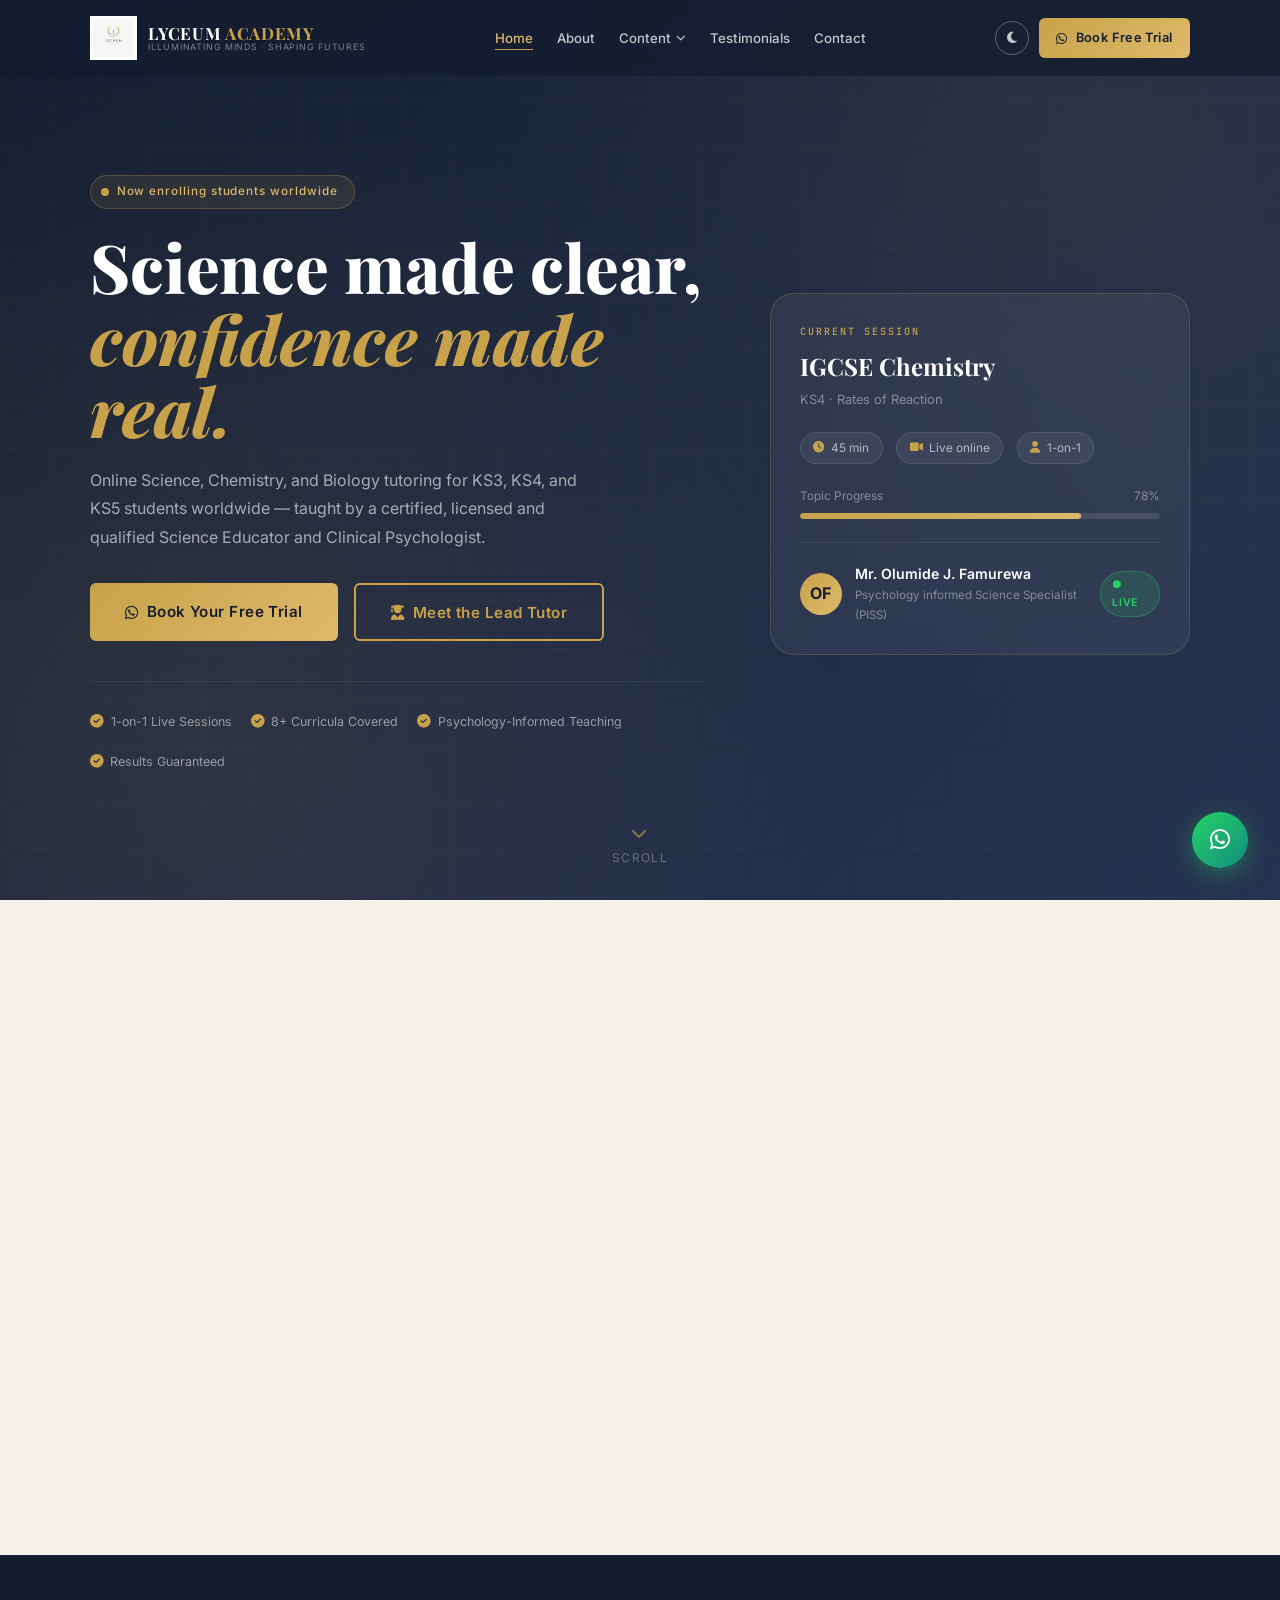
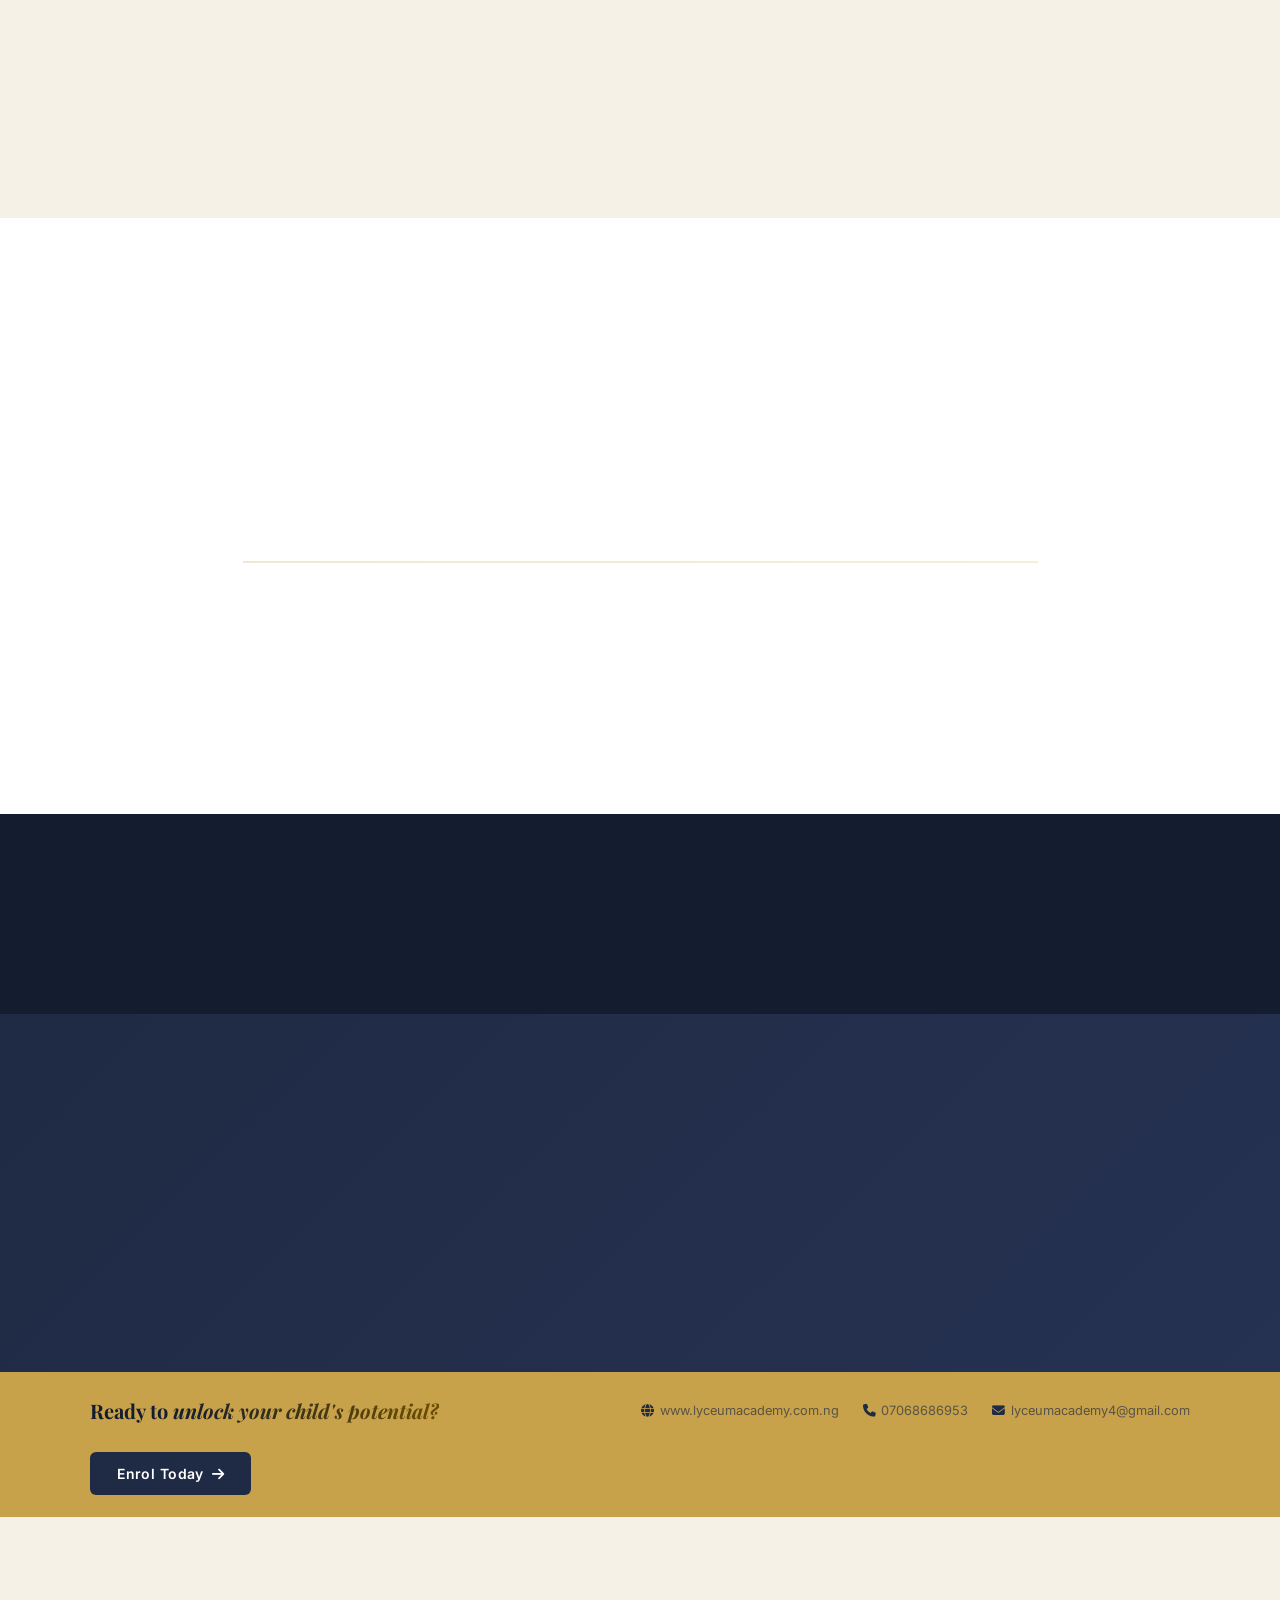
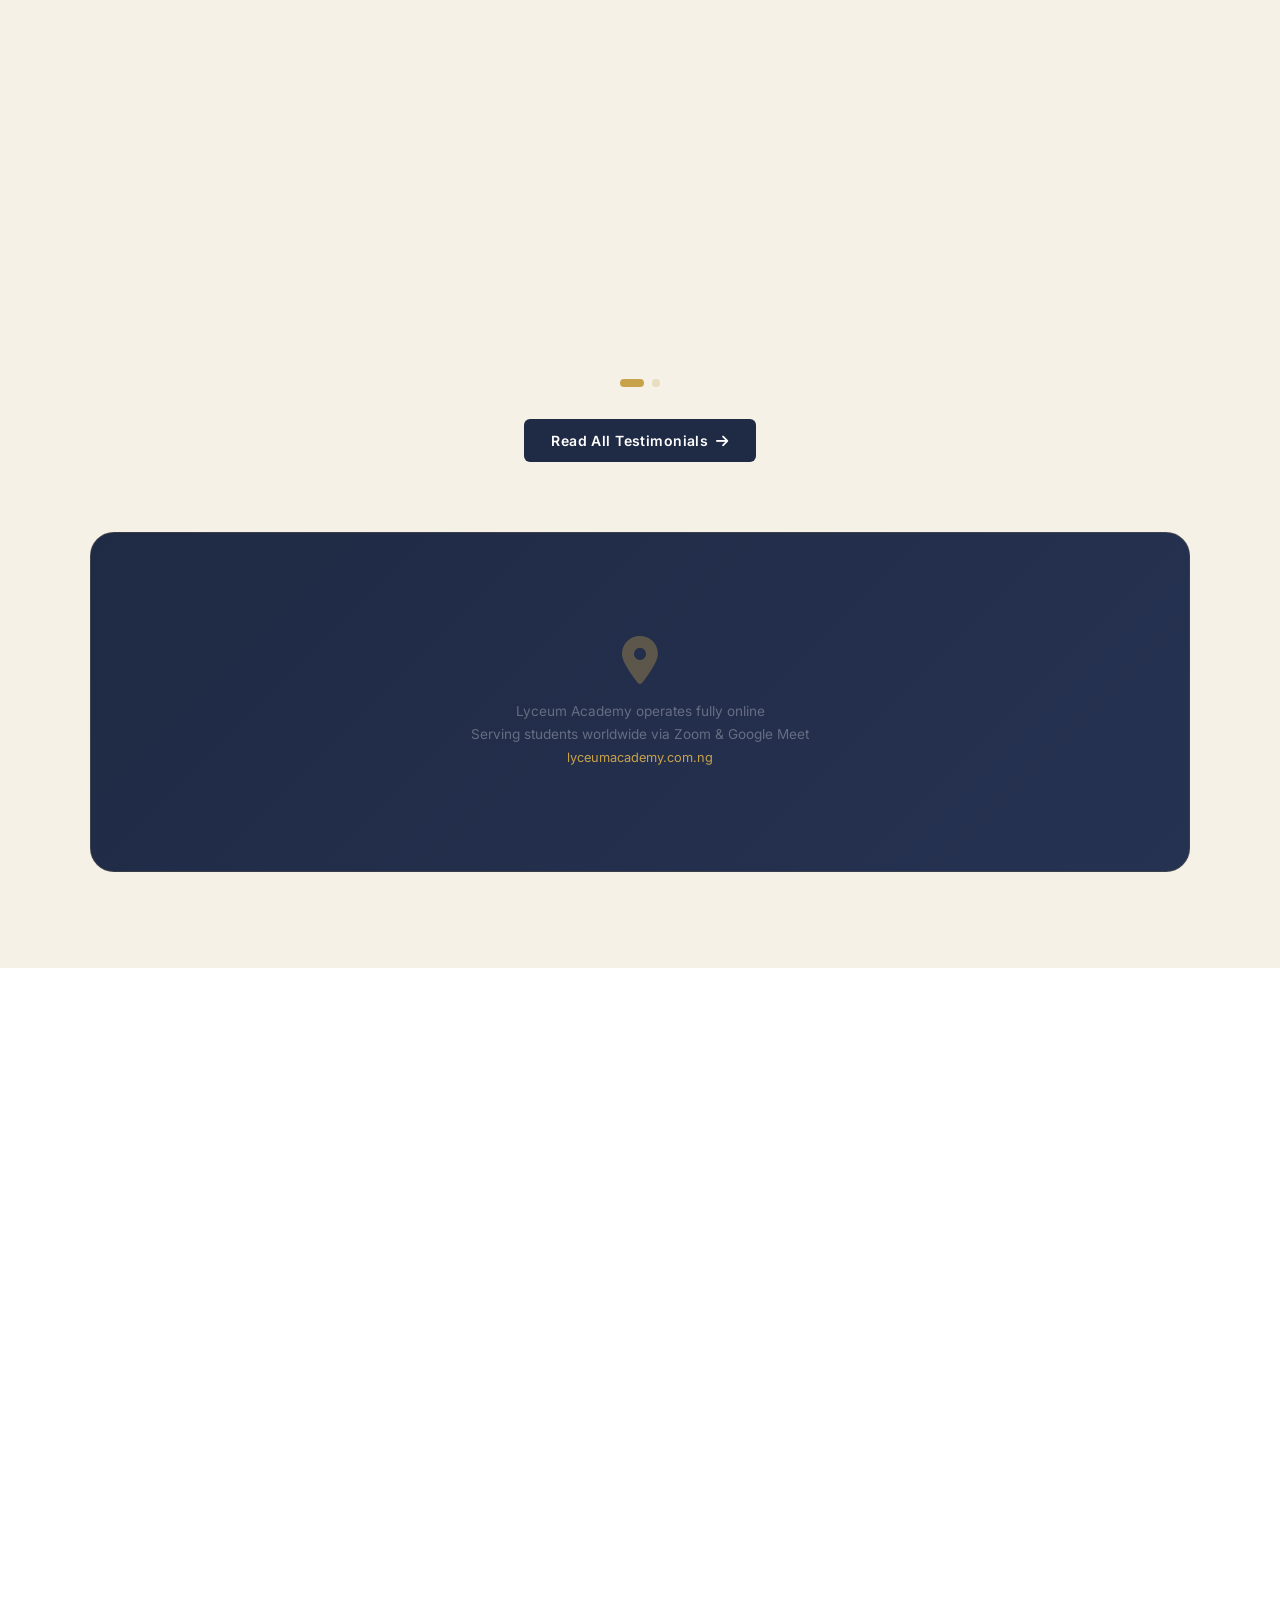
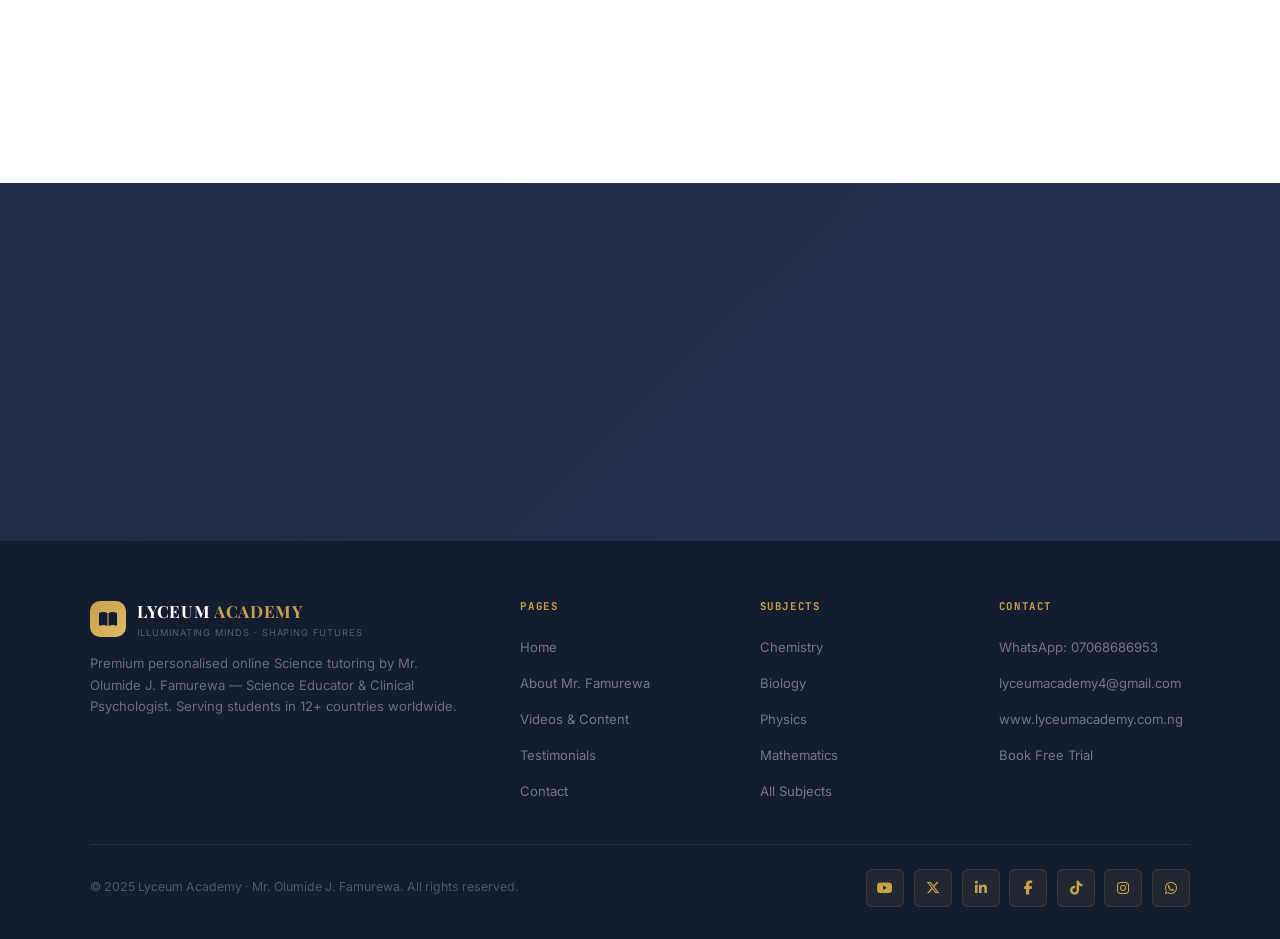
<file: index.html>
<!DOCTYPE html>
<html lang="en" data-theme="light">
<head>
<meta charset="UTF-8"/>
<meta name="viewport" content="width=device-width,initial-scale=1.0"/>
<link rel="icon" type="image/png" href="/favicon.png"/>
  <title>Lyceum Academy | Mr. Olumide J. Famurewa – Science Educator & Clinical Psychologist</title>
<meta name="description" content="Lyceum Academy – Premium online Science tutoring by Mr. Olumide J. Famurewa, Science Educator and Clinical Psychologist. Chemistry, Biology, and more for students worldwide."/>
<meta name="keywords" content="Lyceum Academy, Olumide Famurewa, online tutoring, chemistry, biology, IGCSE, WAEC, clinical psychologist, science educator"/>
<meta property="og:title" content="Lyceum Academy | Where Every Child Thrives Academically"/>
<meta property="og:description" content="Expert 1-on-1 Science tutoring by a qualified Educator & Clinical Psychologist. 8+ international curricula. Free trial available."/>
<meta property="og:type" content="website"/>

<!-- Fonts -->
<link rel="preconnect" href="https://fonts.googleapis.com"/>
<link rel="preconnect" href="https://fonts.gstatic.com" crossorigin/>
<link href="https://fonts.googleapis.com/css2?family=Playfair+Display:ital,wght@0,400;0,600;0,700;0,800;1,400;1,700&family=Inter:wght@300;400;500;600;700&family=JetBrains+Mono:wght@400;500&display=swap" rel="stylesheet"/>
<link rel="stylesheet" href="https://cdnjs.cloudflare.com/ajax/libs/font-awesome/6.5.0/css/all.min.css"/>

<link rel="stylesheet" href="/lyceum.css" />
</style>
</head>
<body>

<!-- ============================================================ LOADER ============================================================ -->
<div id="loader">
  <div class="loader-ring"></div>
  <div class="loader-logo">
    <img src="/logo.jpg" alt="Lyceum Academy" />
  </div>
  <div class="loader-text">LYCEUM <span>ACADEMY</span></div>
  <div class="loader-sub">Illuminating Minds · Shaping Futures</div>
</div>


<!-- ============================================================ NAVBAR ============================================================ -->
<nav id="navbar">
  <div class="wrap">
    <div class="nav-inner">
      <div class="nav-logo" onclick="nav('home')">
        <img src="/logo.jpg" alt="Lyceum Academy" class="logo-img"/>
        <div class="logo-words">
          <span class="logo-name">LYCEUM <span style="color:var(--gold)">ACADEMY</span></span>
          <span class="logo-tag">Illuminating Minds · Shaping Futures</span>
        </div>
      </div>

      <ul class="nav-links">
        <li id="nl-home"   class="active"><a href="#" onclick="nav('home');return false">Home</a></li>
        <li id="nl-about"><a href="#" onclick="nav('about');return false">About</a></li>
        <li class="dd" id="nl-content">
          <a href="#" onclick="nav('content');return false">Content <i class="fas fa-chevron-down" style="font-size:.6rem"></i></a>
          <div class="dd-menu">
            <a onclick="nav('content');scrollTo('vids-sec')"><i class="fab fa-youtube"></i>YouTube Videos</a>
            <a onclick="nav('content');scrollTo('blog-sec')"><i class="fas fa-pen-nib"></i>Blog Articles</a>
            <a onclick="nav('content');scrollTo('social-sec')"><i class="fas fa-share-nodes"></i>Social Media</a>
          </div>
        </li>
        <li id="nl-trust"><a href="#" onclick="nav('trust');return false">Testimonials</a></li>
        <li id="nl-contact"><a href="#" onclick="nav('contact');return false">Contact</a></li>
      </ul>

      <div class="nav-right">
        <button id="theme-btn" aria-label="Toggle theme"><i class="fas fa-moon"></i></button>
        <a href="https://wa.me/2347068686953?text=Hello%2C%20I'd%20like%20to%20book%20a%20free%20trial%20at%20Lyceum%20Academy." target="_blank" rel="noopener" class="btn btn-gold btn-sm">
          <i class="fab fa-whatsapp"></i> Book Free Trial
        </a>
        <button id="hbg" aria-label="Open menu"><span></span><span></span><span></span></button>
      </div>
    </div>
  </div>
</nav>

<!-- Mobile Nav -->
<div id="mnav" role="dialog" aria-label="Navigation menu">
  <button id="mnav-close" onclick="closeNav()" aria-label="Close menu"><i class="fas fa-times"></i></button>
  <button onclick="nav('home');closeNav()"><i class="fas fa-home" style="font-size:1.1rem;color:var(--gold)"></i>Home</button>
  <button onclick="nav('about');closeNav()"><i class="fas fa-user-graduate" style="font-size:1.1rem;color:var(--gold)"></i>About</button>
  <button onclick="nav('content');closeNav()"><i class="fab fa-youtube" style="font-size:1.1rem;color:var(--gold)"></i>Videos & Content</button>
  <button onclick="nav('trust');closeNav()"><i class="fas fa-star" style="font-size:1.1rem;color:var(--gold)"></i>Testimonials</button>
  <button onclick="nav('contact');closeNav()"><i class="fas fa-envelope" style="font-size:1.1rem;color:var(--gold)"></i>Contact</button>
  <a href="https://wa.me/2347068686953?text=Hello%2C%20I'd%20like%20to%20book%20a%20free%20trial%20at%20Lyceum%20Academy." target="_blank" rel="noopener" class="mnav-wa"><i class="fab fa-whatsapp"></i> Book Free Trial</a>
</div>

<!-- ================================================================ PAGE 1 — HOME ================================================================ -->
<div class="page active" id="page-home">

  <section class="hero" id="home">
    <div class="wrap">
      <div class="hero-grid">
        <div data-aos>
          <div class="live-pill"><div class="live-dot"></div><span class="live-text">Now enrolling students worldwide</span></div>
          <h1 class="hero-h1">Science made clear,<em>confidence made real.</em></h1>
          <p class="hero-p">Online Science, Chemistry, and Biology tutoring for KS3, KS4, and KS5 students worldwide — taught by a certified, licensed and qualified Science Educator and Clinical Psychologist.</p>
          <div class="hero-btns">
            <a href="https://wa.me/2347068686953?text=Hello%2C%20I'd%20like%20to%20book%20a%20free%20trial." target="_blank" rel="noopener" class="btn btn-gold btn-lg"><i class="fab fa-whatsapp"></i> Book Your Free Trial</a>
            <button onclick="nav('about')" class="btn btn-outline btn-lg"><i class="fas fa-user-graduate"></i> Meet the Lead Tutor</button>
          </div>
          <div class="hero-trust">
            <div class="trust-item"><i class="fas fa-check-circle"></i>1-on-1 Live Sessions</div>
            <div class="trust-item"><i class="fas fa-check-circle"></i>8+ Curricula Covered</div>
            <div class="trust-item"><i class="fas fa-check-circle"></i>Psychology-Informed Teaching</div>
            <div class="trust-item"><i class="fas fa-check-circle"></i>Results Guaranteed</div>
          </div>
        </div>
        <div data-aos="right" style="transition-delay:.15s">
          <div class="sess-card">
            <p class="sess-lbl">Current Session</p>
            <h2 class="sess-title">IGCSE Chemistry</h2>
            <p class="sess-topic">KS4 · Rates of Reaction</p>
            <div class="sess-meta">
              <div class="chip"><i class="fas fa-clock"></i>45 min</div>
              <div class="chip"><i class="fas fa-video"></i>Live online</div>
              <div class="chip"><i class="fas fa-user"></i>1-on-1</div>
            </div>
            <div style="margin-bottom:1.4rem">
              <div class="prog-lbl"><span>Topic Progress</span><span id="prog-pct">78%</span></div>
              <div class="prog-bar"><div class="prog-fill" id="prog-fill"></div></div>
            </div>
              <div class="tutor-row">
              <div class="t-av">OF</div>
              <div><div class="t-name">Mr. Olumide J. Famurewa</div><div class="t-cred">Psychology informed Science Specialist (PISS)</div></div>
              <div class="badge-live">● LIVE</div>
            </div>
          </div>
        </div>
      </div>
    </div>
    <div class="scroll-hint"><i class="fas fa-chevron-down"></i><span>Scroll</span></div>
  </section>
  <section class="sec ages-sec">
    <div class="wrap">
      <div class="tc" data-aos><span class="eyebrow">Who We Teach</span><h2 class="h-sec">Ages & Levels <em>We Teach</em></h2><div class="rule"></div><p class="sub-sec">Every session is paced to your child's exact level and learning style — from early curiosity to exam excellence.</p></div>
      <div class="ages-grid">
        <div class="age-card" data-aos><div class="age-num">3–5</div><div class="age-lbl">Years Old</div><div class="age-lvl">Early Years</div><div class="age-desc">Foundation numeracy, literacy, phonics, creative art, and curiosity-led science exploration</div></div>
        <div class="age-card" data-aos style="transition-delay:.1s"><div class="age-num">6–10</div><div class="age-lbl">Years Old</div><div class="age-lvl">Upper and Lower Primary</div><div class="age-desc">Key Stage 1–2, Grade 1–5 · STEM fundamentals, life & earth sciences</div></div>
        <div class="age-card" data-aos style="transition-delay:.2s"><div class="age-num">11–13</div><div class="age-lbl">Years Old</div><div class="age-lvl">Lower Secondary</div><div class="age-desc">KS3 · English, Mathematics, Sciences, Computing, and foreign languages</div></div>
        <div class="age-card" data-aos style="transition-delay:.3s"><div class="age-num">14–18</div><div class="age-lbl">Years Old</div><div class="age-lvl">Upper Secondary/sixth form</div><div class="age-desc">KS4 + KS5: GCSE, IGCSE, WAEC, NECO, UTME, A-level, IB Diploma, SAT, AP</div></div>
      </div>
    </div>
  </section>

  <!-- Curriculum -->
  <section class="sec curr-sec">
    <div class="wrap">
      <div class="tc white-sec" data-aos><span class="eyebrow">Global Reach</span><h2 class="h-sec">International Curricula <em>We Cover</em></h2><div class="rule" style="margin-left:auto;margin-right:auto"></div><p class="sub-sec" style="margin-left:auto;margin-right:auto">We teach 8+ international curricula so your child is covered wherever you are in the world.</p></div>
      <div class="curr-pills" data-aos style="transition-delay:.1s">
        <div class="c-pill"><span class="c-flag">🇳🇬</span><div><div class="c-name">Nigerian</div><div class="c-code">WAEC / NECO / UTME / School of Nursing</div></div></div>
        <div class="c-pill"><span class="c-flag">🇬🇧</span><div><div class="c-name">British</div><div class="c-code">Cambridge / IGCSE</div></div></div>
        <div class="c-pill"><span class="c-flag">🇺🇸</span><div><div class="c-name">American</div><div class="c-code">Common Core / SAT</div></div></div>
        <div class="c-pill"><span class="c-flag">🇨🇦</span><div><div class="c-name">Canadian</div><div class="c-code">Provincial Curriculum</div></div></div>
        <div class="c-pill"><span class="c-flag">🇦🇺</span><div><div class="c-name">Australian</div><div class="c-code">ACARA</div></div></div>
        <div class="c-pill"><span class="c-flag">🇮🇪</span><div><div class="c-name">Irish</div><div class="c-code">Junior Certificate</div></div></div>
        <div class="c-pill"><span class="c-flag">🇿🇦</span><div><div class="c-name">South African</div><div class="c-code">CAPS</div></div></div>
        <div class="c-pill"><span class="c-flag">🇬🇭</span><div><div class="c-name">Ghanaian</div><div class="c-code">BECE / WASSCE</div></div></div>
      </div>
    </div>
  </section>

  <!-- Subjects -->
  <section class="sec subj-sec">
    <div class="wrap">
      <div class="tc white-sec" data-aos><span class="eyebrow">What We Teach</span><h2 class="h-sec" style="color:#fff">Subjects <em>Offered</em></h2><div class="rule" style="margin-left:auto;margin-right:auto"></div></div>
      <div class="subj-cloud" data-aos style="transition-delay:.1s">
        <div class="s-pill ft"><i class="fas fa-flask"></i>Science</div>
        <div class="s-pill ft"><i class="fas fa-brain"></i>Psychology</div>
        <div class="s-pill"><i class="fas fa-vial"></i>Chemistry</div>
        <div class="s-pill"><i class="fas fa-dna"></i>Biology</div>
        <div class="s-pill"><i class="fas fa-atom"></i>Physics</div>
        <div class="s-pill"><i class="fas fa-square-root-variable"></i>Mathematics</div>
        <div class="s-pill"><i class="fas fa-book-open"></i>English Language</div>
        <div class="s-pill"><i class="fas fa-feather-pointed"></i>Literature</div>
        <div class="s-pill"><i class="fas fa-chart-line"></i>Economics</div>
        <div class="s-pill"><i class="fas fa-language"></i>French</div>
        <div class="s-pill"><i class="fas fa-laptop-code"></i>ICT / Coding</div>
        <div class="s-pill"><i class="fas fa-pen-nib"></i>Creative Writing</div>
        <div class="s-pill"><i class="fas fa-spell-check"></i>Phonics</div>
        <div class="s-pill"><i class="fas fa-graduation-cap"></i>Exam Preparation</div>
      </div>

    </div>
  </section>

  <!-- Why -->
  <section class="sec why-sec">
    <div class="wrap">
      <div class="tc" data-aos><span class="eyebrow">Our Advantage</span><h2 class="h-sec">Why Parents <em>Choose Lyceum</em></h2><div class="rule"></div></div>
      <div class="why-grid" data-aos style="transition-delay:.1s">
        <div class="why-card"><div class="why-ico"><i class="fas fa-user-graduate"></i></div><h3>Qualified Tutors</h3><p>certified and qualified tutors with verified teaching experience</p></div>
        <div class="why-card"><div class="why-ico"><i class="fas fa-brain"></i></div><h3>Psychology-Based Teaching</h3><p>unique integration of educational and clinical psychology principles- improving memory retention, managing exam anxiety, and building lasting confidence</p></div>
        <div class="why-card"><div class="why-ico"><i class="fas fa-globe"></i></div><h3>Global Curriculum</h3><p>We teach 8+ international curricula, so your child is fully covered regardless of school system or country of residence.</p></div>
        <div class="why-card"><div class="why-ico"><i class="fas fa-chart-line"></i></div><h3>Progress Reports</h3><p>Parents receive regular detailed reports tracking academic growth and areas for improvement — full transparency, always.</p></div>
        <div class="why-card"><div class="why-ico"><i class="fas fa-calendar-alt"></i></div><h3>Flexible Scheduling</h3><p>Sessions available 7 days a week, morning to evening — built around your family's routine, not the other way around.</p></div>
        <div class="why-card"><div class="why-ico"><i class="fas fa-shield-alt"></i></div><h3>Safe Online Space</h3><p>Secure, supervised live video sessions from the comfort of your home. Full parental visibility and safeguarding at all times.</p></div>
      </div>
    </div>
  </section>

  <!-- Process -->
  <section class="sec proc-sec">
    <div class="wrap">
      <div class="tc" data-aos><span class="eyebrow">Simple Steps</span><h2 class="h-sec">How It <em>Works</em></h2><div class="rule"></div><p class="sub-sec">From first contact to measurable results — four clear steps.</p></div>
      <div class="proc-grid">
        <div class="p-step" data-aos><div class="p-num">1</div><div class="p-title">Book a Free Trial</div><p class="p-desc">Reserve a 20-minute introductory session at absolutely no cost. No commitment, no pressure.</p></div>
        <div class="p-step" data-aos style="transition-delay:.1s"><div class="p-num">2</div><div class="p-title">We Assess Your Needs</div><p class="p-desc">We identify exactly where your child is struggling and create a personalised psychology-informed learning plan.</p></div>
        <div class="p-step" data-aos style="transition-delay:.2s"><div class="p-num">3</div><div class="p-title">Sessions Begin</div><p class="p-desc">Weekly 1-on-1 live sessions via Zoom or Google Meet, paced to your child's level and learning style.</p></div>
        <div class="p-step" data-aos style="transition-delay:.3s"><div class="p-num">4</div><div class="p-title">Watch Results Grow</div><p class="p-desc">Track progress through improved confidence, better grades, and detailed parent reports every step of the way.</p></div>
      </div>
    </div>
  </section>

  <!-- Stats -->
  <section class="stats-bar">
    <div class="wrap">
      <div class="stats-row">
        <div class="stat-it" data-aos><div class="stat-n"><span class="ctr" data-t="10">0</span><span>+</span></div><div class="stat-l">Years Teaching</div></div>
        <div class="stat-it" data-aos style="transition-delay:.1s"><div class="stat-n"><span class="ctr" data-t="500">0</span><span>+</span></div><div class="stat-l">Students Tutored</div></div>
        <div class="stat-it" data-aos style="transition-delay:.2s"><div class="stat-n"><span class="ctr" data-t="97">0</span><span>%</span></div><div class="stat-l">Parent Satisfaction</div></div>
        <div class="stat-it" data-aos style="transition-delay:.3s"><div class="stat-n"><span class="ctr" data-t="12">0</span><span>+</span></div><div class="stat-l">Countries Reached</div></div>
      </div>
    </div>
  </section>

  <!-- Free Trial -->
  <section class="trial-sec">
    <div class="wrap">
      <div class="trial-box" data-aos="zoom">
        <div class="trial-badge"><div class="trial-free">FREE</div><div class="trial-lbl">Trial Session</div></div>
        <div class="trial-txt"><h3>Book a Free Assessment Today</h3><p>Experience Lyceum Academy risk-free. Our first session includes a complimentary assessment to understand your child's level and learning goals — absolutely no obligation.</p></div>
        <div class="trial-acts">
          <a href="https://wa.me/2347068686953?text=Hello%2C%20I'd%20like%20to%20book%20a%20free%20assessment." target="_blank" rel="noopener" class="btn btn-gold btn-lg"><i class="fab fa-whatsapp"></i>Book via WhatsApp</a>
          <a href="mailto:lyceumacademy4@gmail.com?subject=Free Trial Request" class="btn btn-outline"><i class="fas fa-envelope"></i>Send Email</a>
        </div>
      </div>
    </div>
  </section>

  <!-- Gold strip -->
  <div class="gold-strip">
    <div class="wrap"><div class="strip-inner">
      <div class="strip-text">Ready to <em>unlock your child's potential?</em></div>
      <div class="strip-meta">
        <span><i class="fas fa-globe"></i>www.lyceumacademy.com.ng</span>
        <span><i class="fas fa-phone"></i>07068686953</span>
        <span><i class="fas fa-envelope"></i>lyceumacademy4@gmail.com</span>
      </div>
      <button onclick="nav('contact')" class="btn btn-navy">Enrol Today <i class="fas fa-arrow-right"></i></button>
    </div></div>
  </div>

  <!-- Home Testimonials -->
  <section class="sec htesti-sec">
    <div class="wrap">
      <div class="tc" data-aos><span class="eyebrow">What Parents Say</span><h2 class="h-sec">Results That <em>Speak</em> for Themselves</h2><div class="rule"></div></div>
      <div class="testi-wrap" data-aos style="transition-delay:.1s">
        <div class="testi-track" id="htt">
          <div class="t-card"><div class="stars">★★★★★</div><p class="t-quote">"My daughter went from failing Chemistry to a B+ in just three months. The sessions are engaging and my daughter actually looks forward to them. Worth every penny."</p><div class="t-author"><div class="t-ava">AM</div><div><div class="t-nm">Mrs. Adaeze Mba</div><div class="t-rl">Parent · Lagos, Nigeria 🇳🇬</div></div></div></div>
          <div class="t-card"><div class="stars">★★★★★</div><p class="t-quote">"We relocated from the UK to Canada and worried about the curriculum change. Lyceum handled both IGCSE and the Canadian curriculum seamlessly. Outstanding flexibility."</p><div class="t-author"><div class="t-ava">DK</div><div><div class="t-nm">Mr. David Kolade</div><div class="t-rl">Parent · Ontario, Canada 🇨🇦</div></div></div></div>
          <div class="t-card"><div class="stars">★★★★★</div><p class="t-quote">"The progress reports are incredibly detailed. I know exactly what my son covered each week. No other tutor has given us this level of transparency and accountability."</p><div class="t-author"><div class="t-ava">FO</div><div><div class="t-nm">Mrs. Folake Ogundimu</div><div class="t-rl">Parent · Abuja, Nigeria 🇳🇬</div></div></div></div>
          <div class="t-card"><div class="stars">★★★★★</div><p class="t-quote">"My son was preparing for WAEC and struggling with Biology. After eight sessions, he scored an A1. The tutor's patience and depth of knowledge are exceptional."</p><div class="t-author"><div class="t-ava">TJ</div><div><div class="t-nm">Mr. Taiwo James</div><div class="t-rl">Parent · Port Harcourt, Nigeria 🇳🇬</div></div></div></div>
        </div>
      </div>
      <div class="t-dots" id="htd"></div>
      <div class="tc" style="margin-top:2rem"><button onclick="nav('trust')" class="btn btn-navy">Read All Testimonials <i class="fas fa-arrow-right"></i></button></div>
    </div>
  </section>

</div><!-- /page-home -->

<!-- ================================================================ PAGE 2 — ABOUT ================================================================ -->
<div class="page" id="page-about">

  <!-- About Hero -->
  <section class="about-hero">
    <div class="wrap">
      <div class="about-hero-grid">
        <!-- Portrait -->
        <div class="portrait-frame" data-aos="left">
          <div class="portrait-deco portrait-deco-1"></div>
          <div class="portrait-deco portrait-deco-2"></div>
          <div class="portrait-wrap">
            <!-- Replace with: <img src="assets/tutor.jpg" alt="Mr. Olumide J. Famurewa" class="portrait-img"/> -->
            <div class="portrait-placeholder">
              <div class="p-icon-wrap"><i class="fas fa-user-tie"></i></div>
              <p class="p-hint">Add portrait here<br>assets/tutor.jpg<br>Recommended: 600×800px</p>
            </div>
            <div class="portrait-badge">
              <div class="pb-title">Psychology informed Science Specialist (PISS)</div>
              <div class="pb-name">Mr. Olumide J. Famurewa</div>
            </div>
          </div>
        </div>
        <!-- Text -->
        <div class="about-hero-text" data-aos="right" style="transition-delay:.15s">
          <span class="eyebrow">Founder & Lead Tutor</span>
          <h1 class="about-hero-h">Mr. Olumide J.<em>Famurewa</em></h1>
          <div class="about-hero-titles">
            <span class="a-pill">Science Educator</span>
            <span class="a-pill">Clinical Psychologist</span>
            <span class="a-pill">Founder, Lyceum Academy</span>
            <span class="a-pill">International Curriculum Specialist</span>
          </div>
          <p class="about-hero-bio">A distinguished Science Educator and Clinical Psychologist with over a decade of experience helping students achieve academic excellence. He specializes in Chemistry and Biology education while integrating psychology-informed teaching methods that improve student confidence, motivation, memory retention, and examination performance.</p>
          <div class="hero-btns">
            <a href="https://wa.me/2347068686953?text=Hello%20Mr.%20Famurewa%2C%20I'd%20like%20to%20book%20a%20session." target="_blank" rel="noopener" class="btn btn-gold btn-lg"><i class="fab fa-whatsapp"></i>Book a Session</a>
            <button onclick="document.getElementById('bio-sec').scrollIntoView({behavior:'smooth'})" class="btn btn-outline btn-lg"><i class="fas fa-arrow-down"></i>Read Full Bio</button>
          </div>
          <div class="about-hi">
            <div><div class="ahi-num">10<em>+</em></div><div class="ahi-lbl">Years Teaching</div></div>
            <div><div class="ahi-num">500<em>+</em></div><div class="ahi-lbl">Students Taught</div></div>
            <div><div class="ahi-num">8<em>+</em></div><div class="ahi-lbl">Curricula Covered</div></div>
            <div><div class="ahi-num">12<em>+</em></div><div class="ahi-lbl">Countries Reached</div></div>
          </div>
        </div>
      </div>
    </div>
  </section>

  <!-- Biography -->
  <section class="sec bio-sec" id="bio-sec">
    <div class="wrap">
      <div class="bio-grid">
        <div class="bio-body" data-aos>
          <span class="eyebrow">Full Biography</span>
          <h2 class="h-sec">The Story Behind <em>Lyceum Academy</em></h2>
          <div class="rule"></div>
          <p>Olumide J. Famurewa is a distinguished Science Educator and Clinical Psychologist with over a decade of experience helping students achieve academic excellence across multiple continents and curricula.</p>
          <p>Currently serving as a full time lecturer in the Department of Psychology, University of Ilesa, Ilesa and as a Clinical Psychologist at the State Specialist Hospital, Osogbo on a per time basis.</p>
          <p>As the founder of Lyceum Academy, he has successfully taught students from across the globe — including British (IGCSE/Cambridge), Nigerian (WAEC/NECO), American (SAT/Common Core), Canadian, Australian, Irish, South African, and Ghanaian curricula — making Lyceum one of the most internationally versatile tutoring platforms available.</p>
          <p>His unique approach fuses scientific expertise with psychological principles — enabling learners to understand difficult concepts, overcome exam anxiety, build lasting confidence, and achieve outstanding academic results. Students don't just pass exams under his guidance; they develop a genuine love for learning.</p>
          <div class="highlights-list">
            <div class="hl-item"><i class="fas fa-check-circle"></i>Over 10 years of teaching experience in Science subjects</div>
            <div class="hl-item"><i class="fas fa-check-circle"></i>Lecturer at the Department of Psychology, University of Ilesa, Ilesa</div>
            <div class="hl-item"><i class="fas fa-check-circle"></i>Clinical Psychologist at State Specialist Hospital, Osogbo</div>
            <div class="hl-item"><i class="fas fa-check-circle"></i>Founder and Lead Tutor at Lyceum Academy</div>
            <div class="hl-item"><i class="fas fa-check-circle"></i>Specialist in Chemistry and Biology education</div>
            <div class="hl-item"><i class="fas fa-check-circle"></i>Psychology-informed learning strategies & exam coaching</div>
            <div class="hl-item"><i class="fas fa-check-circle"></i>International curriculum experience across 8+ systems</div>
            <div class="hl-item"><i class="fas fa-check-circle"></i>Online and one-on-one tutoring specialist</div>
          </div>
        </div>
        <!-- Philosophy card -->
        <div data-aos="right" style="transition-delay:.15s">
          <div class="phil-card">
            <div class="phil-q">"</div>
            <p class="phil-text">"I believe every student can excel when complex concepts are explained clearly and learning is tailored to their individual needs. My goal is not only to help students pass examinations but to develop confidence, critical thinking, and a lifelong love for learning."</p>
            <div class="phil-sig">
              <div class="phil-av">OF</div>
              <div>
                <div class="phil-nm">Mr. Olumide J. Famurewa</div>
                <div class="phil-ttl">Science Educator & Clinical Psychologist</div>
              </div>
            </div>
          </div>
          <div style="margin-top:1.5rem;display:flex;flex-direction:column;gap:1rem">
            <div class="why-card" style="padding:1.4rem 1.5rem">
              <div style="display:flex;align-items:center;gap:.75rem;margin-bottom:.5rem">
                <div class="why-ico" style="width:40px;height:40px;font-size:1.05rem;margin-bottom:0"><i class="fas fa-brain"></i></div>
                <strong style="font-size:.92rem">Psychology-Informed Teaching</strong>
              </div>
              <p style="font-size:.82rem;color:var(--text-light)">Uses evidence-based psychological techniques to improve memory consolidation, reduce anxiety, and maximise academic performance.</p>
            </div>
            <div class="why-card" style="padding:1.4rem 1.5rem">
              <div style="display:flex;align-items:center;gap:.75rem;margin-bottom:.5rem">
                <div class="why-ico" style="width:40px;height:40px;font-size:1.05rem;margin-bottom:0"><i class="fas fa-globe"></i></div>
                <strong style="font-size:.92rem">International Educator</strong>
              </div>
              <p style="font-size:.82rem;color:var(--text-light)">Delivered lessons to students in Nigeria, UK, Canada, Australia, Ireland, South Africa, Ghana, and the USA.</p>
            </div>
          </div>
        </div>
      </div>
    </div>
  </section>

  <!-- Credentials -->
  <section class="sec creds-sec">
    <div class="wrap">
      <div class="tc" data-aos><span class="eyebrow">Academic Background</span><h2 class="h-sec">Qualifications &amp; <em>Credentials</em></h2><div class="rule"></div></div>
      <div class="creds-grid" style="margin-top:1rem">
        <div class="cred-col" data-aos>
          <h3>Education & Licences</h3>
          <div class="cred-item"><span class="cred-yr">Active</span><div><div class="cred-h4">Lecturer</div><div class="cred-p">Department of Psychology, University of Ilesa, Ilesa, Nigeria</div></div></div>
          <div class="cred-item"><span class="cred-yr">Active</span><div><div class="cred-h4">Clinical Psychologist</div><div class="cred-p">Practising Clinical Psychologist · State Specialist Hospital, Osogbo, Nigeria</div></div></div>
          <div class="cred-item"><span class="cred-yr">Active</span><div><div class="cred-h4">Science Education Specialist</div><div class="cred-p">Specialist in Chemistry & Biology with postgraduate-level qualifications in Science Education</div></div></div>
          <div class="cred-item"><span class="cred-yr">Active</span><div><div class="cred-h4">International Curriculum Tutor</div><div class="cred-p">Certified to teach across British, Nigerian, American, Canadian, Australian, Irish, South African & Ghanaian curricula</div></div></div>
          <div class="cred-item"><span class="cred-yr">Active</span><div><div class="cred-h4">Educational Consultant & Academic Performance Coach</div><div class="cred-p">Providing consultancy and academic coaching for students, schools, and educational institutions</div></div></div>
        </div>
        <div class="cred-col" data-aos="right">
          <h3>Areas of Specialisation</h3>
          <div style="margin-bottom:1.5rem">
            <div class="spec-badges">
              <span class="spec-b">Chemistry</span><span class="spec-b">Biology</span><span class="spec-b">Physics</span>
              <span class="spec-b">IGCSE Exam Prep</span><span class="spec-b">WAEC / NECO</span>
              <span class="spec-b">Memory Techniques</span><span class="spec-b">Exam Anxiety</span>
              <span class="spec-b">Study Skills</span><span class="spec-b">Critical Thinking</span>
              <span class="spec-b">Clinical Psychology</span><span class="spec-b">Educational Psychology</span>
              <span class="spec-b">Academic Coaching</span><span class="spec-b">1-on-1 Tutoring</span>
              <span class="spec-b">Curriculum Design</span>
            </div>
          </div>
          <h3 style="margin-top:2rem">Professional Memberships</h3>
          <div class="cred-item"><span class="cred-yr">Member</span><div><div class="cred-h4">Nigeria Psychological Association (NPA)</div><div class="cred-p">Member</div></div></div>
          <div class="cred-item"><span class="cred-yr">Member</span><div><div class="cred-h4">Nigeria Association of Clinical Psychologists (NACP)</div><div class="cred-p">Member</div></div></div>
          <div class="cred-item"><span class="cred-yr">Member</span><div><div class="cred-h4">Teachers Registration Council of Nigeria (TRCN)</div><div class="cred-p">Member</div></div></div>
          <div class="cred-item"><span class="cred-yr">Active</span><div><div class="cred-h4">Founder & Lead Tutor</div><div class="cred-p">Lyceum Academy · Online · Global</div></div></div>
        </div>
      </div>
    </div>
  </section>

  <!-- Timeline -->
  <section class="sec" style="background:var(--bg-alt);transition:background var(--tr)">
    <div class="wrap">
      <div data-aos><span class="eyebrow">Career Journey</span><h2 class="h-sec">The Path to <em>Lyceum Academy</em></h2><div class="rule"></div></div>
      <div style="display:grid;grid-template-columns:1fr 1fr;gap:3rem;margin-top:1rem">
        <div class="timeline" data-aos>
          <div class="tl-item"><div class="tl-dot"></div><div class="tl-year">PRESENT</div><div class="tl-role">Lecturer, Department of Psychology</div><div class="tl-org">UNILESA, Ilesa</div><div class="tl-desc">Lecturing in psychology at the University of Ilesa, mentoring undergraduates in educational and clinical psychology.</div></div>
          <div class="tl-item"><div class="tl-dot"></div><div class="tl-year">PRESENT</div><div class="tl-role">Clinical Psychologist</div><div class="tl-org">State Specialist Hospital, Osogbo</div><div class="tl-desc">Providing psychological assessment, counselling, and clinical intervention for patients across Osun State.</div></div>
          <div class="tl-item"><div class="tl-dot"></div><div class="tl-year">PRESENT</div><div class="tl-role">Founder & Lead Tutor</div><div class="tl-org">Lyceum Academy · Global (Online)</div><div class="tl-desc">Founded and scaled a premium international online tutoring platform reaching students in 12+ countries across 8+ curricula.</div></div>
          <div class="tl-item"><div class="tl-dot"></div><div class="tl-year">ONGOING</div><div class="tl-role">International Science Educator</div><div class="tl-org">Multiple Institutions · UK, NG, USA, CA, AU</div><div class="tl-desc">Delivered Chemistry and Biology tutoring to secondary students across multiple countries and educational systems.</div></div>
        </div>
        <div class="timeline" data-aos="right" style="transition-delay:.15s">
          <div class="tl-item"><div class="tl-dot"></div><div class="tl-year">TRAINING</div><div class="tl-role">Clinical Psychology Training</div><div class="tl-org">Postgraduate Level · Nigeria</div><div class="tl-desc">Completed rigorous postgraduate training in clinical psychology from the prestigious Obafemi Awolowo University, Nigeria, specialising in childhood and adolescent psychology.</div></div>
          <div class="tl-item"><div class="tl-dot"></div><div class="tl-year">EARLY CAREER</div><div class="tl-role">Science Teacher</div><div class="tl-org">Secondary Schools · Nigeria</div><div class="tl-desc">Began teaching career in Nigerian secondary schools, developing the methodology that would later define Lyceum Academy.</div></div>
          <div class="tl-item"><div class="tl-dot"></div><div class="tl-year">FOUNDATION</div><div class="tl-role">Science Education Graduate</div><div class="tl-org">Post Graduate Diploma in Education, Nigeria</div><div class="tl-desc">Completed postgraduate studies in Science education at National Teachers’ Institute, establishing deep expertise in Chemistry and Biology.</div></div>
          <div class="tl-item"><div class="tl-dot"></div><div class="tl-year">FOUNDATION</div><div class="tl-role">Certified IGCSE and TRCN Tutor</div><div class="tl-org">British Curriculum · Nigeria</div><div class="tl-desc">Completed training in British curriculum and licensed as a qualified teacher.</div></div>
        </div>
      </div>
    </div>
  </section>

  <!-- About CTA -->
  <section class="trial-sec">
    <div class="wrap">
      <div class="trial-box" data-aos="zoom">
        <div class="trial-badge"><div class="trial-free">FREE</div><div class="trial-lbl">Assessment</div></div>
        <div class="trial-txt"><h3>Work Directly with Mr. Famurewa</h3><p>Book a free introductory session and experience the unique combination of expert Science teaching and psychology-informed learning strategies.</p></div>
        <div class="trial-acts">
          <a href="https://wa.me/2347068686953?text=Hello%20Mr.%20Famurewa%2C%20I'd%20like%20to%20book%20a%20free%20assessment." target="_blank" rel="noopener" class="btn btn-gold btn-lg"><i class="fab fa-whatsapp"></i>Book Free Session</a>
          <button onclick="nav('trust')" class="btn btn-outline">Read Student Reviews</button>
        </div>
      </div>
    </div>
  </section>

</div><!-- /page-about -->

<!-- ================================================================ PAGE 3 — CONTENT ================================================================ -->
<div class="page" id="page-content">

  <section class="content-hero">
    <div class="wrap" style="position:relative;z-index:1">
      <div class="tc white-sec" data-aos>
        <span class="eyebrow">Educational Resources</span>
        <h1 class="h-sec" style="color:#fff">Videos, Blog &amp; <em>Social Media</em></h1>
        <div class="rule" style="margin-left:auto;margin-right:auto"></div>
        <p class="sub-sec" style="margin-left:auto;margin-right:auto;color:rgba(255,255,255,.55)">Free educational content from Mr. Famurewa — Science tutorials, psychology-informed study strategies, and academic success insights.</p>
      </div>
    </div>
  </section>

  <!-- Videos -->
  <section class="sec vids-sec" id="vids-sec">
    <div class="wrap">
      <div data-aos><span class="eyebrow">YouTube Channel</span><h2 class="h-sec">Educational <em>Video Tutorials</em></h2><div class="rule"></div><p class="sub-sec">Free Science tutorials and study-skills videos. Subscribe to the Lyceum Academy YouTube channel for new content weekly.</p></div>
      <div class="vids-grid" style="margin-top:2.5rem" data-aos style="transition-delay:.1s">
        <div class="vid-card">
          <div class="vid-thumb">
            <!-- Replace VIDEO_ID with real YouTube IDs -->
            <iframe src="https://www.youtube.com/embed/dQw4w9WgXcQ" title="Balancing Chemical Equations Simplified" allowfullscreen loading="lazy"></iframe>
          </div>
          <div class="vid-info"><div class="vid-tag">Chemistry</div><div class="vid-title">Balancing Chemical Equations Simplified</div><div class="vid-meta">Lyceum Academy · KS4 / WAEC / IGCSE</div></div>
        </div>
        <div class="vid-card">
          <div class="vid-thumb">
            <iframe src="https://www.youtube.com/embed/dQw4w9WgXcQ" title="Number Shape System – Memory Techniques" allowfullscreen loading="lazy"></iframe>
          </div>
          <div class="vid-info"><div class="vid-tag">Study Skills</div><div class="vid-title">Remember Dates with the Number Shape System</div><div class="vid-meta">Lyceum Academy · Memory Techniques</div></div>
        </div>
        <div class="vid-card">
          <div class="vid-thumb">
            <iframe src="https://www.youtube.com/embed/dQw4w9WgXcQ" title="Study Skills and Memory Techniques" allowfullscreen loading="lazy"></iframe>
          </div>
          <div class="vid-info"><div class="vid-tag">Study Skills</div><div class="vid-title">Study Skills & Memory Techniques for Exam Success</div><div class="vid-meta">Lyceum Academy · Academic Psychology</div></div>
        </div>
        <div class="vid-card">
          <div class="vid-thumb">
            <iframe src="https://www.youtube.com/embed/dQw4w9WgXcQ" title="Chemistry Tutorial – Periodic Table" allowfullscreen loading="lazy"></iframe>
          </div>
          <div class="vid-info"><div class="vid-tag">Chemistry</div><div class="vid-title">The Periodic Table — Everything You Need to Know</div><div class="vid-meta">Lyceum Academy · IGCSE / WAEC / A-Level</div></div>
        </div>
        <div class="vid-card">
          <div class="vid-thumb">
            <iframe src="https://www.youtube.com/embed/dQw4w9WgXcQ" title="Biology Tutorial – Cell Division" allowfullscreen loading="lazy"></iframe>
          </div>
          <div class="vid-info"><div class="vid-tag">Biology</div><div class="vid-title">Cell Division: Mitosis vs Meiosis Explained Clearly</div><div class="vid-meta">Lyceum Academy · KS4 / IGCSE / WAEC</div></div>
        </div>
        <div class="vid-card">
          <div class="vid-thumb">
            <iframe src="https://www.youtube.com/embed/dQw4w9WgXcQ" title="Exam Anxiety Management" allowfullscreen loading="lazy"></iframe>
          </div>
          <div class="vid-info"><div class="vid-tag">Psychology</div><div class="vid-title">Managing Exam Anxiety — A Clinical Psychologist's Guide</div><div class="vid-meta">Lyceum Academy · Mr. O.J. Famurewa</div></div>
        </div>
      </div>
      <div class="tc" style="margin-top:2.5rem">
        <a href="https://youtube.com/@Lyceumacademy1" target="_blank" rel="noopener" class="btn btn-navy btn-lg"><i class="fab fa-youtube" style="color:#FF0000"></i>Subscribe on YouTube</a>
      </div>
    </div>
  </section>

  <!-- Blog -->
  <section class="sec blog-sec" id="blog-sec">
    <div class="wrap">
      <div class="tc" data-aos><span class="eyebrow">Psychology-Informed Learning</span><h2 class="h-sec">Blog &amp; <em>Articles</em></h2><div class="rule"></div><p class="sub-sec">Evidence-based insights on study psychology, memory, exam preparation, and academic success — by Mr. Famurewa.</p></div>
      <div class="blog-grid" style="margin-top:2.5rem" data-aos style="transition-delay:.1s">
        <div class="blog-card">
          <div class="blog-thumb"><div class="blog-thumb-icon"><i class="fas fa-brain"></i></div></div>
          <div class="blog-body">
            <div class="blog-cat">Study Psychology</div>
            <div class="blog-h">Boosting Student Confidence with Effective Study Techniques</div>
            <p class="blog-p">Discover how psychology-informed study strategies can transform a struggling student into a confident, self-directed learner — backed by clinical evidence.</p>
            <a href="#" class="blog-link" onclick="showToast('Full article coming soon!');return false">Read Article <i class="fas fa-arrow-right"></i></a>
          </div>
        </div>
        <div class="blog-card">
          <div class="blog-thumb"><div class="blog-thumb-icon"><i class="fas fa-memory"></i></div></div>
          <div class="blog-body">
            <div class="blog-cat">Memory & Learning</div>
            <div class="blog-h">Memory Improvement Strategies Every Student Must Know</div>
            <p class="blog-p">From spaced repetition to the Number Shape System — practical, clinically tested techniques for retaining complex Science content long-term.</p>
            <a href="#" class="blog-link" onclick="showToast('Full article coming soon!');return false">Read Article <i class="fas fa-arrow-right"></i></a>
          </div>
        </div>
        <div class="blog-card">
          <div class="blog-thumb"><div class="blog-thumb-icon"><i class="fas fa-heartbeat"></i></div></div>
          <div class="blog-body">
            <div class="blog-cat">Exam Wellbeing</div>
            <div class="blog-h">Exam Anxiety Management: A Clinical Psychologist's Guide</div>
            <p class="blog-p">Why do students freeze in exams even when they know the material? A clinical look at exam anxiety and the proven strategies to overcome it.</p>
            <a href="#" class="blog-link" onclick="showToast('Full article coming soon!');return false">Read Article <i class="fas fa-arrow-right"></i></a>
          </div>
        </div>
        <div class="blog-card">
          <div class="blog-thumb"><div class="blog-thumb-icon"><i class="fas fa-clock"></i></div></div>
          <div class="blog-body">
            <div class="blog-cat">Revision Techniques</div>
            <div class="blog-h">Effective Revision Techniques That Actually Work</div>
            <p class="blog-p">Active recall, mind mapping, and interleaving explained — and how to build a revision schedule your child will actually follow.</p>
            <a href="#" class="blog-link" onclick="showToast('Full article coming soon!');return false">Read Article <i class="fas fa-arrow-right"></i></a>
          </div>
        </div>
        <div class="blog-card">
          <div class="blog-thumb"><div class="blog-thumb-icon"><i class="fas fa-trophy"></i></div></div>
          <div class="blog-body">
            <div class="blog-cat">Academic Success</div>
            <div class="blog-h">The Psychology of Academic Success: What Top Students Do Differently</div>
            <p class="blog-p">Research shows top-performing students share specific psychological habits. Here's what they are and how to develop them deliberately.</p>
            <a href="#" class="blog-link" onclick="showToast('Full article coming soon!');return false">Read Article <i class="fas fa-arrow-right"></i></a>
          </div>
        </div>
        <div class="blog-card">
          <div class="blog-thumb"><div class="blog-thumb-icon"><i class="fas fa-flask"></i></div></div>
          <div class="blog-body">
            <div class="blog-cat">Science Education</div>
            <div class="blog-h">Why Students Struggle with Chemistry (And How to Fix It)</div>
            <p class="blog-p">The three most common reasons students find Chemistry hard — and the teaching methodology that reliably turns confusion into clarity.</p>
            <a href="#" class="blog-link" onclick="showToast('Full article coming soon!');return false">Read Article <i class="fas fa-arrow-right"></i></a>
          </div>
        </div>
      </div>
    </div>
  </section>

  <!-- Social -->
  <section class="social-sec" id="social-sec">
    <div class="wrap">
      <div class="tc white-sec" data-aos><span class="eyebrow">Stay Connected</span><h2 class="h-sec" style="color:#fff">Follow Lyceum <em>Academy</em></h2><div class="rule" style="margin-left:auto;margin-right:auto"></div><p class="sub-sec" style="margin-left:auto;margin-right:auto;color:rgba(255,255,255,.5)">Follow for free Science content, study tips, exam strategies, and student success stories.</p></div>
      <div class="social-grid" data-aos style="transition-delay:.1s">
        <a href="https://youtube.com/@Lyceumacademy1" target="_blank" rel="noopener" class="soc-card soc-yt"><div class="soc-ico"><i class="fab fa-youtube"></i></div><div class="soc-nm">YouTube</div><div class="soc-handle">@Lyceumacademy1</div></a>
        <a href="https://twitter.com/famurewaolumide" target="_blank" rel="noopener" class="soc-card soc-tw"><div class="soc-ico"><i class="fab fa-x-twitter"></i></div><div class="soc-nm">X (Twitter)</div><div class="soc-handle">@famurewaolumide</div></a>
        <a href="https://linkedin.com/in/olumide-famurewa" target="_blank" rel="noopener" class="soc-card soc-li"><div class="soc-ico"><i class="fab fa-linkedin-in"></i></div><div class="soc-nm">LinkedIn</div><div class="soc-handle">Olumide Famurewa</div></a>
        <a href="https://www.facebook.com/lyceumacademy" target="_blank" rel="noopener" class="soc-card soc-fb"><div class="soc-ico"><i class="fab fa-facebook-f"></i></div><div class="soc-nm">Facebook</div><div class="soc-handle">Lyceum Academy</div></a>
        <a href="https://wa.me/2347068686953" target="_blank" rel="noopener" class="soc-card soc-wa"><div class="soc-ico"><i class="fab fa-whatsapp"></i></div><div class="soc-nm">WhatsApp</div><div class="soc-handle">07068686953</div></a>
        <a href="https://tiktok.com/@lyceumacademy_2" target="_blank" rel="noopener" class="soc-card soc-tt"><div class="soc-ico"><i class="fab fa-tiktok"></i></div><div class="soc-nm">TikTok</div><div class="soc-handle">@lyceumacademy_2</div></a>
        <a href="https://instagram.com/famurewaolumide2056" target="_blank" rel="noopener" class="soc-card soc-ig"><div class="soc-ico"><i class="fab fa-instagram"></i></div><div class="soc-nm">Instagram</div><div class="soc-handle">famurewaolumide2056</div></a>
      </div>
    </div>
  </section>

</div><!-- /page-content -->

<!-- ================================================================ PAGE 4 — TRUST / TESTIMONIALS ================================================================ -->
<div class="page" id="page-trust">

  <section class="trust-hero">
    <div class="wrap" style="position:relative;z-index:1">
      <div class="tc white-sec" data-aos>
        <span class="eyebrow">Social Proof</span>
        <h1 class="h-sec" style="color:#fff">Trusted by Families <em>Worldwide</em></h1>
        <div class="rule" style="margin-left:auto;margin-right:auto"></div>
        <p class="sub-sec" style="margin-left:auto;margin-right:auto;color:rgba(255,255,255,.55)">Real results. Real families. Real transformations — across 12 countries and 8+ educational systems.</p>
      </div>
    </div>
  </section>

  <!-- Trust badges -->
  <section class="sec trust-badges">
    <div class="wrap">
      <div class="tc" data-aos><span class="eyebrow">Our Promise</span><h2 class="h-sec">What Sets Mr. Famurewa <em>Apart</em></h2><div class="rule"></div></div>
      <div class="trust-grid" data-aos style="transition-delay:.1s">
        <div class="tr-card"><div class="tr-ico"><i class="fas fa-user-graduate"></i></div><div class="tr-h">Professional Educator</div><p class="tr-p">Postgraduate-qualified Science educator with 10+ years of verified teaching experience across multiple countries.</p></div>
        <div class="tr-card"><div class="tr-ico"><i class="fas fa-brain"></i></div><div class="tr-h">Clinical Psychologist</div><p class="tr-p">Practising clinical psychologist who applies evidence-based psychological techniques directly into his teaching methodology.</p></div>
        <div class="tr-card"><div class="tr-ico"><i class="fas fa-globe"></i></div><div class="tr-h">International Experience</div><p class="tr-p">Taught students across 12+ countries, covering 8+ major international educational curricula from a single platform.</p></div>
        <div class="tr-card"><div class="tr-ico"><i class="fas fa-file-alt"></i></div><div class="tr-h">Personalised Learning Plans</div><p class="tr-p">Every student receives a bespoke learning plan built around their specific needs, learning style, and academic goals.</p></div>
        <div class="tr-card"><div class="tr-ico"><i class="fas fa-user"></i></div><div class="tr-h">One-on-One Tutoring</div><p class="tr-p">Fully personalised 1-on-1 sessions. Your child gets the tutor's undivided attention every session.</p></div>
        <div class="tr-card"><div class="tr-ico"><i class="fas fa-trophy"></i></div><div class="tr-h">Proven Student Success</div><p class="tr-p">Documented grade improvements across IGCSE, WAEC, A-Level, and SAT — from failing grades to distinctions.</p></div>
        <div class="tr-card"><div class="tr-ico"><i class="fas fa-atlas"></i></div><div class="tr-h">Global Curriculum Coverage</div><p class="tr-p">Nigerian, British, American, Canadian, Australian, Irish, South African, and Ghanaian curricula — all covered.</p></div>
        <div class="tr-card"><div class="tr-ico"><i class="fas fa-dna"></i></div><div class="tr-h">Psychology-Based Methods</div><p class="tr-p">Unique dual expertise in Science education and clinical psychology produce measurable student outcomes.</p></div>
      </div>
    </div>
  </section>

  <!-- Full testimonials -->
  <section class="sec full-testi-sec">
    <div class="wrap">
      <div class="tc" data-aos><span class="eyebrow">Student & Parent Reviews</span><h2 class="h-sec">Results That <em>Speak for Themselves</em></h2><div class="rule"></div></div>
      <div class="full-testi-grid" data-aos style="transition-delay:.1s">
        <div class="ft-card"><div class="ft-flag">🇳🇬</div><div class="stars">★★★★★</div><p class="t-quote">"My daughter went from failing Chemistry to a B+ in just three months. The sessions are engaging, well-explained, and my daughter actually looks forward to them. The way Mr. Famurewa explains concepts makes everything click. Worth every penny."</p><div class="t-author"><div class="t-ava">AM</div><div><div class="t-nm">Mrs. Adaeze Mba</div><div class="t-rl">Parent · Lagos, Nigeria</div></div></div></div>
        <div class="ft-card"><div class="ft-flag">🇨🇦</div><div class="stars">★★★★★</div><p class="t-quote">"We relocated from the UK to Canada and worried about the curriculum change. Mr. Famurewa handled both IGCSE and the Canadian curriculum seamlessly. His knowledge is extraordinary and his patience with my daughter is remarkable."</p><div class="t-author"><div class="t-ava">DK</div><div><div class="t-nm">Mr. David Kolade</div><div class="t-rl">Parent · Ontario, Canada</div></div></div></div>
        <div class="ft-card"><div class="ft-flag">🇳🇬</div><div class="stars">★★★★★</div><p class="t-quote">"The progress reports are incredibly detailed. I know exactly what my son covered each week and where he needs more work. No other tutor has given us that level of transparency. My son's confidence has been completely transformed."</p><div class="t-author"><div class="t-ava">FO</div><div><div class="t-nm">Mrs. Folake Ogundimu</div><div class="t-rl">Parent · Abuja, Nigeria</div></div></div></div>
        <div class="ft-card"><div class="ft-flag">🇳🇬</div><div class="stars">★★★★★</div><p class="t-quote">"My son was preparing for WAEC and struggling with Biology. After eight sessions with Mr. Famurewa, he scored an A1. I had nearly given up hope — his patience and depth of knowledge are truly exceptional."</p><div class="t-author"><div class="t-ava">TJ</div><div><div class="t-nm">Mr. Taiwo James</div><div class="t-rl">Parent · Port Harcourt, Nigeria</div></div></div></div>
        <div class="ft-card"><div class="ft-flag">🇬🇧</div><div class="stars">★★★★★</div><p class="t-quote">"We found Mr. Famurewa through a referral and couldn't be happier. My daughter's IGCSE Chemistry grade went from a D to an A in one term. His psychology-based approach was a genuine game-changer for our family."</p><div class="t-author"><div class="t-ava">SB</div><div><div class="t-nm">Mrs. Sarah Bello</div><div class="t-rl">Parent · London, UK</div></div></div></div>
        <div class="ft-card"><div class="ft-flag">🇦🇺</div><div class="stars">★★★★★</div><p class="t-quote">"As an Australian student studying through the ACARA curriculum, I was worried about finding a tutor with the right knowledge. Mr. Famurewa not only knew the curriculum inside out but made Biology genuinely exciting for me."</p><div class="t-author"><div class="t-ava">EM</div><div><div class="t-nm">Ethan Mitchell</div><div class="t-rl">Student · Sydney, Australia</div></div></div></div>
      </div>
    </div>
  </section>

  <!-- Comments section -->
  <section class="sec comments-sec">
    <div class="wrap">
      <div data-aos><span class="eyebrow">Community</span><h2 class="h-sec">Share Your <em>Experience</em></h2><div class="rule"></div><p class="sub-sec" style="margin-bottom:2.5rem">Have you worked with Mr. Famurewa or studied at Lyceum Academy? Leave a review below — your words help other families make the right choice.</p></div>

      <div class="comment-form-wrap" data-aos>
        <h3>Leave a Review</h3>
        <div style="margin-bottom:1rem">
          <label style="font-size:.78rem;color:var(--text-light);font-weight:500;display:block;margin-bottom:.4rem">Your Rating *</label>
          <div class="rating-row" id="star-rating">
            <button class="star-btn" data-val="1" onclick="setRating(1)" aria-label="1 star">★</button>
            <button class="star-btn" data-val="2" onclick="setRating(2)" aria-label="2 stars">★</button>
            <button class="star-btn" data-val="3" onclick="setRating(3)" aria-label="3 stars">★</button>
            <button class="star-btn" data-val="4" onclick="setRating(4)" aria-label="4 stars">★</button>
            <button class="star-btn" data-val="5" onclick="setRating(5)" aria-label="5 stars">★</button>
          </div>
        </div>
        <div class="cf-row">
          <div class="cf-group"><label>Your Name *</label><input type="text" id="cmt-name" placeholder="e.g. Mrs. Adaeze Mba" required/></div>
          <div class="cf-group"><label>Role</label><select id="cmt-role"><option value="">Select your role</option><option>Parent</option><option>Student</option><option>Graduate</option><option>Colleague</option><option>Other</option></select></div>
        </div>
        <div class="cf-group" style="margin-bottom:1rem"><label>Country</label><input type="text" id="cmt-country" placeholder="e.g. Nigeria 🇳🇬"/></div>
        <div class="cf-group" style="margin-bottom:1.2rem"><label>Your Review *</label><textarea id="cmt-body" placeholder="Share your honest experience with Mr. Famurewa or Lyceum Academy…"></textarea></div>
        <button class="btn btn-gold btn-lg" onclick="submitComment()"><i class="fas fa-paper-plane"></i>Submit Review</button>
      </div>

      <!-- Comments list -->
      <div id="comments-list" class="comments-list"></div>
    </div>
  </section>

</div><!-- /page-trust -->

<!-- ================================================================ PAGE 5 — CONTACT ================================================================ -->
<div class="page" id="page-contact">

  <section class="contact-hero">
    <div class="wrap" style="position:relative;z-index:1">
      <div class="tc white-sec" data-aos>
        <span class="eyebrow">Reach Us</span>
        <h1 class="h-sec" style="color:#fff">Get in <em>Touch</em></h1>
        <div class="rule" style="margin-left:auto;margin-right:auto"></div>
        <p class="sub-sec" style="margin-left:auto;margin-right:auto;color:rgba(255,255,255,.55)">Ready to enrol? Have questions? Book a free trial or send us a message — we respond within 24 hours.</p>
      </div>
    </div>
  </section>

  <section class="sec contact-sec">
    <div class="wrap">
      <div class="contact-grid">
        <div class="c-info" data-aos>
          <div class="c-item"><div class="c-ico"><i class="fas fa-globe"></i></div><div><div class="c-lbl">Website</div><div class="c-val">www.lyceumacademy.com.ng</div></div></div>
          <div class="c-item"><div class="c-ico"><i class="fas fa-phone"></i></div><div><div class="c-lbl">Phone / WhatsApp</div><div class="c-val">07068686953</div></div></div>
          <div class="c-item"><div class="c-ico"><i class="fas fa-envelope"></i></div><div><div class="c-lbl">Email</div><div class="c-val">lyceumacademy4@gmail.com</div></div></div>
          <div class="c-item"><div class="c-ico"><i class="fas fa-video"></i></div><div><div class="c-lbl">Sessions Via</div><div class="c-val">Zoom · Google Meet · Microsoft Teams</div></div></div>
          <div class="c-item"><div class="c-ico"><i class="fas fa-clock"></i></div><div><div class="c-lbl">Availability</div><div class="c-val">7 days a week · Morning to Evening</div></div></div>
          <div>
            <div class="c-lbl" style="margin-bottom:.75rem">Follow Us</div>
            <div class="soc-row">
              <a href="https://youtube.com/@Lyceumacademy1" target="_blank" class="sc-btn" aria-label="YouTube"><i class="fab fa-youtube"></i></a>
              <a href="https://twitter.com/famurewaolumide" target="_blank" class="sc-btn" aria-label="X/Twitter"><i class="fab fa-x-twitter"></i></a>
              <a href="https://linkedin.com/in/olumide-famurewa" target="_blank" class="sc-btn" aria-label="LinkedIn"><i class="fab fa-linkedin-in"></i></a>
              <a href="https://www.facebook.com/share/1J5pHsaJcg/" target="_blank" class="sc-btn" aria-label="Facebook"><i class="fab fa-facebook-f"></i></a>
              <a href="https://tiktok.com/@lyceumacademy_2" target="_blank" class="sc-btn" aria-label="TikTok"><i class="fab fa-tiktok"></i></a>
              <a href="https://instagram.com/famurewaolumide2056" target="_blank" class="sc-btn" aria-label="Instagram"><i class="fab fa-instagram"></i></a>
              <a href="https://wa.me/2347068686953" target="_blank" class="sc-btn" aria-label="WhatsApp"><i class="fab fa-whatsapp"></i></a>
            </div>
          </div>
        </div>

        <form class="contact-form-wrap" data-aos="right" onsubmit="handleContactForm(event)">
          <div class="fg-row">
            <div class="fg"><label for="cf-name">Full Name *</label><input id="cf-name" name="name" type="text" required placeholder="Your full name"/></div>
            <div class="fg"><label for="cf-email">Email Address *</label><input id="cf-email" name="email" type="email" required placeholder="your@email.com"/></div>
          </div>
          <div class="fg"><label for="cf-phone">WhatsApp / Phone</label><input id="cf-phone" name="phone" type="tel" placeholder="+234 xxx xxx xxxx"/></div>
          <div class="fg">
  <label for="cf-subject">Subject(s) of Interest <small>(Hold Ctrl/Cmd to select multiple)</small></label>
  <select id="cf-subject" name="subject" multiple size="4">
    <option>Chemistry</option>
    <option>Biology</option>
    <option>Physics</option>
    <option>Mathematics</option>
    <option>English Language</option>
    <option>Psychology</option>
    <option>Multiple Subjects</option>
    <option>Other</option>
  </select>
          </div>
          
            <div class="fg"><label for="cf-level">Student's Age / Level</label><select id="cf-level" name="level"><option value="">Select level</option><option>Early Years (3–5)</option><option>Upper and Lower Primary (6–10)</option><option>Lower Secondary (11–13)</option><option>Upper Secondary / Sixth Form (14–18)</option></select></div>
          </div>
          <div class="fg"><label for="cf-curriculum">Curriculum / School System</label><select id="cf-curriculum" name="curriculum"><option value="">Select curriculum</option><option>Nigerian (WAEC/NECO)</option><option>British (IGCSE/Cambridge)</option><option>American (Common Core/SAT)</option><option>Canadian</option><option>Australian</option><option>Irish</option><option>South African (CAPS)</option><option>Ghanaian (BECE/WASSCE)</option><option>Other</option></select></div>
          <div class="fg"><label for="cf-message">Message</label><textarea id="cf-message" name="message" placeholder="Tell us about your child's level, goals, and what you'd like help with…"></textarea></div>

          <div style="display:flex;gap:1rem;flex-wrap:wrap">
            <button type="submit" class="btn btn-gold btn-lg"><i class="fas fa-paper-plane"></i>Send Message</button>
            <a href="https://wa.me/2347068686953?text=Hello%2C%20I%20have%20an%20enquiry%20about%20Lyceum%20Academy." target="_blank" rel="noopener" class="btn btn-wa btn-lg"><i class="fab fa-whatsapp"></i>Chat on WhatsApp</a>
          </div>
        </form>
      </div>
    </div>
  </section>

  <!-- Map placeholder -->
  <div class="map-sec">
    <div class="wrap">
      <div class="map-box">
        <i class="fas fa-map-marker-alt"></i>
        <p>Lyceum Academy operates fully online<br>Serving students worldwide via Zoom & Google Meet<br><span style="color:var(--gold);font-size:.8rem">lyceumacademy.com.ng</span></p>
      </div>
    </div>
  </div>

  <!-- FAQ -->
  <section class="sec faq-sec">
    <div class="wrap">
      <div class="tc" data-aos><span class="eyebrow">Common Questions</span><h2 class="h-sec">Frequently Asked <em>Questions</em></h2><div class="rule"></div></div>
      <div class="faq-list" data-aos style="transition-delay:.1s">
        <div class="faq-item"><button class="faq-q" onclick="toggleFaq(this)">How do I book a free trial session? <i class="fas fa-plus"></i></button><div class="faq-a"><p>Simply click the "Book Free Trial" button or message us directly on WhatsApp at 07068686953. We'll schedule a convenient 20-minute introductory session at no cost, with no obligation to continue.</p></div></div>
        <div class="faq-item"><button class="faq-q" onclick="toggleFaq(this)">What subjects does Lyceum Academy cover? <i class="fas fa-plus"></i></button><div class="faq-a"><p>Our primary specialisations are Chemistry, Biology, and Physics. We also cover Mathematics, English Language, Literature, Economics, French, ICT/Coding, Creative Writing, Phonics, and Exam Preparation across multiple curricula.</p></div></div>
        <div class="faq-item"><button class="faq-q" onclick="toggleFaq(this)">Which curricula do you support? <i class="fas fa-plus"></i></button><div class="faq-a"><p>We teach 8+ international curricula: Nigerian (WAEC/NECO), British (Cambridge/IGCSE), American (Common Core/SAT), Canadian, Australian (ACARA), Irish (Junior Certificate), South African (CAPS), and Ghanaian (BECE/WASSCE).</p></div></div>
        <div class="faq-item"><button class="faq-q" onclick="toggleFaq(this)">How are sessions delivered? <i class="fas fa-plus"></i></button><div class="faq-a"><p>All sessions are delivered live via Zoom, Google Meet, or Microsoft Teams — whichever platform works best for your family. Sessions are fully interactive, 1-on-1, and recorded upon request.</p></div></div>
        <div class="faq-item"><button class="faq-q" onclick="toggleFaq(this)">What is psychology-informed teaching? <i class="fas fa-plus"></i></button><div class="faq-a"><p>Mr. Famurewa is both a Science Educator and a practising Clinical Psychologist. He incorporates evidence-based psychological techniques — such as spaced repetition, memory consolidation strategies, anxiety management, and motivational psychology — directly into his lessons to improve learning outcomes beyond what traditional tutoring achieves.</p></div></div>
        <div class="faq-item"><button class="faq-q" onclick="toggleFaq(this)">How often are sessions scheduled? <i class="fas fa-plus"></i></button><div class="faq-a"><p>Sessions are available 7 days a week, morning to evening. Frequency is determined by your child's needs and goals — most students have 1–3 sessions per week. We build the schedule around your family's routine.</p></div></div>
        <div class="faq-item"><button class="faq-q" onclick="toggleFaq(this)">What age groups do you teach? <i class="fas fa-plus"></i></button><div class="faq-a"><p>We teach students from Early Years (age 3–5) through to Senior Secondary / Sixth Form (age 14–18), including IGCSE, WAEC, A-Level, and SAT exam candidates.</p></div></div>
      </div>
    </div>
  </section>

  <!-- Final CTA -->
  <section class="trial-sec">
    <div class="wrap">
      <div class="trial-box" data-aos="zoom">
        <div class="trial-badge"><div class="trial-free">FREE</div><div class="trial-lbl">Assessment</div></div>
        <div class="trial-txt"><h3>Start Your Child's Journey Today</h3><p>Book a free 20-minute introductory session. No commitment. No charge. Just clarity on how Lyceum Academy can help your child achieve their full potential.</p></div>
        <div class="trial-acts">
          <a href="https://wa.me/2347068686953?text=Hello%2C%20I'd%20like%20to%20book%20a%20free%20trial%20session%20at%20Lyceum%20Academy." target="_blank" rel="noopener" class="btn btn-gold btn-lg"><i class="fab fa-whatsapp"></i>Book Free Trial Now</a>
          <a href="mailto:lyceumacademy4@gmail.com?subject=Free Trial Request" class="btn btn-outline"><i class="fas fa-envelope"></i>Send an Email</a>
        </div>
      </div>
    </div>
  </section>

</div><!-- /page-contact -->

<!-- FOOTER (shared) -->
<footer>
  <div class="wrap">
    <div class="footer-grid">
      <div class="footer-brand">
        <div style="display:flex;align-items:center;gap:.7rem;margin-bottom:.2rem">
          <div class="logo-mark" style="width:36px;height:36px;font-size:1rem"><i class="fas fa-book-open"></i></div>
          <div><div style="font-family:var(--font-d);font-size:1.05rem;font-weight:700;color:#fff;letter-spacing:.04em">LYCEUM <span style="color:var(--gold)">ACADEMY</span></div><div style="font-size:.58rem;color:rgba(255,255,255,.3);letter-spacing:.1em">ILLUMINATING MINDS · SHAPING FUTURES</div></div>
        </div>
        <p>Premium personalised online Science tutoring by Mr. Olumide J. Famurewa — Science Educator & Clinical Psychologist. Serving students in 12+ countries worldwide.</p>
      </div>
      <div class="f-col">
        <h5>Pages</h5>
        <ul>
          <li><button onclick="nav('home')">Home</button></li>
          <li><button onclick="nav('about')">About Mr. Famurewa</button></li>
          <li><button onclick="nav('content')">Videos & Content</button></li>
          <li><button onclick="nav('trust')">Testimonials</button></li>
          <li><button onclick="nav('contact')">Contact</button></li>
        </ul>
      </div>
      <div class="f-col">
        <h5>Subjects</h5>
        <ul>
          <li><a href="#" onclick="nav('home');return false">Chemistry</a></li>
          <li><a href="#" onclick="nav('home');return false">Biology</a></li>
          <li><a href="#" onclick="nav('home');return false">Physics</a></li>
          <li><a href="#" onclick="nav('home');return false">Mathematics</a></li>
          <li><a href="#" onclick="nav('home');return false">All Subjects</a></li>
        </ul>
      </div>
      <div class="f-col">
        <h5>Contact</h5>
        <ul>
          <li><a href="https://wa.me/2347068686953" target="_blank" rel="noopener">WhatsApp: 07068686953</a></li>
          <li><a href="mailto:lyceumacademy4@gmail.com">lyceumacademy4@gmail.com</a></li>
          <li><a href="https://www.lyceumacademy.com.ng" target="_blank">www.lyceumacademy.com.ng</a></li>
          <li><button onclick="nav('contact')">Book Free Trial</button></li>
        </ul>
      </div>
    </div>
    <div class="footer-bottom">
      <p class="f-copy">© 2025 Lyceum Academy · Mr. Olumide J. Famurewa. All rights reserved.</p>
      <div class="f-socials">
        <a href="https://youtube.com/@Lyceumacademy1" target="_blank" class="sc-btn" aria-label="YouTube"><i class="fab fa-youtube"></i></a>
        <a href="https://twitter.com/famurewaolumide" target="_blank" class="sc-btn" aria-label="X"><i class="fab fa-x-twitter"></i></a>
        <a href="https://linkedin.com/in/olumide-famurewa" target="_blank" class="sc-btn" aria-label="LinkedIn"><i class="fab fa-linkedin-in"></i></a>
        <a href="https://www.facebook.com/share/1J5pHsaJcg/" target="_blank" class="sc-btn" aria-label="Facebook"><i class="fab fa-facebook-f"></i></a>
        <a href="https://tiktok.com/@lyceumacademy_2" target="_blank" class="sc-btn" aria-label="TikTok"><i class="fab fa-tiktok"></i></a>
              <a href="https://instagram.com/famurewaolumide2056" target="_blank" class="sc-btn" aria-label="Instagram"><i class="fab fa-instagram"></i></a>
              <a href="https://wa.me/2347068686953" target="_blank" class="sc-btn" aria-label="WhatsApp"><i class="fab fa-whatsapp"></i></a>
      </div>
    </div>
  </div>
</footer>

<!-- Floating WhatsApp -->
<a href="https://wa.me/2347068686953?text=Hello%2C%20I'd%20like%20to%20book%20a%20free%20trial%20at%20Lyceum%20Academy." target="_blank" rel="noopener" id="fab-wa" aria-label="Book free trial on WhatsApp"><i class="fab fa-whatsapp"></i></a>
<button id="btt" onclick="window.scrollTo({top:0,behavior:'smooth'})" aria-label="Back to top"><i class="fas fa-arrow-up"></i></button>
<div id="toast"></div>

<!-- ================================================================ JAVASCRIPT ================================================================ -->
<script src="/lyceum.js" defer></script>
</body>
</html>
</file>
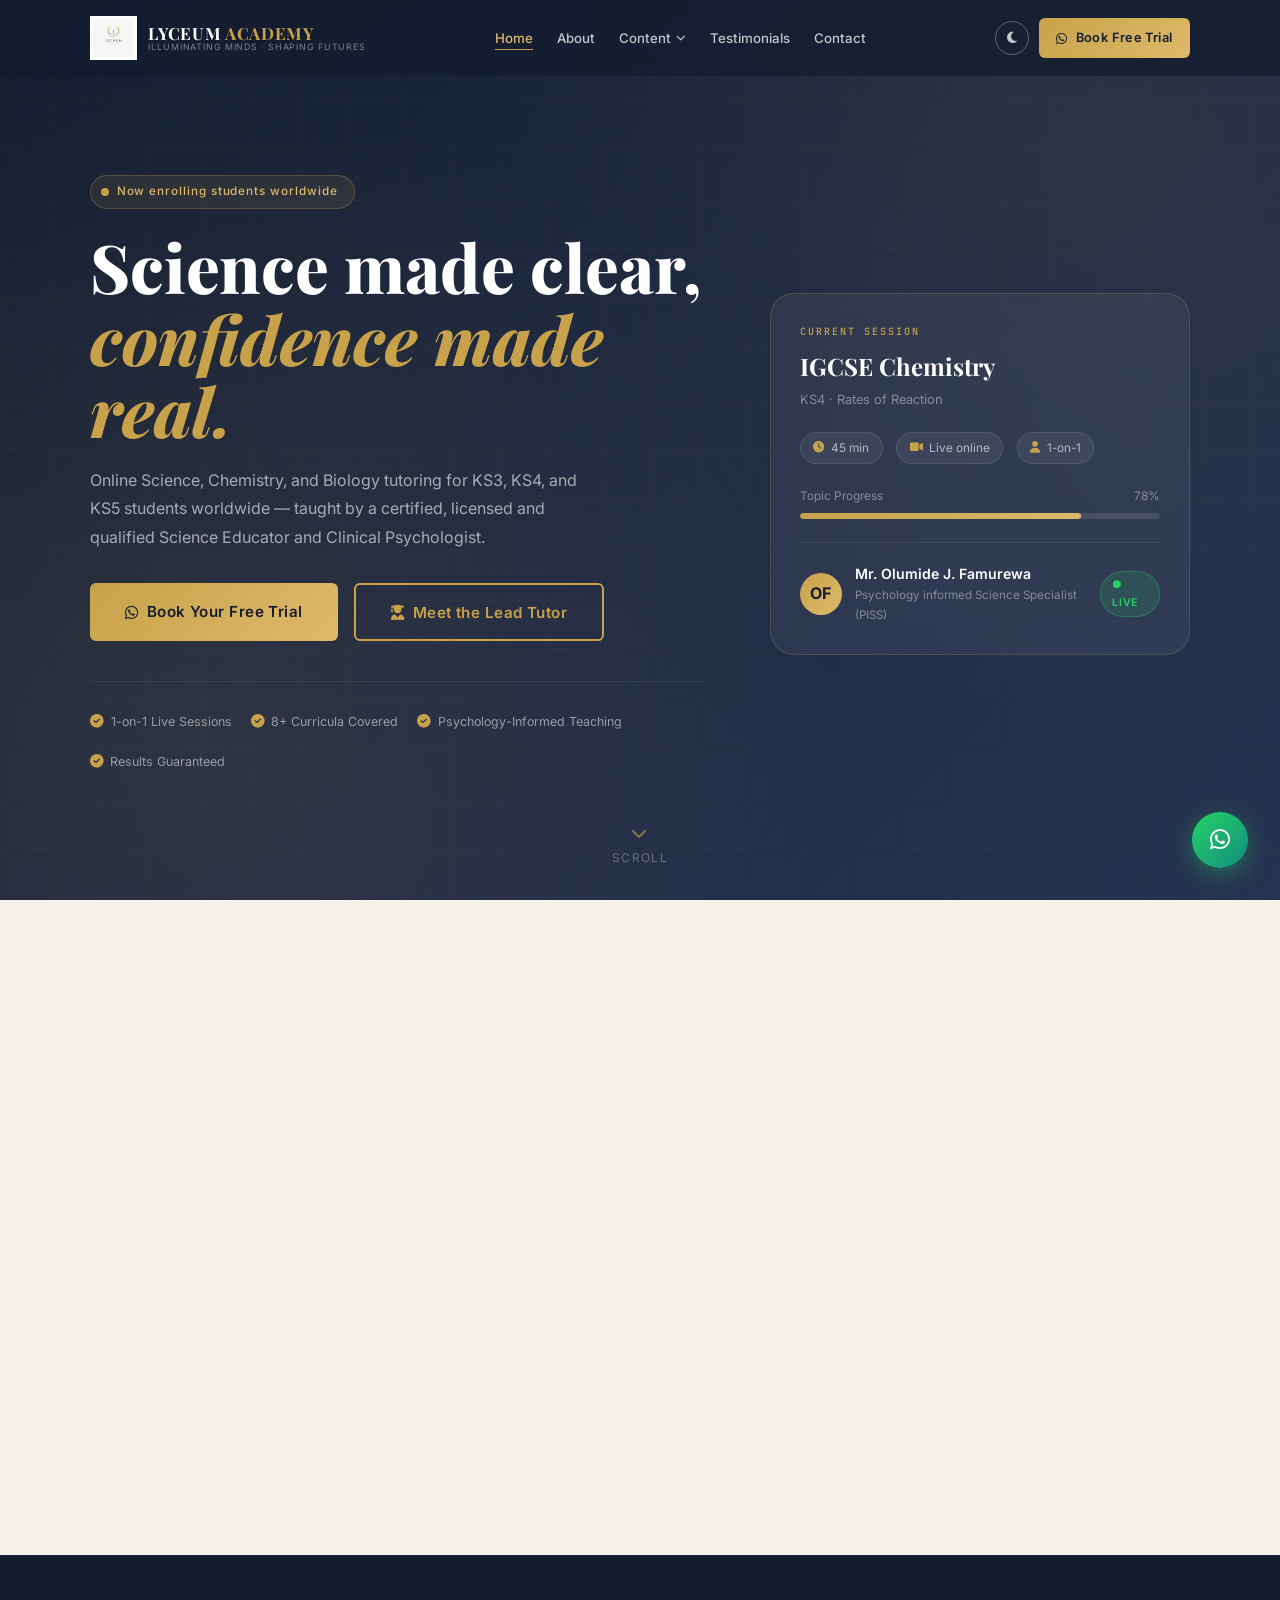
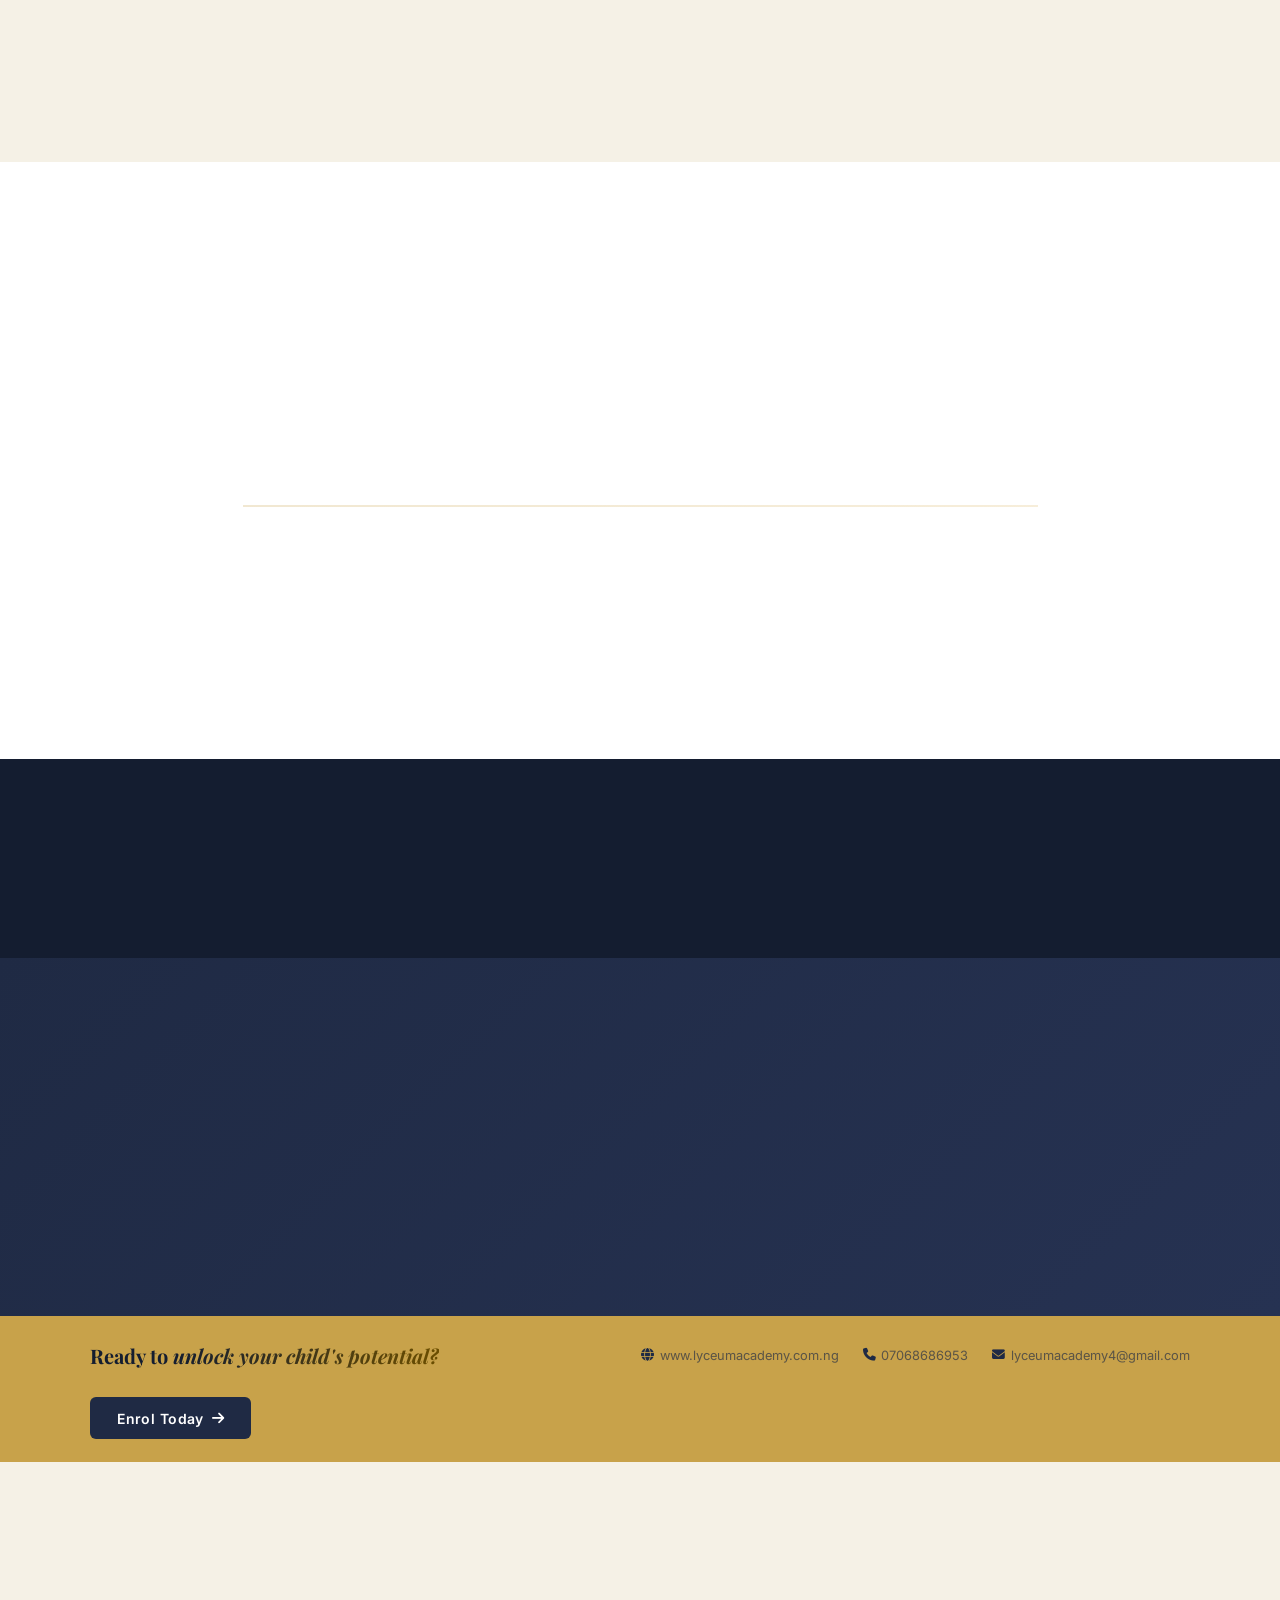
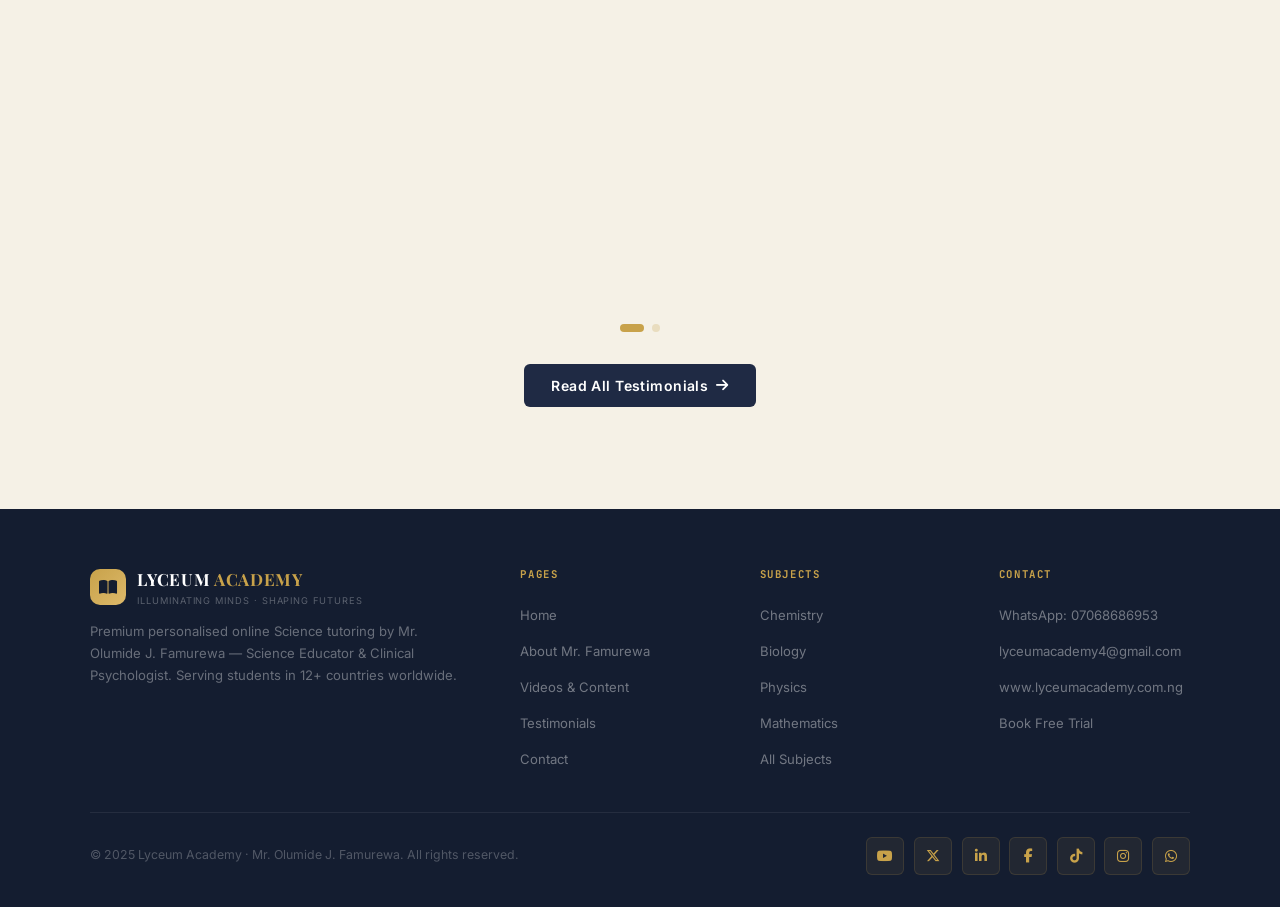
<file: index (2).html>
<!DOCTYPE html>
<html lang="en" data-theme="light">
<head>
<meta charset="UTF-8"/>
<meta name="viewport" content="width=device-width,initial-scale=1.0"/>
<link rel="icon" type="image/png" href="/favicon.png"/>
  <title>Lyceum Academy | Mr. Olumide J. Famurewa – Science Educator & Clinical Psychologist</title>
<meta name="description" content="Lyceum Academy – Premium online Science tutoring by Mr. Olumide J. Famurewa, Science Educator and Clinical Psychologist. Chemistry, Biology, and more for students worldwide."/>
<meta name="keywords" content="Lyceum Academy, Olumide Famurewa, online tutoring, chemistry, biology, IGCSE, WAEC, clinical psychologist, science educator"/>
<meta property="og:title" content="Lyceum Academy | Where Every Child Thrives Academically"/>
<meta property="og:description" content="Expert 1-on-1 Science tutoring by a qualified Educator & Clinical Psychologist. 8+ international curricula. Free trial available."/>
<meta property="og:type" content="website"/>

<!-- Fonts -->
<link rel="preconnect" href="https://fonts.googleapis.com"/>
<link rel="preconnect" href="https://fonts.gstatic.com" crossorigin/>
<link href="https://fonts.googleapis.com/css2?family=Playfair+Display:ital,wght@0,400;0,600;0,700;0,800;1,400;1,700&family=Inter:wght@300;400;500;600;700&family=JetBrains+Mono:wght@400;500&display=swap" rel="stylesheet"/>
<link rel="stylesheet" href="https://cdnjs.cloudflare.com/ajax/libs/font-awesome/6.5.0/css/all.min.css"/>

<link rel="stylesheet" href="/lyceum.css" />
</style>
</head>
<body>

<!-- ============================================================ LOADER ============================================================ -->
<div id="loader">
  <div class="loader-ring"></div>
  <div class="loader-logo">
    <img src="/logo.jpg" alt="Lyceum Academy" />
  </div>
  <div class="loader-text">LYCEUM <span>ACADEMY</span></div>
  <div class="loader-sub">Illuminating Minds · Shaping Futures</div>
</div>


<!-- ============================================================ NAVBAR ============================================================ -->
<nav id="navbar">
  <div class="wrap">
    <div class="nav-inner">
      <div class="nav-logo" onclick="nav('home')">
        <img src="/logo.jpg" alt="Lyceum Academy" class="logo-img"/>
        <div class="logo-words">
          <span class="logo-name">LYCEUM <span style="color:var(--gold)">ACADEMY</span></span>
          <span class="logo-tag">Illuminating Minds · Shaping Futures</span>
        </div>
      </div>

      <ul class="nav-links">
        <li id="nl-home"   class="active"><a href="#" onclick="nav('home');return false">Home</a></li>
        <li id="nl-about"><a href="#" onclick="nav('about');return false">About</a></li>
        <li class="dd" id="nl-content">
          <a href="#" onclick="nav('content');return false">Content <i class="fas fa-chevron-down" style="font-size:.6rem"></i></a>
          <div class="dd-menu">
            <a onclick="nav('content');scrollTo('vids-sec')"><i class="fab fa-youtube"></i>YouTube Videos</a>
            <a onclick="nav('content');scrollTo('blog-sec')"><i class="fas fa-pen-nib"></i>Blog Articles</a>
            <a onclick="nav('content');scrollTo('social-sec')"><i class="fas fa-share-nodes"></i>Social Media</a>
          </div>
        </li>
        <li id="nl-trust"><a href="#" onclick="nav('trust');return false">Testimonials</a></li>
        <li id="nl-contact"><a href="#" onclick="nav('contact');return false">Contact</a></li>
      </ul>

      <div class="nav-right">
        <button id="theme-btn" aria-label="Toggle theme"><i class="fas fa-moon"></i></button>
        <a href="https://wa.me/2347068686953?text=Hello%2C%20I'd%20like%20to%20book%20a%20free%20trial%20at%20Lyceum%20Academy." target="_blank" rel="noopener" class="btn btn-gold btn-sm">
          <i class="fab fa-whatsapp"></i> Book Free Trial
        </a>
        <button id="hbg" aria-label="Open menu"><span></span><span></span><span></span></button>
      </div>
    </div>
  </div>
</nav>

<!-- Mobile Nav -->
<div id="mnav" role="dialog" aria-label="Navigation menu">
  <button id="mnav-close" onclick="closeNav()" aria-label="Close menu"><i class="fas fa-times"></i></button>
  <button onclick="nav('home');closeNav()"><i class="fas fa-home" style="font-size:1.1rem;color:var(--gold)"></i>Home</button>
  <button onclick="nav('about');closeNav()"><i class="fas fa-user-graduate" style="font-size:1.1rem;color:var(--gold)"></i>About</button>
  <button onclick="nav('content');closeNav()"><i class="fab fa-youtube" style="font-size:1.1rem;color:var(--gold)"></i>Videos & Content</button>
  <button onclick="nav('trust');closeNav()"><i class="fas fa-star" style="font-size:1.1rem;color:var(--gold)"></i>Testimonials</button>
  <button onclick="nav('contact');closeNav()"><i class="fas fa-envelope" style="font-size:1.1rem;color:var(--gold)"></i>Contact</button>
  <a href="https://wa.me/2347068686953?text=Hello%2C%20I'd%20like%20to%20book%20a%20free%20trial%20at%20Lyceum%20Academy." target="_blank" rel="noopener" class="mnav-wa"><i class="fab fa-whatsapp"></i> Book Free Trial</a>
</div>

<!-- ================================================================ PAGE 1 — HOME ================================================================ -->
<div class="page active" id="page-home">

  <section class="hero" id="home">
    <div class="wrap">
      <div class="hero-grid">
        <div data-aos>
          <div class="live-pill"><div class="live-dot"></div><span class="live-text">Now enrolling students worldwide</span></div>
          <h1 class="hero-h1">Science made clear,<em>confidence made real.</em></h1>
          <p class="hero-p">Online Science, Chemistry, and Biology tutoring for KS3, KS4, and KS5 students worldwide — taught by a certified, licensed and qualified Science Educator and Clinical Psychologist.</p>
          <div class="hero-btns">
            <a href="https://wa.me/2347068686953?text=Hello%2C%20I'd%20like%20to%20book%20a%20free%20trial." target="_blank" rel="noopener" class="btn btn-gold btn-lg"><i class="fab fa-whatsapp"></i> Book Your Free Trial</a>
            <button onclick="nav('about')" class="btn btn-outline btn-lg"><i class="fas fa-user-graduate"></i> Meet the Lead Tutor</button>
          </div>
          <div class="hero-trust">
            <div class="trust-item"><i class="fas fa-check-circle"></i>1-on-1 Live Sessions</div>
            <div class="trust-item"><i class="fas fa-check-circle"></i>8+ Curricula Covered</div>
            <div class="trust-item"><i class="fas fa-check-circle"></i>Psychology-Informed Teaching</div>
            <div class="trust-item"><i class="fas fa-check-circle"></i>Results Guaranteed</div>
          </div>
        </div>
        <div data-aos="right" style="transition-delay:.15s">
          <div class="sess-card">
            <p class="sess-lbl">Current Session</p>
            <h2 class="sess-title">IGCSE Chemistry</h2>
            <p class="sess-topic">KS4 · Rates of Reaction</p>
            <div class="sess-meta">
              <div class="chip"><i class="fas fa-clock"></i>45 min</div>
              <div class="chip"><i class="fas fa-video"></i>Live online</div>
              <div class="chip"><i class="fas fa-user"></i>1-on-1</div>
            </div>
            <div style="margin-bottom:1.4rem">
              <div class="prog-lbl"><span>Topic Progress</span><span id="prog-pct">78%</span></div>
              <div class="prog-bar"><div class="prog-fill" id="prog-fill"></div></div>
            </div>
              <div class="tutor-row">
              <div class="t-av">OF</div>
              <div><div class="t-name">Mr. Olumide J. Famurewa</div><div class="t-cred">Psychology informed Science Specialist (PISS)</div></div>
              <div class="badge-live">● LIVE</div>
            </div>
          </div>
        </div>
      </div>
    </div>
    <div class="scroll-hint"><i class="fas fa-chevron-down"></i><span>Scroll</span></div>
  </section>
  <section class="sec ages-sec">
    <div class="wrap">
      <div class="tc" data-aos><span class="eyebrow">Who We Teach</span><h2 class="h-sec">Ages & Levels <em>We Teach</em></h2><div class="rule"></div><p class="sub-sec">Every session is paced to your child's exact level and learning style — from early curiosity to exam excellence.</p></div>
      <div class="ages-grid">
        <div class="age-card" data-aos><div class="age-num">3–5</div><div class="age-lbl">Years Old</div><div class="age-lvl">Early Years</div><div class="age-desc">Foundation numeracy, literacy, phonics, creative art, and curiosity-led science exploration</div></div>
        <div class="age-card" data-aos style="transition-delay:.1s"><div class="age-num">6–10</div><div class="age-lbl">Years Old</div><div class="age-lvl">Upper and Lower Primary</div><div class="age-desc">Key Stage 1–2, Grade 1–5 · STEM fundamentals, life & earth sciences</div></div>
        <div class="age-card" data-aos style="transition-delay:.2s"><div class="age-num">11–13</div><div class="age-lbl">Years Old</div><div class="age-lvl">Lower Secondary</div><div class="age-desc">KS3 · English, Mathematics, Sciences, Computing, and foreign languages</div></div>
        <div class="age-card" data-aos style="transition-delay:.3s"><div class="age-num">14–18</div><div class="age-lbl">Years Old</div><div class="age-lvl">Upper Secondary/sixth form</div><div class="age-desc">KS4 + KS5: GCSE, IGCSE, WAEC, NECO, UTME, A-level, IB Diploma, SAT, AP</div></div>
      </div>
    </div>
  </section>

  <!-- Curriculum -->
  <section class="sec curr-sec">
    <div class="wrap">
      <div class="tc white-sec" data-aos><span class="eyebrow">Global Reach</span><h2 class="h-sec">International Curricula <em>We Cover</em></h2><div class="rule" style="margin-left:auto;margin-right:auto"></div><p class="sub-sec" style="margin-left:auto;margin-right:auto">We teach 8+ international curricula so your child is covered wherever you are in the world.</p></div>
      <div class="curr-pills" data-aos style="transition-delay:.1s">
        <div class="c-pill"><span class="c-flag">🇳🇬</span><div><div class="c-name">Nigerian</div><div class="c-code">WAEC / NECO / UTME / School of Nursing</div></div></div>
        <div class="c-pill"><span class="c-flag">🇬🇧</span><div><div class="c-name">British</div><div class="c-code">Cambridge / IGCSE</div></div></div>
        <div class="c-pill"><span class="c-flag">🇺🇸</span><div><div class="c-name">American</div><div class="c-code">Common Core / SAT</div></div></div>
        <div class="c-pill"><span class="c-flag">🇨🇦</span><div><div class="c-name">Canadian</div><div class="c-code">Provincial Curriculum</div></div></div>
        <div class="c-pill"><span class="c-flag">🇦🇺</span><div><div class="c-name">Australian</div><div class="c-code">ACARA</div></div></div>
        <div class="c-pill"><span class="c-flag">🇮🇪</span><div><div class="c-name">Irish</div><div class="c-code">Junior Certificate</div></div></div>
        <div class="c-pill"><span class="c-flag">🇿🇦</span><div><div class="c-name">South African</div><div class="c-code">CAPS</div></div></div>
        <div class="c-pill"><span class="c-flag">🇬🇭</span><div><div class="c-name">Ghanaian</div><div class="c-code">BECE / WASSCE</div></div></div>
      </div>
    </div>
  </section>

  <!-- Subjects -->
  <section class="sec subj-sec">
    <div class="wrap">
      <div class="tc white-sec" data-aos><span class="eyebrow">What We Teach</span><h2 class="h-sec" style="color:#fff">Subjects <em>Offered</em></h2><div class="rule" style="margin-left:auto;margin-right:auto"></div></div>
      <div class="subj-cloud" data-aos style="transition-delay:.1s">
        <div class="s-pill ft"><i class="fas fa-flask"></i>Science</div>
        <div class="s-pill ft"><i class="fas fa-brain"></i>Psychology</div>
      </div>
    </div>
  </section>

  <!-- Why -->
  <section class="sec why-sec">
    <div class="wrap">
      <div class="tc" data-aos><span class="eyebrow">Our Advantage</span><h2 class="h-sec">Why Parents <em>Choose Lyceum</em></h2><div class="rule"></div></div>
      <div class="why-grid" data-aos style="transition-delay:.1s">
        <div class="why-card"><div class="why-ico"><i class="fas fa-user-graduate"></i></div><h3>Qualified Tutors</h3><p>certified and qualified tutors with verified teaching experience</p></div>
        <div class="why-card"><div class="why-ico"><i class="fas fa-brain"></i></div><h3>Psychology-Based Teaching</h3><p>unique integration of educational and clinical psychology principles- improving memory retention, managing exam anxiety, and building lasting confidence</p></div>
        <div class="why-card"><div class="why-ico"><i class="fas fa-globe"></i></div><h3>Global Curriculum</h3><p>We teach 8+ international curricula, so your child is fully covered regardless of school system or country of residence.</p></div>
        <div class="why-card"><div class="why-ico"><i class="fas fa-chart-line"></i></div><h3>Progress Reports</h3><p>Parents receive regular detailed reports tracking academic growth and areas for improvement — full transparency, always.</p></div>
        <div class="why-card"><div class="why-ico"><i class="fas fa-calendar-alt"></i></div><h3>Flexible Scheduling</h3><p>Sessions available 7 days a week, morning to evening — built around your family's routine, not the other way around.</p></div>
        <div class="why-card"><div class="why-ico"><i class="fas fa-shield-alt"></i></div><h3>Safe Online Space</h3><p>Secure, supervised live video sessions from the comfort of your home. Full parental visibility and safeguarding at all times.</p></div>
      </div>
    </div>
  </section>

  <!-- Process -->
  <section class="sec proc-sec">
    <div class="wrap">
      <div class="tc" data-aos><span class="eyebrow">Simple Steps</span><h2 class="h-sec">How It <em>Works</em></h2><div class="rule"></div><p class="sub-sec">From first contact to measurable results — four clear steps.</p></div>
      <div class="proc-grid">
        <div class="p-step" data-aos><div class="p-num">1</div><div class="p-title">Book a Free Trial</div><p class="p-desc">Reserve a 20-minute introductory session at absolutely no cost. No commitment, no pressure.</p></div>
        <div class="p-step" data-aos style="transition-delay:.1s"><div class="p-num">2</div><div class="p-title">We Assess Your Needs</div><p class="p-desc">We identify exactly where your child is struggling and create a personalised psychology-informed learning plan.</p></div>
        <div class="p-step" data-aos style="transition-delay:.2s"><div class="p-num">3</div><div class="p-title">Sessions Begin</div><p class="p-desc">Weekly 1-on-1 live sessions via Zoom or Google Meet, paced to your child's level and learning style.</p></div>
        <div class="p-step" data-aos style="transition-delay:.3s"><div class="p-num">4</div><div class="p-title">Watch Results Grow</div><p class="p-desc">Track progress through improved confidence, better grades, and detailed parent reports every step of the way.</p></div>
      </div>
    </div>
  </section>

  <!-- Stats -->
  <section class="stats-bar">
    <div class="wrap">
      <div class="stats-row">
        <div class="stat-it" data-aos><div class="stat-n"><span class="ctr" data-t="10">0</span><span>+</span></div><div class="stat-l">Years Teaching</div></div>
        <div class="stat-it" data-aos style="transition-delay:.1s"><div class="stat-n"><span class="ctr" data-t="500">0</span><span>+</span></div><div class="stat-l">Students Tutored</div></div>
        <div class="stat-it" data-aos style="transition-delay:.2s"><div class="stat-n"><span class="ctr" data-t="97">0</span><span>%</span></div><div class="stat-l">Parent Satisfaction</div></div>
        <div class="stat-it" data-aos style="transition-delay:.3s"><div class="stat-n"><span class="ctr" data-t="12">0</span><span>+</span></div><div class="stat-l">Countries Reached</div></div>
      </div>
    </div>
  </section>

  <!-- Free Trial -->
  <section class="trial-sec">
    <div class="wrap">
      <div class="trial-box" data-aos="zoom">
        <div class="trial-badge"><div class="trial-free">FREE</div><div class="trial-lbl">Trial Session</div></div>
        <div class="trial-txt"><h3>Book a Free Assessment Today</h3><p>Experience Lyceum Academy risk-free. Our first session includes a complimentary assessment to understand your child's level and learning goals — absolutely no obligation.</p></div>
        <div class="trial-acts">
          <a href="https://wa.me/2347068686953?text=Hello%2C%20I'd%20like%20to%20book%20a%20free%20assessment." target="_blank" rel="noopener" class="btn btn-gold btn-lg"><i class="fab fa-whatsapp"></i>Book via WhatsApp</a>
          <a href="mailto:lyceumacademy4@gmail.com?subject=Free Trial Request" class="btn btn-outline"><i class="fas fa-envelope"></i>Send Email</a>
        </div>
      </div>
    </div>
  </section>

  <!-- Gold strip -->
  <div class="gold-strip">
    <div class="wrap"><div class="strip-inner">
      <div class="strip-text">Ready to <em>unlock your child's potential?</em></div>
      <div class="strip-meta">
        <span><i class="fas fa-globe"></i>www.lyceumacademy.com.ng</span>
        <span><i class="fas fa-phone"></i>07068686953</span>
        <span><i class="fas fa-envelope"></i>lyceumacademy4@gmail.com</span>
      </div>
      <button onclick="nav('contact')" class="btn btn-navy">Enrol Today <i class="fas fa-arrow-right"></i></button>
    </div></div>
  </div>

  <!-- Home Testimonials -->
  <section class="sec htesti-sec">
    <div class="wrap">
      <div class="tc" data-aos><span class="eyebrow">What Parents Say</span><h2 class="h-sec">Results That <em>Speak</em> for Themselves</h2><div class="rule"></div></div>
      <div class="testi-wrap" data-aos style="transition-delay:.1s">
        <div class="testi-track" id="htt">
          <div class="t-card"><div class="stars">★★★★★</div><p class="t-quote">"My daughter went from failing Chemistry to a B+ in just three months. The sessions are engaging and my daughter actually looks forward to them. Worth every penny."</p><div class="t-author"><div class="t-ava">AM</div><div><div class="t-nm">Mrs. Adaeze Mba</div><div class="t-rl">Parent · Lagos, Nigeria 🇳🇬</div></div></div></div>
          <div class="t-card"><div class="stars">★★★★★</div><p class="t-quote">"We relocated from the UK to Canada and worried about the curriculum change. Lyceum handled both IGCSE and the Canadian curriculum seamlessly. Outstanding flexibility."</p><div class="t-author"><div class="t-ava">DK</div><div><div class="t-nm">Mr. David Kolade</div><div class="t-rl">Parent · Ontario, Canada 🇨🇦</div></div></div></div>
          <div class="t-card"><div class="stars">★★★★★</div><p class="t-quote">"The progress reports are incredibly detailed. I know exactly what my son covered each week. No other tutor has given us this level of transparency and accountability."</p><div class="t-author"><div class="t-ava">FO</div><div><div class="t-nm">Mrs. Folake Ogundimu</div><div class="t-rl">Parent · Abuja, Nigeria 🇳🇬</div></div></div></div>
          <div class="t-card"><div class="stars">★★★★★</div><p class="t-quote">"My son was preparing for WAEC and struggling with Biology. After eight sessions, he scored an A1. The tutor's patience and depth of knowledge are exceptional."</p><div class="t-author"><div class="t-ava">TJ</div><div><div class="t-nm">Mr. Taiwo James</div><div class="t-rl">Parent · Port Harcourt, Nigeria 🇳🇬</div></div></div></div>
        </div>
      </div>
      <div class="t-dots" id="htd"></div>
      <div class="tc" style="margin-top:2rem"><button onclick="nav('trust')" class="btn btn-navy">Read All Testimonials <i class="fas fa-arrow-right"></i></button></div>
    </div>
  </section>

</div><!-- /page-home -->

<!-- ================================================================ PAGE 2 — ABOUT ================================================================ -->
<div class="page" id="page-about">

  <!-- About Hero -->
  <section class="about-hero">
    <div class="wrap">
      <div class="about-hero-grid">
        <!-- Portrait -->
        <div class="portrait-frame" data-aos="left">
          <div class="portrait-deco portrait-deco-1"></div>
          <div class="portrait-deco portrait-deco-2"></div>
          <div class="portrait-wrap">
            <!-- Replace with: <img src="assets/tutor.jpg" alt="Mr. Olumide J. Famurewa" class="portrait-img"/> -->
            <div class="portrait-placeholder">
              <div class="p-icon-wrap"><i class="fas fa-user-tie"></i></div>
              <p class="p-hint">Add portrait here<br>assets/tutor.jpg<br>Recommended: 600×800px</p>
            </div>
            <div class="portrait-badge">
              <div class="pb-title">Psychology informed Science Specialist (PISS)</div>
              <div class="pb-name">Mr. Olumide J. Famurewa</div>
            </div>
          </div>
        </div>
        <!-- Text -->
        <div class="about-hero-text" data-aos="right" style="transition-delay:.15s">
          <span class="eyebrow">Founder & Lead Tutor</span>
          <h1 class="about-hero-h">Mr. Olumide J.<em>Famurewa</em></h1>
          <div class="about-hero-titles">
            <span class="a-pill">Science Educator</span>
            <span class="a-pill">Clinical Psychologist</span>
            <span class="a-pill">Founder, Lyceum Academy</span>
            <span class="a-pill">International Curriculum Specialist</span>
          </div>
          <p class="about-hero-bio">A distinguished Science Educator and Clinical Psychologist with over a decade of experience helping students achieve academic excellence. He specializes in Chemistry and Biology education while integrating psychology-informed teaching methods that improve student confidence, motivation, memory retention, and examination performance.</p>
          <div class="hero-btns">
            <a href="https://wa.me/2347068686953?text=Hello%20Mr.%20Famurewa%2C%20I'd%20like%20to%20book%20a%20session." target="_blank" rel="noopener" class="btn btn-gold btn-lg"><i class="fab fa-whatsapp"></i>Book a Session</a>
            <button onclick="document.getElementById('bio-sec').scrollIntoView({behavior:'smooth'})" class="btn btn-outline btn-lg"><i class="fas fa-arrow-down"></i>Read Full Bio</button>
          </div>
          <div class="about-hi">
            <div><div class="ahi-num">10<em>+</em></div><div class="ahi-lbl">Years Teaching</div></div>
            <div><div class="ahi-num">500<em>+</em></div><div class="ahi-lbl">Students Taught</div></div>
            <div><div class="ahi-num">8<em>+</em></div><div class="ahi-lbl">Curricula Covered</div></div>
            <div><div class="ahi-num">12<em>+</em></div><div class="ahi-lbl">Countries Reached</div></div>
          </div>
        </div>
      </div>
    </div>
  </section>

  <!-- Biography -->
  <section class="sec bio-sec" id="bio-sec">
    <div class="wrap">
      <div class="bio-grid">
        <div class="bio-body" data-aos>
          <span class="eyebrow">Full Biography</span>
          <h2 class="h-sec">The Story Behind <em>Lyceum Academy</em></h2>
          <div class="rule"></div>
          <p>Olumide J. Famurewa is a distinguished Science Educator and Clinical Psychologist with over a decade of experience helping students achieve academic excellence across multiple continents and curricula.</p>
          <p>Currently serving as a full time lecturer in the Department of Psychology, University of Ilesa, Ilesa and as a Clinical Psychologist at the State Specialist Hospital, Osogbo on a per time basis.</p>
          <p>As the founder of Lyceum Academy, he has successfully taught students from across the globe — including British (IGCSE/Cambridge), Nigerian (WAEC/NECO), American (SAT/Common Core), Canadian, Australian, Irish, South African, and Ghanaian curricula — making Lyceum one of the most internationally versatile tutoring platforms available.</p>
          <p>His unique approach fuses scientific expertise with psychological principles — enabling learners to understand difficult concepts, overcome exam anxiety, build lasting confidence, and achieve outstanding academic results. Students don't just pass exams under his guidance; they develop a genuine love for learning.</p>
          <div class="highlights-list">
            <div class="hl-item"><i class="fas fa-check-circle"></i>Over 10 years of teaching experience in Science subjects</div>
            <div class="hl-item"><i class="fas fa-check-circle"></i>Lecturer at the Department of Psychology, University of Ilesa, Ilesa</div>
            <div class="hl-item"><i class="fas fa-check-circle"></i>Clinical Psychologist at State Specialist Hospital, Osogbo</div>
            <div class="hl-item"><i class="fas fa-check-circle"></i>Founder and Lead Tutor at Lyceum Academy</div>
            <div class="hl-item"><i class="fas fa-check-circle"></i>Specialist in Chemistry and Biology education</div>
            <div class="hl-item"><i class="fas fa-check-circle"></i>Psychology-informed learning strategies & exam coaching</div>
            <div class="hl-item"><i class="fas fa-check-circle"></i>International curriculum experience across 8+ systems</div>
            <div class="hl-item"><i class="fas fa-check-circle"></i>Online and one-on-one tutoring specialist</div>
          </div>
        </div>
        <!-- Philosophy card -->
        <div data-aos="right" style="transition-delay:.15s">
          <div class="phil-card">
            <div class="phil-q">"</div>
            <p class="phil-text">"I believe every student can excel when complex concepts are explained clearly and learning is tailored to their individual needs. My goal is not only to help students pass examinations but to develop confidence, critical thinking, and a lifelong love for learning."</p>
            <div class="phil-sig">
              <div class="phil-av">OF</div>
              <div>
                <div class="phil-nm">Mr. Olumide J. Famurewa</div>
                <div class="phil-ttl">Science Educator & Clinical Psychologist</div>
              </div>
            </div>
          </div>
          <div style="margin-top:1.5rem;display:flex;flex-direction:column;gap:1rem">
            <div class="why-card" style="padding:1.4rem 1.5rem">
              <div style="display:flex;align-items:center;gap:.75rem;margin-bottom:.5rem">
                <div class="why-ico" style="width:40px;height:40px;font-size:1.05rem;margin-bottom:0"><i class="fas fa-brain"></i></div>
                <strong style="font-size:.92rem">Psychology-Informed Teaching</strong>
              </div>
              <p style="font-size:.82rem;color:var(--text-light)">Uses evidence-based psychological techniques to improve memory consolidation, reduce anxiety, and maximise academic performance.</p>
            </div>
            <div class="why-card" style="padding:1.4rem 1.5rem">
              <div style="display:flex;align-items:center;gap:.75rem;margin-bottom:.5rem">
                <div class="why-ico" style="width:40px;height:40px;font-size:1.05rem;margin-bottom:0"><i class="fas fa-globe"></i></div>
                <strong style="font-size:.92rem">International Educator</strong>
              </div>
              <p style="font-size:.82rem;color:var(--text-light)">Delivered lessons to students in Nigeria, UK, Canada, Australia, Ireland, South Africa, Ghana, and the USA.</p>
            </div>
          </div>
        </div>
      </div>
    </div>
  </section>

  <!-- Credentials -->
  <section class="sec creds-sec">
    <div class="wrap">
      <div class="tc" data-aos><span class="eyebrow">Academic Background</span><h2 class="h-sec">Qualifications &amp; <em>Credentials</em></h2><div class="rule"></div></div>
      <div class="creds-grid" style="margin-top:1rem">
        <div class="cred-col" data-aos>
          <h3>Education & Licences</h3>
          <div class="cred-item"><span class="cred-yr">Active</span><div><div class="cred-h4">Lecturer</div><div class="cred-p">Department of Psychology, University of Ilesa, Ilesa, Nigeria</div></div></div>
          <div class="cred-item"><span class="cred-yr">Active</span><div><div class="cred-h4">Clinical Psychology</div><div class="cred-p">Practising Clinical Psychologist · State Specialist Hospital, Osogbo, Nigeria</div></div></div>
          <div class="cred-item"><span class="cred-yr">Active</span><div><div class="cred-h4">Science Education Specialist</div><div class="cred-p">Specialist in Chemistry & Biology with postgraduate-level qualifications in Science Education</div></div></div>
          <div class="cred-item"><span class="cred-yr">Active</span><div><div class="cred-h4">International Curriculum Tutor</div><div class="cred-p">Certified to teach across British, Nigerian, American, Canadian, Australian, Irish, South African & Ghanaian curricula</div></div></div>
          <div class="cred-item"><span class="cred-yr">Active</span><div><div class="cred-h4">Educational Consultant & Academic Performance Coach</div><div class="cred-p">Providing consultancy and academic coaching for students, schools, and educational institutions</div></div></div>
        </div>
        <div class="cred-col" data-aos="right">
          <h3>Areas of Specialisation</h3>
          <div style="margin-bottom:1.5rem">
            <div class="spec-badges">
              <span class="spec-b">Chemistry</span><span class="spec-b">Biology</span><span class="spec-b">Physics</span>
              <span class="spec-b">IGCSE Exam Prep</span><span class="spec-b">WAEC / NECO</span>
              <span class="spec-b">Memory Techniques</span><span class="spec-b">Exam Anxiety</span>
              <span class="spec-b">Study Skills</span><span class="spec-b">Critical Thinking</span>
              <span class="spec-b">Clinical Psychology</span><span class="spec-b">Educational Psychology</span>
              <span class="spec-b">Academic Coaching</span><span class="spec-b">1-on-1 Tutoring</span>
              <span class="spec-b">Curriculum Design</span>
            </div>
          </div>
          <h3 style="margin-top:2rem">Professional Memberships</h3>
          <div class="cred-item"><span class="cred-yr">Member</span><div><div class="cred-h4">Nigeria Psychological Association (NPA)</div><div class="cred-p">Member</div></div></div>
          <div class="cred-item"><span class="cred-yr">Member</span><div><div class="cred-h4">Nigeria Association of Clinical Psychologists (NACP)</div><div class="cred-p">Member</div></div></div>
          <div class="cred-item"><span class="cred-yr">Member</span><div><div class="cred-h4">Teachers Registration Council of Nigeria (TRCN)</div><div class="cred-p">Member</div></div></div>
          <div class="cred-item"><span class="cred-yr">Active</span><div><div class="cred-h4">Founder & Lead Tutor</div><div class="cred-p">Lyceum Academy · Online · Global</div></div></div>
        </div>
      </div>
    </div>
  </section>

  <!-- Timeline -->
  <section class="sec" style="background:var(--bg-alt);transition:background var(--tr)">
    <div class="wrap">
      <div data-aos><span class="eyebrow">Career Journey</span><h2 class="h-sec">The Path to <em>Lyceum Academy</em></h2><div class="rule"></div></div>
      <div style="display:grid;grid-template-columns:1fr 1fr;gap:3rem;margin-top:1rem">
        <div class="timeline" data-aos>
          <div class="tl-item"><div class="tl-dot"></div><div class="tl-year">PRESENT</div><div class="tl-role">Lecturer, Department of Psychology</div><div class="tl-org">UNILESA, Ilesa</div><div class="tl-desc">Lecturing in psychology at the University of Ilesa, mentoring undergraduates in educational and clinical psychology.</div></div>
          <div class="tl-item"><div class="tl-dot"></div><div class="tl-year">PRESENT</div><div class="tl-role">Clinical Psychologist</div><div class="tl-org">State Specialist Hospital, Osogbo</div><div class="tl-desc">Providing psychological assessment, counselling, and clinical intervention for patients across Osun State.</div></div>
          <div class="tl-item"><div class="tl-dot"></div><div class="tl-year">PRESENT</div><div class="tl-role">Founder & Lead Tutor</div><div class="tl-org">Lyceum Academy · Global (Online)</div><div class="tl-desc">Founded and scaled a premium international online tutoring platform reaching students in 12+ countries across 8+ curricula.</div></div>
          <div class="tl-item"><div class="tl-dot"></div><div class="tl-year">ONGOING</div><div class="tl-role">International Science Educator</div><div class="tl-org">Multiple Institutions · UK, NG, USA, CA, AU</div><div class="tl-desc">Delivered Chemistry and Biology tutoring to secondary students across multiple countries and educational systems.</div></div>
        </div>
        <div class="timeline" data-aos="right" style="transition-delay:.15s">
          <div class="tl-item"><div class="tl-dot"></div><div class="tl-year">TRAINING</div><div class="tl-role">Clinical Psychology Training</div><div class="tl-org">Postgraduate Level · Nigeria</div><div class="tl-desc">Completed rigorous postgraduate training in clinical psychology from the prestigious Obafemi Awolowo University, Nigeria, specialising in childhood and adolescent psychology.</div></div>
          <div class="tl-item"><div class="tl-dot"></div><div class="tl-year">EARLY CAREER</div><div class="tl-role">Science Teacher</div><div class="tl-org">Secondary Schools · Nigeria</div><div class="tl-desc">Began teaching career in Nigerian secondary schools, developing the methodology that would later define Lyceum Academy.</div></div>
          <div class="tl-item"><div class="tl-dot"></div><div class="tl-year">FOUNDATION</div><div class="tl-role">Science Education Graduate</div><div class="tl-org">Post Graduate Diploma in Education, Nigeria</div><div class="tl-desc">Completed postgraduate studies in Science education at National Teachers’ Institute, establishing deep expertise in Chemistry and Biology.</div></div>
          <div class="tl-item"><div class="tl-dot"></div><div class="tl-year">FOUNDATION</div><div class="tl-role">Certified IGCSE and TRCN Tutor</div><div class="tl-org">British Curriculum · Nigeria</div><div class="tl-desc">Completed training in British curriculum and licensed as a qualified teacher.</div></div>
        </div>
      </div>
    </div>
  </section>

  <!-- About CTA -->
  <section class="trial-sec">
    <div class="wrap">
      <div class="trial-box" data-aos="zoom">
        <div class="trial-badge"><div class="trial-free">FREE</div><div class="trial-lbl">Assessment</div></div>
        <div class="trial-txt"><h3>Work Directly with Mr. Famurewa</h3><p>Book a free introductory session and experience the unique combination of expert Science teaching and psychology-informed learning strategies.</p></div>
        <div class="trial-acts">
          <a href="https://wa.me/2347068686953?text=Hello%20Mr.%20Famurewa%2C%20I'd%20like%20to%20book%20a%20free%20assessment." target="_blank" rel="noopener" class="btn btn-gold btn-lg"><i class="fab fa-whatsapp"></i>Book Free Session</a>
          <button onclick="nav('trust')" class="btn btn-outline">Read Student Reviews</button>
        </div>
      </div>
    </div>
  </section>

</div><!-- /page-about -->

<!-- ================================================================ PAGE 3 — CONTENT ================================================================ -->
<div class="page" id="page-content">

  <section class="content-hero">
    <div class="wrap" style="position:relative;z-index:1">
      <div class="tc white-sec" data-aos>
        <span class="eyebrow">Educational Resources</span>
        <h1 class="h-sec" style="color:#fff">Videos, Blog &amp; <em>Social Media</em></h1>
        <div class="rule" style="margin-left:auto;margin-right:auto"></div>
        <p class="sub-sec" style="margin-left:auto;margin-right:auto;color:rgba(255,255,255,.55)">Free educational content from Mr. Famurewa — Science tutorials, psychology-informed study strategies, and academic success insights.</p>
      </div>
    </div>
  </section>

  <!-- Videos -->
  <section class="sec vids-sec" id="vids-sec">
    <div class="wrap">
      <div data-aos><span class="eyebrow">YouTube Channel</span><h2 class="h-sec">Educational <em>Video Tutorials</em></h2><div class="rule"></div><p class="sub-sec">Free Science tutorials and study-skills videos. Subscribe to the Lyceum Academy YouTube channel for new content weekly.</p></div>
      <div class="vids-grid" style="margin-top:2.5rem" data-aos style="transition-delay:.1s">
        <div class="vid-card">
          <div class="vid-thumb">
            <!-- Replace VIDEO_ID with real YouTube IDs -->
            <iframe src="https://www.youtube.com/embed/dQw4w9WgXcQ" title="Balancing Chemical Equations Simplified" allowfullscreen loading="lazy"></iframe>
          </div>
          <div class="vid-info"><div class="vid-tag">Chemistry</div><div class="vid-title">Balancing Chemical Equations Simplified</div><div class="vid-meta">Lyceum Academy · KS4 / WAEC / IGCSE</div></div>
        </div>
        <div class="vid-card">
          <div class="vid-thumb">
            <iframe src="https://www.youtube.com/embed/dQw4w9WgXcQ" title="Number Shape System – Memory Techniques" allowfullscreen loading="lazy"></iframe>
          </div>
          <div class="vid-info"><div class="vid-tag">Study Skills</div><div class="vid-title">Remember Dates with the Number Shape System</div><div class="vid-meta">Lyceum Academy · Memory Techniques</div></div>
        </div>
        <div class="vid-card">
          <div class="vid-thumb">
            <iframe src="https://www.youtube.com/embed/dQw4w9WgXcQ" title="Study Skills and Memory Techniques" allowfullscreen loading="lazy"></iframe>
          </div>
          <div class="vid-info"><div class="vid-tag">Study Skills</div><div class="vid-title">Study Skills & Memory Techniques for Exam Success</div><div class="vid-meta">Lyceum Academy · Academic Psychology</div></div>
        </div>
        <div class="vid-card">
          <div class="vid-thumb">
            <iframe src="https://www.youtube.com/embed/dQw4w9WgXcQ" title="Chemistry Tutorial – Periodic Table" allowfullscreen loading="lazy"></iframe>
          </div>
          <div class="vid-info"><div class="vid-tag">Chemistry</div><div class="vid-title">The Periodic Table — Everything You Need to Know</div><div class="vid-meta">Lyceum Academy · IGCSE / WAEC / A-Level</div></div>
        </div>
        <div class="vid-card">
          <div class="vid-thumb">
            <iframe src="https://www.youtube.com/embed/dQw4w9WgXcQ" title="Biology Tutorial – Cell Division" allowfullscreen loading="lazy"></iframe>
          </div>
          <div class="vid-info"><div class="vid-tag">Biology</div><div class="vid-title">Cell Division: Mitosis vs Meiosis Explained Clearly</div><div class="vid-meta">Lyceum Academy · KS4 / IGCSE / WAEC</div></div>
        </div>
        <div class="vid-card">
          <div class="vid-thumb">
            <iframe src="https://www.youtube.com/embed/dQw4w9WgXcQ" title="Exam Anxiety Management" allowfullscreen loading="lazy"></iframe>
          </div>
          <div class="vid-info"><div class="vid-tag">Psychology</div><div class="vid-title">Managing Exam Anxiety — A Clinical Psychologist's Guide</div><div class="vid-meta">Lyceum Academy · Mr. O.J. Famurewa</div></div>
        </div>
      </div>
      <div class="tc" style="margin-top:2.5rem">
        <a href="https://youtube.com/@Lyceumacademy1" target="_blank" rel="noopener" class="btn btn-navy btn-lg"><i class="fab fa-youtube" style="color:#FF0000"></i>Subscribe on YouTube</a>
      </div>
    </div>
  </section>

  <!-- Blog -->
  <section class="sec blog-sec" id="blog-sec">
    <div class="wrap">
      <div class="tc" data-aos><span class="eyebrow">Psychology-Informed Learning</span><h2 class="h-sec">Blog &amp; <em>Articles</em></h2><div class="rule"></div><p class="sub-sec">Evidence-based insights on study psychology, memory, exam preparation, and academic success — by Mr. Famurewa.</p></div>
      <div class="blog-grid" style="margin-top:2.5rem" data-aos style="transition-delay:.1s">
        <div class="blog-card">
          <div class="blog-thumb"><div class="blog-thumb-icon"><i class="fas fa-brain"></i></div></div>
          <div class="blog-body">
            <div class="blog-cat">Study Psychology</div>
            <div class="blog-h">Boosting Student Confidence with Effective Study Techniques</div>
            <p class="blog-p">Discover how psychology-informed study strategies can transform a struggling student into a confident, self-directed learner — backed by clinical evidence.</p>
            <a href="#" class="blog-link" onclick="showToast('Full article coming soon!');return false">Read Article <i class="fas fa-arrow-right"></i></a>
          </div>
        </div>
        <div class="blog-card">
          <div class="blog-thumb"><div class="blog-thumb-icon"><i class="fas fa-memory"></i></div></div>
          <div class="blog-body">
            <div class="blog-cat">Memory & Learning</div>
            <div class="blog-h">Memory Improvement Strategies Every Student Must Know</div>
            <p class="blog-p">From spaced repetition to the Number Shape System — practical, clinically tested techniques for retaining complex Science content long-term.</p>
            <a href="#" class="blog-link" onclick="showToast('Full article coming soon!');return false">Read Article <i class="fas fa-arrow-right"></i></a>
          </div>
        </div>
        <div class="blog-card">
          <div class="blog-thumb"><div class="blog-thumb-icon"><i class="fas fa-heartbeat"></i></div></div>
          <div class="blog-body">
            <div class="blog-cat">Exam Wellbeing</div>
            <div class="blog-h">Exam Anxiety Management: A Clinical Psychologist's Guide</div>
            <p class="blog-p">Why do students freeze in exams even when they know the material? A clinical look at exam anxiety and the proven strategies to overcome it.</p>
            <a href="#" class="blog-link" onclick="showToast('Full article coming soon!');return false">Read Article <i class="fas fa-arrow-right"></i></a>
          </div>
        </div>
        <div class="blog-card">
          <div class="blog-thumb"><div class="blog-thumb-icon"><i class="fas fa-clock"></i></div></div>
          <div class="blog-body">
            <div class="blog-cat">Revision Techniques</div>
            <div class="blog-h">Effective Revision Techniques That Actually Work</div>
            <p class="blog-p">Active recall, mind mapping, and interleaving explained — and how to build a revision schedule your child will actually follow.</p>
            <a href="#" class="blog-link" onclick="showToast('Full article coming soon!');return false">Read Article <i class="fas fa-arrow-right"></i></a>
          </div>
        </div>
        <div class="blog-card">
          <div class="blog-thumb"><div class="blog-thumb-icon"><i class="fas fa-trophy"></i></div></div>
          <div class="blog-body">
            <div class="blog-cat">Academic Success</div>
            <div class="blog-h">The Psychology of Academic Success: What Top Students Do Differently</div>
            <p class="blog-p">Research shows top-performing students share specific psychological habits. Here's what they are and how to develop them deliberately.</p>
            <a href="#" class="blog-link" onclick="showToast('Full article coming soon!');return false">Read Article <i class="fas fa-arrow-right"></i></a>
          </div>
        </div>
        <div class="blog-card">
          <div class="blog-thumb"><div class="blog-thumb-icon"><i class="fas fa-flask"></i></div></div>
          <div class="blog-body">
            <div class="blog-cat">Science Education</div>
            <div class="blog-h">Why Students Struggle with Chemistry (And How to Fix It)</div>
            <p class="blog-p">The three most common reasons students find Chemistry hard — and the teaching methodology that reliably turns confusion into clarity.</p>
            <a href="#" class="blog-link" onclick="showToast('Full article coming soon!');return false">Read Article <i class="fas fa-arrow-right"></i></a>
          </div>
        </div>
      </div>
    </div>
  </section>

  <!-- Social -->
  <section class="social-sec" id="social-sec">
    <div class="wrap">
      <div class="tc white-sec" data-aos><span class="eyebrow">Stay Connected</span><h2 class="h-sec" style="color:#fff">Follow Lyceum <em>Academy</em></h2><div class="rule" style="margin-left:auto;margin-right:auto"></div><p class="sub-sec" style="margin-left:auto;margin-right:auto;color:rgba(255,255,255,.5)">Follow for free Science content, study tips, exam strategies, and student success stories.</p></div>
      <div class="social-grid" data-aos style="transition-delay:.1s">
        <a href="https://youtube.com/@Lyceumacademy1" target="_blank" rel="noopener" class="soc-card soc-yt"><div class="soc-ico"><i class="fab fa-youtube"></i></div><div class="soc-nm">YouTube</div><div class="soc-handle">@Lyceumacademy1</div></a>
        <a href="https://twitter.com/famurewaolumide" target="_blank" rel="noopener" class="soc-card soc-tw"><div class="soc-ico"><i class="fab fa-x-twitter"></i></div><div class="soc-nm">X (Twitter)</div><div class="soc-handle">@famurewaolumide</div></a>
        <a href="https://linkedin.com/in/olumide-famurewa" target="_blank" rel="noopener" class="soc-card soc-li"><div class="soc-ico"><i class="fab fa-linkedin-in"></i></div><div class="soc-nm">LinkedIn</div><div class="soc-handle">Olumide Famurewa</div></a>
        <a href="https://www.facebook.com/lyceumacademy" target="_blank" rel="noopener" class="soc-card soc-fb"><div class="soc-ico"><i class="fab fa-facebook-f"></i></div><div class="soc-nm">Facebook</div><div class="soc-handle">Lyceum Academy</div></a>
        <a href="https://wa.me/2347068686953" target="_blank" rel="noopener" class="soc-card soc-wa"><div class="soc-ico"><i class="fab fa-whatsapp"></i></div><div class="soc-nm">WhatsApp</div><div class="soc-handle">07068686953</div></a>
        <a href="https://tiktok.com/@lyceumacademy_2" target="_blank" rel="noopener" class="soc-card soc-tt"><div class="soc-ico"><i class="fab fa-tiktok"></i></div><div class="soc-nm">TikTok</div><div class="soc-handle">@lyceumacademy_2</div></a>
        <a href="https://instagram.com/famurewaolumide2056" target="_blank" rel="noopener" class="soc-card soc-ig"><div class="soc-ico"><i class="fab fa-instagram"></i></div><div class="soc-nm">Instagram</div><div class="soc-handle">famurewaolumide2056</div></a>
      </div>
    </div>
  </section>

</div><!-- /page-content -->

<!-- ================================================================ PAGE 4 — TRUST / TESTIMONIALS ================================================================ -->
<div class="page" id="page-trust">

  <section class="trust-hero">
    <div class="wrap" style="position:relative;z-index:1">
      <div class="tc white-sec" data-aos>
        <span class="eyebrow">Social Proof</span>
        <h1 class="h-sec" style="color:#fff">Trusted by Families <em>Worldwide</em></h1>
        <div class="rule" style="margin-left:auto;margin-right:auto"></div>
        <p class="sub-sec" style="margin-left:auto;margin-right:auto;color:rgba(255,255,255,.55)">Real results. Real families. Real transformations — across 12 countries and 8+ educational systems.</p>
      </div>
    </div>
  </section>

  <!-- Trust badges -->
  <section class="sec trust-badges">
    <div class="wrap">
      <div class="tc" data-aos><span class="eyebrow">Our Promise</span><h2 class="h-sec">What Sets Mr. Famurewa <em>Apart</em></h2><div class="rule"></div></div>
      <div class="trust-grid" data-aos style="transition-delay:.1s">
        <div class="tr-card"><div class="tr-ico"><i class="fas fa-user-graduate"></i></div><div class="tr-h">Professional Educator</div><p class="tr-p">Postgraduate-qualified Science educator with 10+ years of verified teaching experience across multiple countries.</p></div>
        <div class="tr-card"><div class="tr-ico"><i class="fas fa-brain"></i></div><div class="tr-h">Clinical Psychologist</div><p class="tr-p">Practising clinical psychologist who applies evidence-based psychological techniques directly into his teaching methodology.</p></div>
        <div class="tr-card"><div class="tr-ico"><i class="fas fa-globe"></i></div><div class="tr-h">International Experience</div><p class="tr-p">Taught students across 12+ countries, covering 8+ major international educational curricula from a single platform.</p></div>
        <div class="tr-card"><div class="tr-ico"><i class="fas fa-file-alt"></i></div><div class="tr-h">Personalised Learning Plans</div><p class="tr-p">Every student receives a bespoke learning plan built around their specific needs, learning style, and academic goals.</p></div>
        <div class="tr-card"><div class="tr-ico"><i class="fas fa-user"></i></div><div class="tr-h">One-on-One Tutoring</div><p class="tr-p">Fully personalised 1-on-1 sessions. Your child gets the tutor's undivided attention every session.</p></div>
        <div class="tr-card"><div class="tr-ico"><i class="fas fa-trophy"></i></div><div class="tr-h">Proven Student Success</div><p class="tr-p">Documented grade improvements across IGCSE, WAEC, A-Level, and SAT — from failing grades to distinctions.</p></div>
        <div class="tr-card"><div class="tr-ico"><i class="fas fa-atlas"></i></div><div class="tr-h">Global Curriculum Coverage</div><p class="tr-p">Nigerian, British, American, Canadian, Australian, Irish, South African, and Ghanaian curricula — all covered.</p></div>
        <div class="tr-card"><div class="tr-ico"><i class="fas fa-dna"></i></div><div class="tr-h">Psychology-Based Methods</div><p class="tr-p">Unique dual expertise in Science education and clinical psychology produce measurable student outcomes.</p></div>
      </div>
    </div>
  </section>

  <!-- Full testimonials -->
  <section class="sec full-testi-sec">
    <div class="wrap">
      <div class="tc" data-aos><span class="eyebrow">Student & Parent Reviews</span><h2 class="h-sec">Results That <em>Speak for Themselves</em></h2><div class="rule"></div></div>
      <div class="full-testi-grid" data-aos style="transition-delay:.1s">
        <div class="ft-card"><div class="ft-flag">🇳🇬</div><div class="stars">★★★★★</div><p class="t-quote">"My daughter went from failing Chemistry to a B+ in just three months. The sessions are engaging, well-explained, and my daughter actually looks forward to them. The way Mr. Famurewa explains concepts makes everything click. Worth every penny."</p><div class="t-author"><div class="t-ava">AM</div><div><div class="t-nm">Mrs. Adaeze Mba</div><div class="t-rl">Parent · Lagos, Nigeria</div></div></div></div>
        <div class="ft-card"><div class="ft-flag">🇨🇦</div><div class="stars">★★★★★</div><p class="t-quote">"We relocated from the UK to Canada and worried about the curriculum change. Mr. Famurewa handled both IGCSE and the Canadian curriculum seamlessly. His knowledge is extraordinary and his patience with my daughter is remarkable."</p><div class="t-author"><div class="t-ava">DK</div><div><div class="t-nm">Mr. David Kolade</div><div class="t-rl">Parent · Ontario, Canada</div></div></div></div>
        <div class="ft-card"><div class="ft-flag">🇳🇬</div><div class="stars">★★★★★</div><p class="t-quote">"The progress reports are incredibly detailed. I know exactly what my son covered each week and where he needs more work. No other tutor has given us that level of transparency. My son's confidence has been completely transformed."</p><div class="t-author"><div class="t-ava">FO</div><div><div class="t-nm">Mrs. Folake Ogundimu</div><div class="t-rl">Parent · Abuja, Nigeria</div></div></div></div>
        <div class="ft-card"><div class="ft-flag">🇳🇬</div><div class="stars">★★★★★</div><p class="t-quote">"My son was preparing for WAEC and struggling with Biology. After eight sessions with Mr. Famurewa, he scored an A1. I had nearly given up hope — his patience and depth of knowledge are truly exceptional."</p><div class="t-author"><div class="t-ava">TJ</div><div><div class="t-nm">Mr. Taiwo James</div><div class="t-rl">Parent · Port Harcourt, Nigeria</div></div></div></div>
        <div class="ft-card"><div class="ft-flag">🇬🇧</div><div class="stars">★★★★★</div><p class="t-quote">"We found Mr. Famurewa through a referral and couldn't be happier. My daughter's IGCSE Chemistry grade went from a D to an A in one term. His psychology-based approach was a genuine game-changer for our family."</p><div class="t-author"><div class="t-ava">SB</div><div><div class="t-nm">Mrs. Sarah Bello</div><div class="t-rl">Parent · London, UK</div></div></div></div>
        <div class="ft-card"><div class="ft-flag">🇦🇺</div><div class="stars">★★★★★</div><p class="t-quote">"As an Australian student studying through the ACARA curriculum, I was worried about finding a tutor with the right knowledge. Mr. Famurewa not only knew the curriculum inside out but made Biology genuinely exciting for me."</p><div class="t-author"><div class="t-ava">EM</div><div><div class="t-nm">Ethan Mitchell</div><div class="t-rl">Student · Sydney, Australia</div></div></div></div>
      </div>
    </div>
  </section>

  <!-- Comments section -->
  <section class="sec comments-sec">
    <div class="wrap">
      <div data-aos><span class="eyebrow">Community</span><h2 class="h-sec">Share Your <em>Experience</em></h2><div class="rule"></div><p class="sub-sec" style="margin-bottom:2.5rem">Have you worked with Mr. Famurewa or studied at Lyceum Academy? Leave a review below — your words help other families make the right choice.</p></div>

      <div class="comment-form-wrap" data-aos>
        <h3>Leave a Review</h3>
        <div style="margin-bottom:1rem">
          <label style="font-size:.78rem;color:var(--text-light);font-weight:500;display:block;margin-bottom:.4rem">Your Rating *</label>
          <div class="rating-row" id="star-rating">
            <button class="star-btn" data-val="1" onclick="setRating(1)" aria-label="1 star">★</button>
            <button class="star-btn" data-val="2" onclick="setRating(2)" aria-label="2 stars">★</button>
            <button class="star-btn" data-val="3" onclick="setRating(3)" aria-label="3 stars">★</button>
            <button class="star-btn" data-val="4" onclick="setRating(4)" aria-label="4 stars">★</button>
            <button class="star-btn" data-val="5" onclick="setRating(5)" aria-label="5 stars">★</button>
          </div>
        </div>
        <div class="cf-row">
          <div class="cf-group"><label>Your Name *</label><input type="text" id="cmt-name" placeholder="e.g. Mrs. Adaeze Mba" required/></div>
          <div class="cf-group"><label>Role</label><select id="cmt-role"><option value="">Select your role</option><option>Parent</option><option>Student</option><option>Graduate</option><option>Colleague</option><option>Other</option></select></div>
        </div>
        <div class="cf-group" style="margin-bottom:1rem"><label>Country</label><input type="text" id="cmt-country" placeholder="e.g. Nigeria 🇳🇬"/></div>
        <div class="cf-group" style="margin-bottom:1.2rem"><label>Your Review *</label><textarea id="cmt-body" placeholder="Share your honest experience with Mr. Famurewa or Lyceum Academy…"></textarea></div>
        <button class="btn btn-gold btn-lg" onclick="submitComment()"><i class="fas fa-paper-plane"></i>Submit Review</button>
      </div>

      <!-- Comments list -->
      <div id="comments-list" class="comments-list"></div>
    </div>
  </section>

</div><!-- /page-trust -->

<!-- ================================================================ PAGE 5 — CONTACT ================================================================ -->
<div class="page" id="page-contact">

  <section class="contact-hero">
    <div class="wrap" style="position:relative;z-index:1">
      <div class="tc white-sec" data-aos>
        <span class="eyebrow">Reach Us</span>
        <h1 class="h-sec" style="color:#fff">Get in <em>Touch</em></h1>
        <div class="rule" style="margin-left:auto;margin-right:auto"></div>
        <p class="sub-sec" style="margin-left:auto;margin-right:auto;color:rgba(255,255,255,.55)">Ready to enrol? Have questions? Book a free trial or send us a message — we respond within 24 hours.</p>
      </div>
    </div>
  </section>

  <section class="sec contact-sec">
    <div class="wrap">
      <div class="contact-grid">
        <div class="c-info" data-aos>
          <div class="c-item"><div class="c-ico"><i class="fas fa-globe"></i></div><div><div class="c-lbl">Website</div><div class="c-val">www.lyceumacademy.com.ng</div></div></div>
          <div class="c-item"><div class="c-ico"><i class="fas fa-phone"></i></div><div><div class="c-lbl">Phone / WhatsApp</div><div class="c-val">07068686953</div></div></div>
          <div class="c-item"><div class="c-ico"><i class="fas fa-envelope"></i></div><div><div class="c-lbl">Email</div><div class="c-val">lyceumacademy4@gmail.com</div></div></div>
          <div class="c-item"><div class="c-ico"><i class="fas fa-video"></i></div><div><div class="c-lbl">Sessions Via</div><div class="c-val">Zoom · Google Meet · Microsoft Teams</div></div></div>
          <div class="c-item"><div class="c-ico"><i class="fas fa-clock"></i></div><div><div class="c-lbl">Availability</div><div class="c-val">7 days a week · Morning to Evening</div></div></div>
          <div>
            <div class="c-lbl" style="margin-bottom:.75rem">Follow Us</div>
            <div class="soc-row">
              <a href="https://youtube.com/@Lyceumacademy1" target="_blank" class="sc-btn" aria-label="YouTube"><i class="fab fa-youtube"></i></a>
              <a href="https://twitter.com/famurewaolumide" target="_blank" class="sc-btn" aria-label="X/Twitter"><i class="fab fa-x-twitter"></i></a>
              <a href="https://linkedin.com/in/olumide-famurewa" target="_blank" class="sc-btn" aria-label="LinkedIn"><i class="fab fa-linkedin-in"></i></a>
              <a href="https://www.facebook.com/lyceumacademy" target="_blank" class="sc-btn" aria-label="Facebook"><i class="fab fa-facebook-f"></i></a>
              <a href="https://tiktok.com/@lyceumacademy_2" target="_blank" class="sc-btn" aria-label="TikTok"><i class="fab fa-tiktok"></i></a>
              <a href="https://instagram.com/famurewaolumide2056" target="_blank" class="sc-btn" aria-label="Instagram"><i class="fab fa-instagram"></i></a>
              <a href="https://wa.me/2347068686953" target="_blank" class="sc-btn" aria-label="WhatsApp"><i class="fab fa-whatsapp"></i></a>
            </div>
          </div>
        </div>

        <form class="contact-form-wrap" data-aos="right" onsubmit="handleContactForm(event)">
          <div class="fg-row">
            <div class="fg"><label>Full Name *</label><input type="text" required placeholder="Your full name"/></div>
            <div class="fg"><label>Email Address *</label><input type="email" required placeholder="your@email.com"/></div>
          </div>
          <div class="fg"><label>WhatsApp / Phone</label><input type="tel" placeholder="+234 xxx xxx xxxx"/></div>
          <div class="fg-row">
            <div class="fg"><label>Subject of Interest</label><select><option value="">Select subject</option><option>Chemistry</option><option>Biology</option><option>Physics</option><option>Mathematics</option><option>English Language</option><option>Multiple Subjects</option><option>Other</option></select></div>
            <div class="fg"><label>Student's Age / Level</label><select><option value="">Select level</option><option>Early Years (3–5)</option><option>Upper and Lower Primary (6–10)</option><option>Lower Secondary (11–13)</option><option>Upper Secondary / Sixth Form (14–18)</option></select></div>
          </div>
          <div class="fg"><label>Curriculum / School System</label><select><option value="">Select curriculum</option><option>Nigerian (WAEC/NECO)</option><option>British (IGCSE/Cambridge)</option><option>American (Common Core/SAT)</option><option>Canadian</option><option>Australian</option><option>Irish</option><option>South African (CAPS)</option><option>Ghanaian (BECE/WASSCE)</option><option>Other</option></select></div>
          <div class="fg"><label>Message</label><textarea placeholder="Tell us about your child's level, goals, and what you'd like help with…"></textarea></div>
          <div style="display:flex;gap:1rem;flex-wrap:wrap">
            <button type="submit" class="btn btn-gold btn-lg"><i class="fas fa-paper-plane"></i>Send Message</button>
            <a href="https://wa.me/2347068686953?text=Hello%2C%20I%20have%20an%20enquiry%20about%20Lyceum%20Academy." target="_blank" rel="noopener" class="btn btn-wa btn-lg"><i class="fab fa-whatsapp"></i>Chat on WhatsApp</a>
          </div>
        </form>
      </div>
    </div>
  </section>

  <!-- Map placeholder -->
  <div class="map-sec">
    <div class="wrap">
      <div class="map-box">
        <i class="fas fa-map-marker-alt"></i>
        <p>Lyceum Academy operates fully online<br>Serving students worldwide via Zoom & Google Meet<br><span style="color:var(--gold);font-size:.8rem">lyceumacademy.com.ng</span></p>
      </div>
    </div>
  </div>

  <!-- FAQ -->
  <section class="sec faq-sec">
    <div class="wrap">
      <div class="tc" data-aos><span class="eyebrow">Common Questions</span><h2 class="h-sec">Frequently Asked <em>Questions</em></h2><div class="rule"></div></div>
      <div class="faq-list" data-aos style="transition-delay:.1s">
        <div class="faq-item"><button class="faq-q" onclick="toggleFaq(this)">How do I book a free trial session? <i class="fas fa-plus"></i></button><div class="faq-a"><p>Simply click the "Book Free Trial" button or message us directly on WhatsApp at 07068686953. We'll schedule a convenient 20-minute introductory session at no cost, with no obligation to continue.</p></div></div>
        <div class="faq-item"><button class="faq-q" onclick="toggleFaq(this)">What subjects does Lyceum Academy cover? <i class="fas fa-plus"></i></button><div class="faq-a"><p>Our primary specialisations are Chemistry, Biology, and Physics. We also cover Mathematics, English Language, Literature, French, ICT/Coding, Creative Writing, Phonics, and Exam Preparation across multiple curricula.</p></div></div>
        <div class="faq-item"><button class="faq-q" onclick="toggleFaq(this)">Which curricula do you support? <i class="fas fa-plus"></i></button><div class="faq-a"><p>We teach 8+ international curricula: Nigerian (WAEC/NECO), British (Cambridge/IGCSE), American (Common Core/SAT), Canadian, Australian (ACARA), Irish (Junior Certificate), South African (CAPS), and Ghanaian (BECE/WASSCE).</p></div></div>
        <div class="faq-item"><button class="faq-q" onclick="toggleFaq(this)">How are sessions delivered? <i class="fas fa-plus"></i></button><div class="faq-a"><p>All sessions are delivered live via Zoom, Google Meet, or Microsoft Teams — whichever platform works best for your family. Sessions are fully interactive, 1-on-1, and recorded upon request.</p></div></div>
        <div class="faq-item"><button class="faq-q" onclick="toggleFaq(this)">What is psychology-informed teaching? <i class="fas fa-plus"></i></button><div class="faq-a"><p>Mr. Famurewa is both a Science Educator and a practising Clinical Psychologist. He incorporates evidence-based psychological techniques — such as spaced repetition, memory consolidation strategies, anxiety management, and motivational psychology — directly into his lessons to improve learning outcomes beyond what traditional tutoring achieves.</p></div></div>
        <div class="faq-item"><button class="faq-q" onclick="toggleFaq(this)">How often are sessions scheduled? <i class="fas fa-plus"></i></button><div class="faq-a"><p>Sessions are available 7 days a week, morning to evening. Frequency is determined by your child's needs and goals — most students have 1–3 sessions per week. We build the schedule around your family's routine.</p></div></div>
        <div class="faq-item"><button class="faq-q" onclick="toggleFaq(this)">What age groups do you teach? <i class="fas fa-plus"></i></button><div class="faq-a"><p>We teach students from Early Years (age 3–5) through to Senior Secondary / Sixth Form (age 14–18), including IGCSE, WAEC, A-Level, and SAT exam candidates.</p></div></div>
      </div>
    </div>
  </section>

  <!-- Final CTA -->
  <section class="trial-sec">
    <div class="wrap">
      <div class="trial-box" data-aos="zoom">
        <div class="trial-badge"><div class="trial-free">FREE</div><div class="trial-lbl">Assessment</div></div>
        <div class="trial-txt"><h3>Start Your Child's Journey Today</h3><p>Book a free 20-minute introductory session. No commitment. No charge. Just clarity on how Lyceum Academy can help your child achieve their full potential.</p></div>
        <div class="trial-acts">
          <a href="https://wa.me/2347068686953?text=Hello%2C%20I'd%20like%20to%20book%20a%20free%20trial%20session%20at%20Lyceum%20Academy." target="_blank" rel="noopener" class="btn btn-gold btn-lg"><i class="fab fa-whatsapp"></i>Book Free Trial Now</a>
          <a href="mailto:lyceumacademy4@gmail.com?subject=Free Trial Request" class="btn btn-outline"><i class="fas fa-envelope"></i>Send an Email</a>
        </div>
      </div>
    </div>
  </section>

</div><!-- /page-contact -->

<!-- FOOTER (shared) -->
<footer>
  <div class="wrap">
    <div class="footer-grid">
      <div class="footer-brand">
        <div style="display:flex;align-items:center;gap:.7rem;margin-bottom:.2rem">
          <div class="logo-mark" style="width:36px;height:36px;font-size:1rem"><i class="fas fa-book-open"></i></div>
          <div><div style="font-family:var(--font-d);font-size:1.05rem;font-weight:700;color:#fff;letter-spacing:.04em">LYCEUM <span style="color:var(--gold)">ACADEMY</span></div><div style="font-size:.58rem;color:rgba(255,255,255,.3);letter-spacing:.1em">ILLUMINATING MINDS · SHAPING FUTURES</div></div>
        </div>
        <p>Premium personalised online Science tutoring by Mr. Olumide J. Famurewa — Science Educator & Clinical Psychologist. Serving students in 12+ countries worldwide.</p>
      </div>
      <div class="f-col">
        <h5>Pages</h5>
        <ul>
          <li><button onclick="nav('home')">Home</button></li>
          <li><button onclick="nav('about')">About Mr. Famurewa</button></li>
          <li><button onclick="nav('content')">Videos & Content</button></li>
          <li><button onclick="nav('trust')">Testimonials</button></li>
          <li><button onclick="nav('contact')">Contact</button></li>
        </ul>
      </div>
      <div class="f-col">
        <h5>Subjects</h5>
        <ul>
          <li><a href="#" onclick="nav('home');return false">Chemistry</a></li>
          <li><a href="#" onclick="nav('home');return false">Biology</a></li>
          <li><a href="#" onclick="nav('home');return false">Physics</a></li>
          <li><a href="#" onclick="nav('home');return false">Mathematics</a></li>
          <li><a href="#" onclick="nav('home');return false">All Subjects</a></li>
        </ul>
      </div>
      <div class="f-col">
        <h5>Contact</h5>
        <ul>
          <li><a href="https://wa.me/2347068686953" target="_blank" rel="noopener">WhatsApp: 07068686953</a></li>
          <li><a href="mailto:lyceumacademy4@gmail.com">lyceumacademy4@gmail.com</a></li>
          <li><a href="https://www.lyceumacademy.com.ng" target="_blank">www.lyceumacademy.com.ng</a></li>
          <li><button onclick="nav('contact')">Book Free Trial</button></li>
        </ul>
      </div>
    </div>
    <div class="footer-bottom">
      <p class="f-copy">© 2025 Lyceum Academy · Mr. Olumide J. Famurewa. All rights reserved.</p>
      <div class="f-socials">
        <a href="https://youtube.com/@Lyceumacademy1" target="_blank" class="sc-btn" aria-label="YouTube"><i class="fab fa-youtube"></i></a>
        <a href="https://twitter.com/famurewaolumide" target="_blank" class="sc-btn" aria-label="X"><i class="fab fa-x-twitter"></i></a>
        <a href="https://linkedin.com/in/olumide-famurewa" target="_blank" class="sc-btn" aria-label="LinkedIn"><i class="fab fa-linkedin-in"></i></a>
        <a href="https://www.facebook.com/lyceumacademy" target="_blank" class="sc-btn" aria-label="Facebook"><i class="fab fa-facebook-f"></i></a>
        <a href="https://tiktok.com/@lyceumacademy_2" target="_blank" class="sc-btn" aria-label="TikTok"><i class="fab fa-tiktok"></i></a>
              <a href="https://instagram.com/famurewaolumide2056" target="_blank" class="sc-btn" aria-label="Instagram"><i class="fab fa-instagram"></i></a>
              <a href="https://wa.me/2347068686953" target="_blank" class="sc-btn" aria-label="WhatsApp"><i class="fab fa-whatsapp"></i></a>
      </div>
    </div>
  </div>
</footer>

<!-- Floating WhatsApp -->
<a href="https://wa.me/2347068686953?text=Hello%2C%20I'd%20like%20to%20book%20a%20free%20trial%20at%20Lyceum%20Academy." target="_blank" rel="noopener" id="fab-wa" aria-label="Book free trial on WhatsApp"><i class="fab fa-whatsapp"></i></a>
<button id="btt" onclick="window.scrollTo({top:0,behavior:'smooth'})" aria-label="Back to top"><i class="fas fa-arrow-up"></i></button>
<div id="toast"></div>

<!-- ================================================================ JAVASCRIPT ================================================================ -->
<script src="/lyceum.js" defer></script>
</body>
</html>
</file>
<file: lyceum.css>
/* ================================================================
   DESIGN TOKENS — Lyceum Academy
================================================================ */
:root {
  --navy:       #1F2A44;
  --navy-deep:  #141D30;
  --navy-mid:   #263252;
  --gold:       #C8A24A;
  --gold-lt:    #DDB96A;
  --gold-pale:  #F0DFA8;
  --cream:      #F5F1E6;
  --cream-dk:   #EDE8D8;
  --white:      #FFFFFF;
  --slate:      #6D778A;
  --gray-lt:    #E8E4D8;

  --text:       #1F2A44;
  --text-light: #5A6680;
  --bg:         #FFFFFF;
  --bg-alt:     #F5F1E6;
  --bg-card:    #FFFFFF;
  --bg-dark-section: #141D30;

  --font-d: 'Playfair Display', Georgia, serif;
  --font-b: 'Inter', system-ui, sans-serif;
  --font-m: 'JetBrains Mono', monospace;

  --r-sm: 6px; --r-md: 14px; --r-lg: 24px; --r-xl: 40px;
  --sh-sm: 0 2px 12px rgba(31,42,68,.07);
  --sh-md: 0 8px 32px rgba(31,42,68,.11);
  --sh-lg: 0 20px 60px rgba(31,42,68,.15);
  --sh-gold: 0 4px 20px rgba(200,162,74,.28);
  --tr: .32s cubic-bezier(.4,0,.2,1);
}
[data-theme="dark"] {
  --navy:       #0B111E;
  --navy-deep:  #060D18;
  --navy-mid:   #111D35;
  --cream:      #111929;
  --cream-dk:   #0D1525;
  --gray-lt:    #1E2D48;
  --text:       #E8EDF8;
  --text-light: #8A9AB8;
  --bg:         #0B111E;
  --bg-alt:     #0F1929;
  --bg-card:    #111D35;
  --bg-dark-section: #06090F;
}

/* ================================================================
   RESET & BASE
================================================================ */
*,*::before,*::after{box-sizing:border-box;margin:0;padding:0}
html{scroll-behavior:smooth;font-size:16px}
body{font-family:var(--font-b);background:var(--bg);color:var(--text);line-height:1.7;overflow-x:hidden;transition:background var(--tr),color var(--tr)}
img{max-width:100%;display:block}
a{color:inherit;text-decoration:none}
ul{list-style:none}
input,textarea,select,button{font-family:var(--font-b)}

/* ================================================================
   PAGE SYSTEM — 5 virtual pages
================================================================ */
.page{display:none;animation:pageIn .45s cubic-bezier(.4,0,.2,1)}
.page.active{display:block}
@keyframes pageIn{
  from{opacity:0;transform:translateY(14px)}
  to{opacity:1;transform:none}
}

/* ================================================================
   SUBTLE ANIMATIONS — Professional & tasteful
================================================================ */

/* 1. Floating hero card */
@keyframes floatCard{
  0%,100%{transform:translateY(0)}
  50%{transform:translateY(-10px)}
}
.sess-card{animation:floatCard 5s ease-in-out infinite}

/* 2. Gold shimmer on rule lines */
@keyframes shimmer{
  0%{background-position:200% center}
  100%{background-position:-200% center}
}
.rule{
  background:linear-gradient(90deg,var(--gold),var(--gold-lt),#f5e6b5,var(--gold-lt),var(--gold));
  background-size:200% auto;
  animation:shimmer 3.5s linear infinite;
}

/* 3. Gentle glow pulse on live dot */
@keyframes livePulse{
  0%,100%{box-shadow:0 0 0 0 rgba(200,162,74,.5)}
  50%{box-shadow:0 0 0 6px rgba(200,162,74,0)}
}
.live-dot{animation:pulse 2s infinite,livePulse 2s infinite}

/* 4. Subtle entrance for hero text — stagger */
.hero-grid>div:first-child>*{
  animation:heroItem .7s cubic-bezier(.4,0,.2,1) both;
}
.hero-grid>div:first-child>.live-pill{animation-delay:.1s}
.hero-grid>div:first-child>.hero-h1{animation-delay:.2s}
.hero-grid>div:first-child>.hero-p{animation-delay:.3s}
.hero-grid>div:first-child>.hero-btns{animation-delay:.4s}
.hero-grid>div:first-child>.hero-trust{animation-delay:.5s}
@keyframes heroItem{
  from{opacity:0;transform:translateY(22px)}
  to{opacity:1;transform:none}
}

/* 5. Gold border glow on cards hover */
.age-card,.why-card,.tr-card,.ft-card,.t-card,.blog-card,.vid-card{
  transition:transform var(--tr),box-shadow var(--tr),border-color var(--tr);
}
.age-card:hover,.why-card:hover,.tr-card:hover{
  box-shadow:0 12px 40px rgba(200,162,74,.12),var(--sh-md);
}

/* 6. Smooth underline on nav links (already defined above) */

/* 7. Gold accent rotate on logo hover (already defined above) */

/* 8. Scroll-indicator on hero (bottom arrow bounce) */
.scroll-hint{
  position:absolute;bottom:2rem;left:50%;transform:translateX(-50%);
  color:rgba(255,255,255,.3);font-size:.75rem;letter-spacing:.12em;
  text-transform:uppercase;display:flex;flex-direction:column;align-items:center;gap:.4rem;
  animation:bounceDown 2s ease-in-out infinite;
  pointer-events:none;
}
.scroll-hint i{font-size:1rem;color:var(--gold);opacity:.6}
@keyframes bounceDown{
  0%,100%{transform:translateX(-50%) translateY(0)}
  50%{transform:translateX(-50%) translateY(6px)}
}

/* 9. Stat number count-up glow */
.stat-n{
  background:linear-gradient(135deg,#fff 60%,var(--gold-lt));
  -webkit-background-clip:text;-webkit-text-fill-color:transparent;background-clip:text;
}
.stat-n span{-webkit-text-fill-color:var(--gold)}

/* 10. Section fade-in on first load */
@keyframes secFadeIn{
  from{opacity:0;transform:translateY(24px)}
  to{opacity:1;transform:none}
}
.sec:first-of-type{animation:secFadeIn .6s ease .1s both}

/* 11. Testimonial card left quote mark animation */
.t-card::before{
  content:'"';
  font-family:var(--font-d);
  font-size:5rem;color:var(--gold);
  opacity:.07;
  position:absolute;top:.5rem;left:1rem;
  line-height:1;pointer-events:none;
  transition:opacity var(--tr);
}
.t-card{position:relative}
.t-card:hover::before{opacity:.13}

/* 12. Button ripple feel — subtle scale */
.btn:active{transform:scale(.97) translateY(0) !important;transition:transform .1s ease !important}

/* 13. Smooth portrait frame border glow */
.portrait-wrap{
  box-shadow:0 0 0 1px rgba(200,162,74,.15),0 24px 60px rgba(20,29,48,.5);
  transition:box-shadow .5s ease;
}
.portrait-frame:hover .portrait-wrap{
  box-shadow:0 0 0 2px rgba(200,162,74,.4),0 28px 70px rgba(20,29,48,.6);
}

/* 14. Process step number pulse on hover */
.p-step:hover .p-num{
  transform:scale(1.1);
  box-shadow:0 0 0 6px rgba(200,162,74,.15),var(--sh-gold);
  transition:transform var(--tr),box-shadow var(--tr);
}
.p-num{transition:transform var(--tr),box-shadow var(--tr)}

/* 15. Curriculum pill entry stagger */
.curr-pills .c-pill,.subj-cloud .s-pill{
  transition:all var(--tr);
}

/* 16. Gold strip text shimmer */
.strip-text em{
  background:linear-gradient(90deg,var(--navy-deep),#6b4e00,var(--navy-deep));
  background-size:200% auto;
  -webkit-background-clip:text;-webkit-text-fill-color:transparent;background-clip:text;
  animation:shimmer 3s linear infinite;
}

/* 17. FAB WhatsApp heartbeat */
@keyframes heartbeat{
  0%,100%{transform:scale(1)}
  14%{transform:scale(1.07)}
  28%{transform:scale(1)}
  42%{transform:scale(1.05)}
  70%{transform:scale(1)}
}
#fab-wa{animation:heartbeat 3s ease-in-out 4s infinite}

/* ================================================================
   AOS
================================================================ */
[data-aos]{opacity:0;transform:translateY(28px);transition:opacity .65s ease,transform .65s ease}
[data-aos="left"]{transform:translateX(-28px)}
[data-aos="right"]{transform:translateX(28px)}
[data-aos="zoom"]{transform:scale(.93)}
[data-aos].in{opacity:1;transform:none}
@media(prefers-reduced-motion:reduce){[data-aos]{transition:none;opacity:1;transform:none}}

/* ================================================================
   LAYOUT
================================================================ */
.wrap{max-width:1180px;margin:0 auto;padding:0 clamp(1.2rem,5vw,2.5rem)}
.sec{padding:clamp(4rem,8vw,6.5rem) 0}

/* ================================================================
   TYPE HELPERS
================================================================ */
.eyebrow{font-family:var(--font-m);font-size:.7rem;font-weight:500;letter-spacing:.22em;text-transform:uppercase;color:var(--gold);display:block;margin-bottom:.75rem}
.h-sec{font-family:var(--font-d);font-size:clamp(1.85rem,3.6vw,2.75rem);font-weight:700;line-height:1.2;color:var(--navy);transition:color var(--tr)}
[data-theme="dark"] .h-sec{color:var(--white,#f0f2f8)}
.h-sec em{font-style:italic;color:var(--gold)}
.sub-sec{color:var(--text-light);font-size:1rem;max-width:54ch;margin-top:.7rem;line-height:1.72}
.rule{width:48px;height:3px;background:linear-gradient(90deg,var(--gold),var(--gold-lt));border-radius:2px;margin:1rem 0 2rem}
.tc{text-align:center}.tc .rule,.tc .sub-sec{margin-left:auto;margin-right:auto}
.white-sec .h-sec{color:var(--white,#f0f2f8)}
.white-sec .eyebrow{color:var(--gold-lt)}
.white-sec .sub-sec{color:rgba(255,255,255,.5)}

/* ================================================================
   BUTTONS
================================================================ */
.btn{display:inline-flex;align-items:center;gap:.5rem;padding:.8rem 1.7rem;border-radius:var(--r-sm);font-size:.875rem;font-weight:600;letter-spacing:.03em;cursor:pointer;transition:all var(--tr);border:none;white-space:nowrap}
.btn-gold{background:linear-gradient(135deg,var(--gold),var(--gold-lt));color:var(--navy-deep)}
.btn-gold:hover{transform:translateY(-2px);box-shadow:var(--sh-gold)}
.btn-navy{background:var(--navy);color:#fff}
.btn-navy:hover{transform:translateY(-2px);box-shadow:var(--sh-md);background:var(--navy-mid)}
[data-theme="dark"] .btn-navy{background:var(--navy-mid)}
.btn-outline{background:transparent;border:2px solid var(--gold);color:var(--gold)}
.btn-outline:hover{background:var(--gold);color:var(--navy-deep);transform:translateY(-2px)}
.btn-wa{background:linear-gradient(135deg,#25D366,#128C7E);color:#fff}
.btn-wa:hover{transform:translateY(-2px);box-shadow:0 6px 20px rgba(37,211,102,.3)}
.btn-lg{padding:1rem 2.2rem;font-size:.95rem}
.btn-sm{padding:.55rem 1.1rem;font-size:.8rem}

/* ================================================================
   NAVBAR
================================================================ */
#navbar{
  position:fixed;top:0;left:0;right:0;z-index:999;
  padding:1rem 0;
  /* Always has a subtle dark background so it's visible on ALL backgrounds */
  background:rgba(20,29,48,.82);
  backdrop-filter:blur(12px);
  -webkit-backdrop-filter:blur(12px);
  transition:background var(--tr),box-shadow var(--tr),padding var(--tr);
}
#navbar.scrolled{
  background:rgba(20,29,48,.97);
  backdrop-filter:blur(20px);
  -webkit-backdrop-filter:blur(20px);
  box-shadow:0 4px 28px rgba(0,0,0,.35);
  padding:.6rem 0;
}
.nav-inner{display:flex;align-items:center;justify-content:space-between;gap:1rem}

/* Logo */
.nav-logo{display:flex;align-items:center;gap:.7rem;flex-shrink:0;cursor:pointer}
.logo-mark{
  width:40px;height:40px;border-radius:10px;
  background:linear-gradient(135deg,var(--gold),var(--gold-lt));
  display:flex;align-items:center;justify-content:center;
  font-size:1.1rem;color:var(--navy-deep);flex-shrink:0;
  transition:transform var(--tr),box-shadow var(--tr);
}
.nav-logo:hover .logo-mark{transform:scale(1.08) rotate(-3deg);box-shadow:var(--sh-gold)}
.logo-img{height:44px;width:auto;max-width:160px;object-fit:contain;boder-radius:8px;background:#fff;padding:3px;transition:transform .3s ease}
.nav-logo:hover logo-img{transform:scale(1.06)}
.logo-words{display:flex;flex-direction:column;line-height:1.1}
.logo-name{font-family:var(--font-d);font-size:1.05rem;font-weight:700;color:#fff;letter-spacing:.04em}
.logo-tag{font-size:.55rem;color:rgba(255,255,255,.45);letter-spacing:.1em;text-transform:uppercase}

/* Nav links */
.nav-links{display:flex;align-items:center;gap:1.5rem}
.nav-links>li>a,.nav-links>li>button{
  font-size:.83rem;font-weight:500;color:rgba(255,255,255,.75);
  transition:color var(--tr);background:none;border:none;cursor:pointer;padding:0;
  position:relative;
}
.nav-links>li>a::after{
  content:'';position:absolute;bottom:-4px;left:0;right:0;
  height:1.5px;background:var(--gold);
  transform:scaleX(0);transform-origin:left;
  transition:transform var(--tr);
}
.nav-links>li>a:hover::after,.nav-links>li.active>a::after{transform:scaleX(1)}
.nav-links>li>a:hover,.nav-links>li>button:hover,.nav-links>li.active>a{color:var(--gold-lt)}

/* Dropdown */
.dd{position:relative}
.dd>a{display:flex;align-items:center;gap:.3rem}
.dd-menu{
  position:absolute;top:calc(100% + .8rem);left:50%;
  transform:translateX(-50%) translateY(8px);
  background:rgba(14,21,44,.97);
  border:1px solid rgba(200,162,74,.18);border-radius:var(--r-md);
  padding:.5rem;min-width:195px;
  opacity:0;pointer-events:none;
  transition:all var(--tr);box-shadow:var(--sh-lg);
  backdrop-filter:blur(16px);
}
.dd:hover .dd-menu{opacity:1;pointer-events:auto;transform:translateX(-50%) translateY(0)}
.dd-menu a{display:flex;align-items:center;gap:.5rem;padding:.5rem .85rem;border-radius:var(--r-sm);font-size:.82rem;color:rgba(255,255,255,.72);transition:all var(--tr)}
.dd-menu a:hover{background:rgba(200,162,74,.12);color:var(--gold-lt);padding-left:1.1rem}
.dd-menu a i{color:var(--gold);width:14px}

/* Theme toggle */
#theme-btn{
  width:34px;height:34px;border-radius:50%;
  border:1.5px solid rgba(255,255,255,.3);background:none;
  color:rgba(255,255,255,.75);cursor:pointer;
  display:flex;align-items:center;justify-content:center;
  font-size:.82rem;transition:all var(--tr);
}
#theme-btn:hover{border-color:var(--gold);color:var(--gold);transform:rotate(20deg)}

/* ── HAMBURGER — always visible on mobile ── */
#hbg{
  /* always block; hidden above 768px via media query */
  display:flex;
  flex-direction:column;gap:5px;
  background:rgba(255,255,255,.08);
  border:1.5px solid rgba(255,255,255,.25);
  border-radius:8px;
  cursor:pointer;
  padding:8px 9px;
  transition:background var(--tr),border-color var(--tr);
  flex-shrink:0;
}
#hbg:hover{background:rgba(200,162,74,.15);border-color:var(--gold)}
#hbg span{
  width:22px;height:2px;background:#fff;border-radius:2px;display:block;
  transition:transform var(--tr),opacity var(--tr),background var(--tr);
}
#hbg.open span:nth-child(1){transform:translateY(7px) rotate(45deg)}
#hbg.open span:nth-child(2){opacity:0;transform:scaleX(0)}
#hbg.open span:nth-child(3){transform:translateY(-7px) rotate(-45deg)}

/* ── MOBILE NAV OVERLAY ── */
#mnav{
  display:none;
  position:fixed;inset:0;z-index:998;
  background:rgba(6,9,24,.97);
  backdrop-filter:blur(20px);
  -webkit-backdrop-filter:blur(20px);
  flex-direction:column;align-items:center;justify-content:center;
  gap:0;
  /* Slide in from top */
  animation:none;
}
#mnav.open{display:flex}

/* Staggered link entrance */
#mnav.open>*{
  animation:mnavSlide .35s ease both;
}
#mnav.open>*:nth-child(1){animation-delay:.05s}
#mnav.open>*:nth-child(2){animation-delay:.10s}
#mnav.open>*:nth-child(3){animation-delay:.15s}
#mnav.open>*:nth-child(4){animation-delay:.20s}
#mnav.open>*:nth-child(5){animation-delay:.25s}
#mnav.open>*:nth-child(6){animation-delay:.30s}

@keyframes mnavSlide{
  from{opacity:0;transform:translateY(18px)}
  to{opacity:1;transform:none}
}

#mnav a,#mnav button{
  font-family:var(--font-d);font-size:2rem;font-weight:400;
  color:#fff;transition:color var(--tr),letter-spacing var(--tr);
  background:none;border:none;cursor:pointer;
  text-decoration:none;
  padding:.55rem 2rem;
  display:flex;align-items:center;gap:.65rem;
}
#mnav a:hover,#mnav button:hover{color:var(--gold);letter-spacing:.04em}
#mnav .mnav-wa{
  margin-top:1rem;
  font-size:1.1rem !important;
  background:linear-gradient(135deg,#25D366,#128C7E) !important;
  color:#fff !important;
  border-radius:var(--r-xl) !important;
  padding:.75rem 2rem !important;
  font-family:var(--font-b) !important;
  font-weight:600 !important;
}

/* Close × button in mobile nav */
#mnav-close{
  position:absolute;top:1.5rem;right:1.5rem;
  width:44px;height:44px;border-radius:50%;
  background:rgba(255,255,255,.08);border:1.5px solid rgba(255,255,255,.2);
  color:#fff;font-size:1.2rem;cursor:pointer;
  display:flex;align-items:center;justify-content:center;
  transition:all var(--tr);
}
#mnav-close:hover{background:var(--gold);color:var(--navy-deep);border-color:var(--gold)}

/* Nav right */
.nav-right{display:flex;align-items:center;gap:.6rem}

/* ================================================================
   FLOATING
================================================================ */
#fab-wa{position:fixed;bottom:2rem;right:2rem;z-index:900;width:56px;height:56px;border-radius:50%;background:linear-gradient(135deg,#25D366,#128C7E);color:#fff;display:flex;align-items:center;justify-content:center;font-size:1.45rem;box-shadow:0 6px 24px rgba(37,211,102,.4);text-decoration:none;transition:all var(--tr)}
#fab-wa:hover{transform:scale(1.1) translateY(-2px)}
#fab-wa::before{content:'Book Free Trial';position:absolute;right:68px;white-space:nowrap;font-size:.76rem;font-weight:500;background:#128C7E;color:#fff;padding:.4rem .85rem;border-radius:var(--r-sm);opacity:0;pointer-events:none;transform:translateX(8px);transition:all var(--tr)}
#fab-wa:hover::before{opacity:1;transform:translateX(0)}
#btt{position:fixed;bottom:2rem;left:2rem;z-index:900;width:44px;height:44px;border-radius:50%;background:rgba(20,29,48,.88);backdrop-filter:blur(8px);border:1.5px solid rgba(200,162,74,.35);color:var(--gold);display:flex;align-items:center;justify-content:center;font-size:.9rem;cursor:pointer;transition:all var(--tr);opacity:0;pointer-events:none}
#btt.show{opacity:1;pointer-events:auto}
#btt:hover{background:var(--gold);color:var(--navy-deep);transform:translateY(-2px)}

/* Toast */
#toast{position:fixed;bottom:2rem;left:50%;transform:translateX(-50%) translateY(80px);z-index:1100;background:var(--navy-deep);color:#fff;padding:.75rem 1.5rem;border-radius:var(--r-xl);font-size:.85rem;font-weight:500;border:1px solid rgba(200,162,74,.3);transition:transform .4s ease,opacity .4s ease;opacity:0;pointer-events:none}
#toast.show{transform:translateX(-50%) translateY(0);opacity:1}

/* ================================================================
   PAGE 1 — HOME
================================================================ */

/* Hero */
.hero{min-height:100vh;background:linear-gradient(135deg,#141D30 0%,#1F2A44 55%,#263252 100%);display:flex;align-items:center;padding:7rem 0 4rem;position:relative;overflow:hidden}
.hero::before{content:'';position:absolute;inset:0;background-image:radial-gradient(circle at 15% 80%,rgba(200,162,74,.1) 0%,transparent 50%),radial-gradient(circle at 85% 15%,rgba(200,162,74,.07) 0%,transparent 45%);pointer-events:none}
.hero::after{content:'';position:absolute;inset:0;background-image:linear-gradient(rgba(200,162,74,.035) 1px,transparent 1px),linear-gradient(90deg,rgba(200,162,74,.035) 1px,transparent 1px);background-size:50px 50px;pointer-events:none}
.hero-grid{display:grid;grid-template-columns:1fr 420px;gap:4rem;align-items:center;position:relative;z-index:1}

.live-pill{display:inline-flex;align-items:center;gap:.5rem;background:rgba(200,162,74,.1);border:1px solid rgba(200,162,74,.3);border-radius:var(--r-xl);padding:.35rem 1rem .35rem .6rem;margin-bottom:1.4rem}
.live-dot{width:8px;height:8px;border-radius:50%;background:var(--gold);animation:pulse 2s infinite}
@keyframes pulse{0%,100%{opacity:1;transform:scale(1)}50%{opacity:.6;transform:scale(.85)}}
.live-text{font-size:.73rem;color:var(--gold-lt);letter-spacing:.08em;font-weight:500}

.hero-h1{font-family:var(--font-d);font-size:clamp(2.5rem,5.5vw,4.2rem);font-weight:800;line-height:1.07;color:#fff;margin-bottom:.5rem}
.hero-h1 em{font-style:italic;color:var(--gold);display:block}
.hero-p{font-size:1rem;color:rgba(255,255,255,.6);max-width:50ch;line-height:1.78;margin:1.2rem 0 2rem}
.hero-btns{display:flex;gap:1rem;flex-wrap:wrap;margin-bottom:2.5rem}
.hero-trust{display:flex;align-items:center;gap:1.2rem;flex-wrap:wrap;padding-top:1.8rem;border-top:1px solid rgba(255,255,255,.08)}
.trust-item{display:flex;align-items:center;gap:.4rem;font-size:.78rem;color:rgba(255,255,255,.52)}
.trust-item i{color:var(--gold);font-size:.85rem}

/* Session card */
.sess-card{background:rgba(255,255,255,.055);backdrop-filter:blur(18px);border:1px solid rgba(200,162,74,.22);border-radius:var(--r-lg);padding:1.8rem;position:relative}
.sess-lbl{font-family:var(--font-m);font-size:.63rem;font-weight:500;letter-spacing:.2em;text-transform:uppercase;color:var(--gold);margin-bottom:.4rem}
.sess-title{font-family:var(--font-d);font-size:1.5rem;font-weight:700;color:#fff;margin-bottom:.15rem}
.sess-topic{font-size:.8rem;color:rgba(255,255,255,.42);margin-bottom:1.3rem}
.sess-meta{display:flex;gap:.85rem;flex-wrap:wrap;margin-bottom:1.4rem}
.chip{display:flex;align-items:center;gap:.38rem;background:rgba(255,255,255,.06);border:1px solid rgba(255,255,255,.1);border-radius:var(--r-xl);padding:.3rem .78rem;font-size:.74rem;color:rgba(255,255,255,.62)}
.chip i{color:var(--gold);font-size:.72rem}
.prog-lbl{display:flex;justify-content:space-between;font-size:.74rem;color:rgba(255,255,255,.42);margin-bottom:.45rem}
.prog-bar{height:6px;border-radius:3px;background:rgba(255,255,255,.1);overflow:hidden}
.prog-fill{height:100%;border-radius:3px;background:linear-gradient(90deg,var(--gold),var(--gold-lt));width:0%;transition:width 1.6s ease}
.tutor-row{display:flex;align-items:center;gap:.85rem;padding-top:1.2rem;border-top:1px solid rgba(255,255,255,.08)}
.t-av{width:42px;height:42px;border-radius:50%;background:linear-gradient(135deg,var(--gold),var(--gold-lt));display:flex;align-items:center;justify-content:center;font-size:1rem;color:var(--navy-deep);font-weight:700;flex-shrink:0}
.t-name{font-weight:600;font-size:.88rem;color:#fff}
.t-cred{font-size:.73rem;color:rgba(255,255,255,.42)}
.badge-live{margin-left:auto;background:rgba(37,211,102,.15);border:1px solid rgba(37,211,102,.3);color:#25D366;font-size:.66rem;font-weight:600;letter-spacing:.08em;padding:.25rem .65rem;border-radius:var(--r-xl)}

/* Ages */
.ages-sec{background:var(--bg-alt);transition:background var(--tr)}
.ages-grid{display:grid;grid-template-columns:repeat(4,1fr);gap:1.2rem;margin-top:2.5rem}
.age-card{background:var(--bg-card);border-radius:var(--r-md);padding:1.8rem 1.4rem;border:1px solid var(--gray-lt);text-align:center;transition:all var(--tr);position:relative;overflow:hidden}
[data-theme="dark"] .age-card{border-color:rgba(200,162,74,.1)}
.age-card::after{content:'';position:absolute;bottom:0;left:0;right:0;height:3px;background:linear-gradient(90deg,var(--gold),var(--gold-lt));transform:scaleX(0);transform-origin:left;transition:transform var(--tr)}
.age-card:hover{transform:translateY(-5px);box-shadow:var(--sh-md)}.age-card:hover::after{transform:scaleX(1)}
.age-num{font-family:var(--font-d);font-size:2.1rem;font-weight:800;color:var(--gold);line-height:1;margin-bottom:.2rem}
.age-lbl{font-size:.63rem;font-weight:600;letter-spacing:.12em;text-transform:uppercase;color:var(--text-light);margin-bottom:.9rem}
.age-lvl{font-size:.88rem;font-weight:600;color:var(--navy);margin-bottom:.3rem;transition:color var(--tr)}
[data-theme="dark"] .age-lvl{color:#e0e5f0}
.age-desc{font-size:.78rem;color:var(--text-light)}

/* Curriculum */
.curr-sec{background:var(--bg-dark-section);padding:clamp(4rem,8vw,6rem) 0}
.curr-pills{display:flex;flex-wrap:wrap;gap:.85rem;justify-content:center;margin-top:2.5rem}
.c-pill{display:flex;align-items:center;gap:.6rem;background:rgba(255,255,255,.05);border:1px solid rgba(200,162,74,.2);border-radius:var(--r-xl);padding:.62rem 1.3rem;transition:all var(--tr);cursor:default}
.c-pill:hover{background:rgba(200,162,74,.1);border-color:rgba(200,162,74,.4);transform:translateY(-2px)}
.c-flag{font-size:1.25rem}
.c-name{font-size:.84rem;font-weight:500;color:rgba(255,255,255,.8)}
.c-code{font-size:.7rem;color:var(--gold);opacity:.8;margin-top:.1rem}

/* Subjects */
.subj-sec{background:var(--navy);padding:clamp(4rem,8vw,6rem) 0}
.subj-cloud{display:flex;flex-wrap:wrap;gap:.75rem;justify-content:center;margin-top:2.5rem}
.s-pill{display:flex;align-items:center;gap:.5rem;padding:.58rem 1.15rem;background:rgba(255,255,255,.05);border:1px solid rgba(255,255,255,.1);border-radius:var(--r-xl);font-size:.84rem;color:rgba(255,255,255,.78);transition:all var(--tr)}
.s-pill i{color:var(--gold);font-size:.78rem}
.s-pill:hover,.s-pill.ft{background:rgba(200,162,74,.15);border-color:rgba(200,162,74,.4);color:var(--gold-lt)}
.s-pill:hover i,.s-pill.ft i{color:var(--gold-lt)}
.s-pill.ft{background:rgba(200,162,74,.18);border-color:rgba(200,162,74,.45)}

/* Why */
.why-sec{background:var(--bg-alt);transition:background var(--tr)}
.why-grid{display:grid;grid-template-columns:repeat(3,1fr);gap:1.4rem}
.why-card{background:var(--bg-card);border-radius:var(--r-md);padding:1.9rem 1.7rem;border:1px solid var(--gray-lt);transition:all var(--tr)}
[data-theme="dark"] .why-card{border-color:rgba(200,162,74,.08)}
.why-card:hover{transform:translateY(-4px);box-shadow:var(--sh-md);border-color:rgba(200,162,74,.2)}
.why-ico{width:52px;height:52px;border-radius:var(--r-md);background:linear-gradient(135deg,rgba(200,162,74,.18),rgba(200,162,74,.05));display:flex;align-items:center;justify-content:center;font-size:1.3rem;color:var(--gold);margin-bottom:1.1rem}
.why-card h3{font-family:var(--font-d);font-size:1.1rem;font-weight:700;color:var(--navy);margin-bottom:.5rem;transition:color var(--tr)}
[data-theme="dark"] .why-card h3{color:#e0e5f0}
.why-card p{font-size:.87rem;color:var(--text-light);line-height:1.65}

/* Process */
.proc-sec{background:var(--bg);transition:background var(--tr)}
.proc-grid{display:grid;grid-template-columns:repeat(4,1fr);gap:1.5rem;position:relative;margin-top:3rem}
.proc-grid::before{content:'';position:absolute;top:30px;left:calc(12.5% + 15px);right:calc(12.5% + 15px);height:2px;background:linear-gradient(90deg,var(--gold),var(--gold-lt));opacity:.25}
.p-step{text-align:center;position:relative}
.p-num{width:60px;height:60px;border-radius:50%;background:linear-gradient(135deg,var(--gold),var(--gold-lt));color:var(--navy-deep);font-family:var(--font-d);font-size:1.3rem;font-weight:800;display:flex;align-items:center;justify-content:center;margin:0 auto 1.2rem;box-shadow:var(--sh-gold)}
.p-title{font-family:var(--font-d);font-size:1.02rem;font-weight:700;color:var(--navy);margin-bottom:.4rem;transition:color var(--tr)}
[data-theme="dark"] .p-title{color:#e0e5f0}
.p-desc{font-size:.83rem;color:var(--text-light)}

/* Stats bar */
.stats-bar{background:var(--bg-dark-section);padding:clamp(3rem,5vw,4.5rem) 0}
.stats-row{display:grid;grid-template-columns:repeat(4,1fr);gap:2rem}
.stat-it{text-align:center}
.stat-n{font-family:var(--font-d);font-size:2.8rem;font-weight:800;color:#fff;line-height:1}
.stat-n span{color:var(--gold)}
.stat-l{font-size:.76rem;color:rgba(255,255,255,.42);text-transform:uppercase;letter-spacing:.08em;margin-top:.4rem}

/* Free trial */
.trial-sec{background:linear-gradient(135deg,var(--navy) 0%,var(--navy-mid) 100%);padding:clamp(3rem,6vw,5rem) 0}
.trial-box{display:flex;align-items:center;gap:3rem;background:rgba(255,255,255,.04);backdrop-filter:blur(8px);border:1px solid rgba(200,162,74,.2);border-radius:var(--r-lg);padding:2.5rem 3rem}
.trial-badge{flex-shrink:0;text-align:center;background:linear-gradient(135deg,var(--gold),var(--gold-lt));border-radius:var(--r-md);padding:1.2rem 1.8rem}
.trial-free{font-family:var(--font-d);font-size:2.4rem;font-weight:800;color:var(--navy-deep);line-height:1}
.trial-lbl{font-size:.72rem;font-weight:700;color:var(--navy-deep);opacity:.7;text-transform:uppercase;letter-spacing:.1em}
.trial-txt h3{font-family:var(--font-d);font-size:1.5rem;font-weight:700;color:#fff;margin-bottom:.5rem}
.trial-txt p{font-size:.88rem;color:rgba(255,255,255,.52)}
.trial-acts{margin-left:auto;display:flex;flex-direction:column;gap:.7rem;align-items:flex-end}

/* Gold strip */
.gold-strip{background:var(--gold);padding:1.4rem 0}
.strip-inner{display:flex;align-items:center;justify-content:space-between;gap:1.5rem;flex-wrap:wrap}
.strip-text{font-family:var(--font-d);font-size:1.25rem;font-weight:700;color:var(--navy-deep)}
.strip-text em{font-style:italic}
.strip-meta{display:flex;gap:1.5rem;flex-wrap:wrap;font-size:.8rem;color:rgba(31,42,68,.65)}
.strip-meta span{display:flex;align-items:center;gap:.35rem}
.strip-meta i{color:var(--navy)}

/* Home Testimonials */
.htesti-sec{background:var(--bg-alt);transition:background var(--tr)}
.testi-wrap{position:relative;overflow:hidden}
.testi-track{display:flex;gap:1.5rem;transition:transform .6s cubic-bezier(.4,0,.2,1)}
.t-card{min-width:calc(33.333% - 1rem);background:var(--bg-card);border-radius:var(--r-md);padding:2rem;border:1px solid var(--gray-lt);flex-shrink:0;transition:all var(--tr)}
[data-theme="dark"] .t-card{border-color:rgba(200,162,74,.1)}
.t-card:hover{box-shadow:var(--sh-md);border-color:rgba(200,162,74,.2)}
.stars{color:var(--gold);font-size:.82rem;margin-bottom:.85rem;letter-spacing:.05em}
.t-quote{font-size:.9rem;color:var(--text-light);line-height:1.72;margin-bottom:1.4rem;font-style:italic}
.t-author{display:flex;align-items:center;gap:.8rem}
.t-ava{width:40px;height:40px;border-radius:50%;flex-shrink:0;background:linear-gradient(135deg,var(--navy),var(--navy-mid));display:flex;align-items:center;justify-content:center;font-family:var(--font-d);font-size:.95rem;font-weight:700;color:var(--gold)}
[data-theme="dark"] .t-ava{background:var(--navy-mid)}
.t-nm{font-weight:600;font-size:.87rem}
.t-rl{font-size:.74rem;color:var(--gold)}
.t-dots{display:flex;justify-content:center;gap:.5rem;margin-top:2rem}
.t-dot{width:8px;height:8px;border-radius:50%;background:rgba(200,162,74,.25);border:none;cursor:pointer;transition:all var(--tr)}
.t-dot.on{background:var(--gold);width:24px;border-radius:4px}

/* ================================================================
   PAGE 2 — ABOUT
================================================================ */
.about-hero{background:linear-gradient(135deg,#141D30 0%,#1F2A44 60%,#263252 100%);padding:8rem 0 5rem;position:relative;overflow:hidden}
.about-hero::before{content:'';position:absolute;inset:0;background-image:linear-gradient(rgba(200,162,74,.04) 1px,transparent 1px),linear-gradient(90deg,rgba(200,162,74,.04) 1px,transparent 1px);background-size:48px 48px;pointer-events:none}
.about-hero-grid{display:grid;grid-template-columns:1fr 400px;gap:5rem;align-items:center;position:relative;z-index:1}

/* Portrait frame */
.portrait-frame{position:relative}
.portrait-wrap{border-radius:var(--r-lg);overflow:hidden;aspect-ratio:3/4;background:linear-gradient(160deg,#1A2E45,#0D1B2A);position:relative}
.portrait-img{width:100%;height:100%;object-fit:cover;object-position:center top}
.portrait-placeholder{width:100%;height:100%;display:flex;flex-direction:column;align-items:center;justify-content:center;gap:1rem}
.p-icon-wrap{width:110px;height:110px;border-radius:50%;background:rgba(200,162,74,.15);border:2px solid rgba(200,162,74,.3);display:flex;align-items:center;justify-content:center;font-size:3rem;color:rgba(200,162,74,.55)}
.p-hint{font-size:.8rem;color:rgba(255,255,255,.3);text-align:center;font-family:var(--font-m)}
.portrait-wrap::before{content:'';position:absolute;top:-1px;right:-1px;width:55px;height:55px;background:linear-gradient(135deg,var(--gold) 40%,transparent 40%);border-radius:0 var(--r-lg) 0 0;opacity:.7;z-index:1}
.portrait-wrap::after{content:'';position:absolute;bottom:0;left:0;right:0;height:40%;background:linear-gradient(to top,rgba(20,29,48,.88),transparent)}
.portrait-badge{position:absolute;bottom:1.5rem;left:50%;transform:translateX(-50%);z-index:2;background:rgba(20,29,48,.88);backdrop-filter:blur(12px);border:1px solid rgba(200,162,74,.3);border-radius:var(--r-md);padding:.72rem 1.3rem;white-space:nowrap;text-align:center}
.pb-title{font-family:var(--font-m);font-size:.62rem;letter-spacing:.13em;color:var(--gold);text-transform:uppercase}
.pb-name{font-family:var(--font-d);font-size:1.05rem;color:#fff;font-weight:600}
.portrait-deco{position:absolute;border:1px solid rgba(200,162,74,.15);border-radius:var(--r-lg);pointer-events:none}
.portrait-deco-1{inset:-14px}
.portrait-deco-2{width:80px;height:80px;bottom:-20px;right:-20px;border-color:rgba(200,162,74,.25);border-radius:var(--r-sm)}

.about-hero-text .eyebrow{color:var(--gold-lt)}
.about-hero-h{font-family:var(--font-d);font-size:clamp(2rem,4vw,3.2rem);font-weight:800;color:#fff;line-height:1.1;margin-bottom:.4rem}
.about-hero-h em{font-style:italic;color:var(--gold)}
.about-hero-titles{display:flex;flex-wrap:wrap;gap:.5rem;margin:1.2rem 0 1.5rem}
.a-pill{font-family:var(--font-m);font-size:.68rem;letter-spacing:.1em;padding:.32rem .82rem;border:1px solid rgba(200,162,74,.35);border-radius:var(--r-xl);color:rgba(255,255,255,.72);background:rgba(200,162,74,.06)}
.about-hero-bio{font-size:1rem;color:rgba(255,255,255,.6);line-height:1.78;margin-bottom:2rem}

/* About highlights row */
.about-hi{display:flex;gap:2.5rem;padding-top:1.8rem;border-top:1px solid rgba(255,255,255,.09)}
.ahi-num{font-family:var(--font-d);font-size:2.1rem;font-weight:800;color:#fff;line-height:1}
.ahi-num em{color:var(--gold);font-style:normal}
.ahi-lbl{font-size:.72rem;color:rgba(255,255,255,.42);text-transform:uppercase;letter-spacing:.07em;margin-top:.25rem}

/* Bio section */
.bio-sec{background:var(--bg);transition:background var(--tr)}
.bio-grid{display:grid;grid-template-columns:1.1fr 1fr;gap:5rem;align-items:start}
.bio-body p{color:var(--text-light);margin-bottom:1.1rem;font-size:.97rem}
.highlights-list{display:flex;flex-direction:column;gap:.5rem;margin-top:1.5rem}
.hl-item{display:flex;align-items:center;gap:.7rem;font-size:.9rem;color:var(--text-light)}
.hl-item i{color:var(--gold);width:16px;flex-shrink:0}

/* Philosophy card */
.phil-card{background:var(--navy);border-radius:var(--r-lg);padding:2.5rem;position:relative;overflow:hidden}
.phil-card::before{content:'';position:absolute;top:-40px;right:-40px;width:140px;height:140px;border-radius:50%;background:rgba(200,162,74,.08)}
.phil-q{font-family:var(--font-d);font-size:3.5rem;color:var(--gold);line-height:1;opacity:.5;margin-bottom:.5rem}
.phil-text{font-family:var(--font-d);font-size:1.12rem;font-style:italic;color:#fff;line-height:1.7;margin-bottom:1.5rem}
.phil-sig{display:flex;align-items:center;gap:.85rem}
.phil-av{width:48px;height:48px;border-radius:50%;background:linear-gradient(135deg,var(--gold),var(--gold-lt));display:flex;align-items:center;justify-content:center;font-family:var(--font-d);font-size:1.1rem;font-weight:700;color:var(--navy-deep)}
.phil-nm{font-weight:600;font-size:.9rem;color:#fff}
.phil-ttl{font-size:.75rem;color:rgba(255,255,255,.45)}

/* Credentials */
.creds-sec{background:var(--bg-alt);transition:background var(--tr)}
.creds-grid{display:grid;grid-template-columns:1fr 1fr;gap:3.5rem}
.cred-col h3{font-family:var(--font-d);font-size:1.4rem;font-weight:700;color:var(--navy);margin-bottom:1.5rem;transition:color var(--tr)}
[data-theme="dark"] .cred-col h3{color:#e0e5f0}
.cred-item{display:flex;gap:1.1rem;align-items:flex-start;margin-bottom:1.4rem;padding-bottom:1.4rem;border-bottom:1px solid rgba(200,162,74,.1)}
.cred-item:last-child{border-bottom:none}
.cred-yr{font-family:var(--font-m);font-size:.7rem;color:var(--gold);padding:.28rem .6rem;border:1px solid rgba(200,162,74,.3);border-radius:var(--r-sm);white-space:nowrap;margin-top:.2rem;flex-shrink:0}
.cred-h4{font-weight:600;font-size:.95rem}
.cred-p{font-size:.83rem;color:var(--text-light);margin-top:.2rem}
.spec-badges{display:flex;flex-wrap:wrap;gap:.65rem;margin-top:.9rem}
.spec-b{font-size:.76rem;padding:.35rem .9rem;border-radius:var(--r-xl);background:rgba(200,162,74,.1);border:1px solid rgba(200,162,74,.25);color:var(--gold);font-weight:500}

/* Timeline */
.timeline-sec{background:var(--bg);transition:background var(--tr)}
.timeline{position:relative;padding-left:2.5rem}
.timeline::before{content:'';position:absolute;left:0;top:6px;bottom:6px;width:2px;background:linear-gradient(to bottom,var(--gold),rgba(200,162,74,.1))}
.tl-item{position:relative;margin-bottom:2.2rem}
.tl-dot{position:absolute;left:-2.5rem;top:4px;width:14px;height:14px;border-radius:50%;background:var(--gold);border:3px solid var(--bg);box-shadow:0 0 0 2px var(--gold);transition:background var(--tr),border-color var(--tr)}
.tl-year{font-family:var(--font-m);font-size:.7rem;color:var(--gold);margin-bottom:.3rem;letter-spacing:.1em}
.tl-role{font-weight:700;font-size:1rem;color:var(--navy);margin-bottom:.2rem;transition:color var(--tr)}
[data-theme="dark"] .tl-role{color:#e0e5f0}
.tl-org{font-size:.85rem;color:var(--gold);margin-bottom:.4rem}
.tl-desc{font-size:.85rem;color:var(--text-light)}

/* ================================================================
   PAGE 3 — VIDEOS / CONTENT
================================================================ */
.content-hero{background:linear-gradient(135deg,#141D30,#1F2A44);padding:8rem 0 5rem;position:relative;overflow:hidden}
.content-hero::before{content:'';position:absolute;inset:0;background-image:linear-gradient(rgba(200,162,74,.04) 1px,transparent 1px),linear-gradient(90deg,rgba(200,162,74,.04) 1px,transparent 1px);background-size:48px 48px}

.vids-sec{background:var(--bg);transition:background var(--tr)}
.vids-grid{display:grid;grid-template-columns:repeat(3,1fr);gap:1.5rem}
.vid-card{border-radius:var(--r-md);overflow:hidden;border:1px solid var(--gray-lt);transition:all var(--tr);background:var(--bg-card)}
[data-theme="dark"] .vid-card{border-color:rgba(200,162,74,.1)}
.vid-card:hover{transform:translateY(-4px);box-shadow:var(--sh-lg);border-color:rgba(200,162,74,.25)}
.vid-thumb{position:relative;aspect-ratio:16/9;background:#0F2037;overflow:hidden}
.vid-thumb iframe{width:100%;height:100%;border:none}
.vid-info{padding:1.15rem 1.3rem}
.vid-tag{font-family:var(--font-m);font-size:.62rem;color:var(--gold);letter-spacing:.1em;text-transform:uppercase;margin-bottom:.35rem}
.vid-title{font-family:var(--font-d);font-size:1rem;font-weight:600;color:var(--navy);margin-bottom:.25rem;transition:color var(--tr)}
[data-theme="dark"] .vid-title{color:#e0e5f0}
.vid-meta{font-size:.76rem;color:var(--text-light)}

/* Blog */
.blog-sec{background:var(--bg-alt);transition:background var(--tr)}
.blog-grid{display:grid;grid-template-columns:repeat(3,1fr);gap:1.5rem}
.blog-card{background:var(--bg-card);border-radius:var(--r-md);overflow:hidden;border:1px solid var(--gray-lt);transition:all var(--tr)}
[data-theme="dark"] .blog-card{border-color:rgba(200,162,74,.1)}
.blog-card:hover{transform:translateY(-4px);box-shadow:var(--sh-md);border-color:rgba(200,162,74,.2)}
.blog-thumb{height:160px;display:flex;align-items:center;justify-content:center;font-size:3rem;position:relative;overflow:hidden}
.blog-thumb::before{content:'';position:absolute;inset:0;background:linear-gradient(160deg,var(--navy) 0%,var(--navy-mid) 100%);opacity:.9}
.blog-thumb-icon{position:relative;z-index:1;color:var(--gold);opacity:.7}
.blog-body{padding:1.4rem 1.5rem}
.blog-cat{font-family:var(--font-m);font-size:.62rem;color:var(--gold);letter-spacing:.12em;text-transform:uppercase;margin-bottom:.5rem}
.blog-h{font-family:var(--font-d);font-size:1.05rem;font-weight:700;color:var(--navy);margin-bottom:.5rem;line-height:1.35;transition:color var(--tr)}
[data-theme="dark"] .blog-h{color:#e0e5f0}
.blog-p{font-size:.82rem;color:var(--text-light);line-height:1.62;margin-bottom:1rem}
.blog-link{font-size:.8rem;font-weight:600;color:var(--gold);display:flex;align-items:center;gap:.35rem;transition:gap var(--tr)}
.blog-link:hover{gap:.65rem}

/* Social */
.social-sec{background:var(--bg-dark-section);padding:clamp(4rem,7vw,6rem) 0}
.social-grid{display:grid;grid-template-columns:repeat(auto-fit,minmax(170px,1fr));gap:1.2rem;margin-top:2.5rem}
.soc-card{border-radius:var(--r-md);padding:1.8rem 1.2rem;text-align:center;border:1px solid rgba(255,255,255,.08);transition:all var(--tr);cursor:pointer}
.soc-card:hover{transform:translateY(-6px) scale(1.02);box-shadow:0 14px 36px rgba(0,0,0,.28)}
.soc-card .soc-ico{transition:transform var(--tr)}
.soc-card:hover .soc-ico{transform:scale(1.12) rotate(-4deg)}
.soc-ico{font-size:2rem;margin-bottom:.9rem}
.soc-nm{font-weight:600;font-size:.9rem;color:#fff;margin-bottom:.25rem}
.soc-handle{font-size:.75rem;color:rgba(255,255,255,.4)}
.soc-yt{background:rgba(255,0,0,.08);border-color:rgba(255,0,0,.2)}.soc-yt .soc-ico{color:#FF0000}
.soc-tw{background:rgba(255,255,255,.04);border-color:rgba(255,255,255,.1)}.soc-tw .soc-ico{color:#fff}
.soc-li{background:rgba(0,119,181,.08);border-color:rgba(0,119,181,.2)}.soc-li .soc-ico{color:#0077B5}
.soc-fb{background:rgba(24,119,242,.08);border-color:rgba(24,119,242,.2)}.soc-fb .soc-ico{color:#1877F2}
.soc-wa{background:rgba(37,211,102,.08);border-color:rgba(37,211,102,.2)}.soc-wa .soc-ico{color:#25D366}
.soc-tt{background:rgba(255,255,255,.05);border-color:rgba(255,255,255,.12)}.soc-tt .soc-ico{color:#fff}
.soc-ig{background:rgba(225,48,108,.08);border-color:rgba(225,48,108,.2)}.soc-ig .soc-ico{color:#E1306C}

/* ================================================================
   PAGE 4 — TRUST / TESTIMONIALS + COMMENTS
================================================================ */
.trust-hero{background:linear-gradient(135deg,#141D30,#1F2A44);padding:8rem 0 5rem;position:relative;overflow:hidden}
.trust-hero::before{content:'';position:absolute;inset:0;background-image:linear-gradient(rgba(200,162,74,.04) 1px,transparent 1px),linear-gradient(90deg,rgba(200,162,74,.04) 1px,transparent 1px);background-size:48px 48px}

.trust-badges{background:var(--bg);transition:background var(--tr)}
.trust-grid{display:grid;grid-template-columns:repeat(4,1fr);gap:1.2rem}
.tr-card{background:var(--bg-card);border-radius:var(--r-md);padding:1.8rem 1.5rem;border:1px solid var(--gray-lt);text-align:center;transition:all var(--tr)}
[data-theme="dark"] .tr-card{border-color:rgba(200,162,74,.1)}
.tr-card:hover{transform:translateY(-4px);box-shadow:var(--sh-md);border-color:rgba(200,162,74,.25)}
.tr-ico{width:56px;height:56px;border-radius:50%;background:linear-gradient(135deg,rgba(200,162,74,.18),rgba(200,162,74,.05));display:flex;align-items:center;justify-content:center;font-size:1.3rem;color:var(--gold);margin:0 auto 1rem}
.tr-h{font-family:var(--font-d);font-size:1rem;font-weight:700;color:var(--navy);margin-bottom:.4rem;transition:color var(--tr)}
[data-theme="dark"] .tr-h{color:#e0e5f0}
.tr-p{font-size:.8rem;color:var(--text-light)}

/* Full testimonials */
.full-testi-sec{background:var(--bg-alt);transition:background var(--tr)}
.full-testi-grid{display:grid;grid-template-columns:1fr 1fr;gap:1.5rem}
.ft-card{background:var(--bg-card);border-radius:var(--r-md);padding:2rem;border:1px solid var(--gray-lt);transition:all var(--tr)}
[data-theme="dark"] .ft-card{border-color:rgba(200,162,74,.1)}
.ft-card:hover{box-shadow:var(--sh-md);border-color:rgba(200,162,74,.25)}
.ft-flag{font-size:1.2rem;margin-bottom:.5rem}

/* Comments */
.comments-sec{background:var(--bg);transition:background var(--tr)}
.comment-form-wrap{background:var(--bg-card);border-radius:var(--r-lg);padding:2.5rem;border:1px solid var(--gray-lt);margin-bottom:3rem}
[data-theme="dark"] .comment-form-wrap{border-color:rgba(200,162,74,.1)}
.comment-form-wrap h3{font-family:var(--font-d);font-size:1.4rem;font-weight:700;color:var(--navy);margin-bottom:1.5rem;transition:color var(--tr)}
[data-theme="dark"] .comment-form-wrap h3{color:#e0e5f0}
.cf-row{display:grid;grid-template-columns:1fr 1fr;gap:1rem;margin-bottom:1rem}
.cf-group{display:flex;flex-direction:column;gap:.38rem}
.cf-group label{font-size:.78rem;color:var(--text-light);font-weight:500}
.cf-group input,.cf-group textarea,.cf-group select{padding:.72rem 1rem;border:1.5px solid var(--gray-lt);border-radius:var(--r-sm);font-family:var(--font-b);font-size:.87rem;background:var(--bg-alt);color:var(--text);transition:border-color var(--tr),background var(--tr);resize:vertical}
[data-theme="dark"] .cf-group input,[data-theme="dark"] .cf-group textarea,[data-theme="dark"] .cf-group select{background:var(--navy-mid);border-color:rgba(200,162,74,.12);color:#e0e5f0}
.cf-group input:focus,.cf-group textarea:focus,.cf-group select:focus{outline:none;border-color:var(--gold)}
.cf-group textarea{min-height:110px}
.rating-row{display:flex;gap:.4rem;margin-bottom:1rem}
.star-btn{font-size:1.5rem;color:var(--gray-lt);background:none;border:none;cursor:pointer;transition:color var(--tr);padding:0}
.star-btn.active,.star-btn:hover{color:var(--gold)}
.comments-list{display:flex;flex-direction:column;gap:1.2rem}
.cmt-card{background:var(--bg-card);border-radius:var(--r-md);padding:1.5rem 1.8rem;border:1px solid var(--gray-lt);transition:background var(--tr),border-color var(--tr)}
[data-theme="dark"] .cmt-card{border-color:rgba(200,162,74,.1)}
.cmt-header{display:flex;align-items:center;gap:.9rem;margin-bottom:.9rem}
.cmt-av{width:40px;height:40px;border-radius:50%;background:linear-gradient(135deg,var(--navy),var(--navy-mid));display:flex;align-items:center;justify-content:center;font-family:var(--font-d);font-size:.95rem;font-weight:700;color:var(--gold);flex-shrink:0}
.cmt-nm{font-weight:600;font-size:.9rem}
.cmt-role{font-size:.73rem;color:var(--text-light)}
.cmt-stars{color:var(--gold);font-size:.75rem;margin-left:auto}
.cmt-date{font-size:.72rem;color:var(--text-light);margin-left:.5rem}
.cmt-body{font-size:.88rem;color:var(--text-light);line-height:1.68}
.cmt-like{display:inline-flex;align-items:center;gap:.35rem;margin-top:.9rem;font-size:.78rem;color:var(--text-light);background:none;border:none;cursor:pointer;transition:color var(--tr);padding:0}
.cmt-like:hover,.cmt-like.liked{color:var(--gold)}
.cmt-like i{font-size:.85rem}
.no-comments{text-align:center;padding:3rem;color:var(--text-light);font-size:.95rem}

/* ================================================================
   PAGE 5 — CONTACT
================================================================ */
.contact-hero{background:linear-gradient(135deg,#141D30,#1F2A44);padding:8rem 0 5rem;position:relative;overflow:hidden}
.contact-hero::before{content:'';position:absolute;inset:0;background-image:linear-gradient(rgba(200,162,74,.04) 1px,transparent 1px),linear-gradient(90deg,rgba(200,162,74,.04) 1px,transparent 1px);background-size:48px 48px}

.contact-sec{background:var(--bg);transition:background var(--tr)}
.contact-grid{display:grid;grid-template-columns:1fr 1.4fr;gap:4rem;align-items:start}
.c-info{display:flex;flex-direction:column;gap:1.2rem}
.c-item{display:flex;gap:1rem;align-items:flex-start}
.c-ico{width:44px;height:44px;flex-shrink:0;border-radius:var(--r-sm);background:rgba(200,162,74,.1);border:1px solid rgba(200,162,74,.22);display:flex;align-items:center;justify-content:center;color:var(--gold)}
.c-lbl{font-size:.7rem;text-transform:uppercase;letter-spacing:.08em;color:var(--text-light)}
.c-val{font-size:.93rem;font-weight:500;margin-top:.2rem}
.soc-row{display:flex;gap:.65rem}
.sc-btn{width:38px;height:38px;border-radius:var(--r-sm);background:rgba(200,162,74,.08);border:1px solid rgba(200,162,74,.15);display:flex;align-items:center;justify-content:center;color:var(--gold);font-size:.88rem;transition:all var(--tr)}
.sc-btn:hover{background:var(--gold);color:var(--navy-deep);transform:translateY(-2px)}

.contact-form-wrap{display:flex;flex-direction:column;gap:1rem}
.fg{display:flex;flex-direction:column;gap:.38rem}
.fg label{font-size:.78rem;color:var(--text-light);font-weight:500}
.fg input,.fg textarea,.fg select{padding:.72rem 1rem;border:1.5px solid var(--gray-lt);border-radius:var(--r-sm);font-family:var(--font-b);font-size:.87rem;background:var(--bg-alt);color:var(--text);transition:border-color var(--tr),background var(--tr);resize:vertical}
[data-theme="dark"] .fg input,[data-theme="dark"] .fg textarea,[data-theme="dark"] .fg select{background:var(--navy-mid);border-color:rgba(200,162,74,.12);color:#e0e5f0}
.fg input:focus,.fg textarea:focus,.fg select:focus{outline:none;border-color:var(--gold)}
.fg textarea{min-height:130px}
.fg-row{display:grid;grid-template-columns:1fr 1fr;gap:1rem}

/* Map placeholder */
.map-sec{background:var(--bg-alt);transition:background var(--tr);padding:0 0 clamp(4rem,8vw,6rem)}
.map-box{border-radius:var(--r-lg);overflow:hidden;height:340px;background:linear-gradient(135deg,var(--navy),var(--navy-mid));display:flex;align-items:center;justify-content:center;flex-direction:column;gap:1rem;border:1px solid rgba(200,162,74,.15);margin-top:-2rem}
.map-box i{font-size:3rem;color:rgba(200,162,74,.35)}
.map-box p{font-size:.85rem;color:rgba(255,255,255,.3);text-align:center}

/* FAQ */
.faq-sec{background:var(--bg);transition:background var(--tr)}
.faq-list{display:flex;flex-direction:column;gap:.85rem;max-width:820px;margin:0 auto}
.faq-item{border:1px solid var(--gray-lt);border-radius:var(--r-md);overflow:hidden;transition:border-color var(--tr)}
[data-theme="dark"] .faq-item{border-color:rgba(200,162,74,.1)}
.faq-item.open{border-color:rgba(200,162,74,.3)}
.faq-q{width:100%;display:flex;align-items:center;justify-content:space-between;padding:1.1rem 1.5rem;background:none;border:none;cursor:pointer;font-family:var(--font-b);font-size:.95rem;font-weight:600;color:var(--navy);text-align:left;transition:color var(--tr),background var(--tr)}
[data-theme="dark"] .faq-q{color:#e0e5f0}
.faq-item.open .faq-q{background:rgba(200,162,74,.06);color:var(--gold)}
.faq-q i{color:var(--gold);transition:transform var(--tr);flex-shrink:0}
.faq-item.open .faq-q i{transform:rotate(45deg)}
.faq-a{max-height:0;overflow:hidden;transition:max-height .4s ease,padding var(--tr)}
.faq-item.open .faq-a{max-height:400px}
.faq-a p{padding:.5rem 1.5rem 1.2rem;font-size:.88rem;color:var(--text-light);line-height:1.68}

/* ================================================================
   FOOTER
================================================================ */
footer{background:var(--bg-dark-section);padding:3.5rem 0 2rem}
.footer-grid{display:grid;grid-template-columns:2fr 1fr 1fr 1fr;gap:3rem;padding-bottom:2.5rem;border-bottom:1px solid rgba(255,255,255,.07)}
.footer-brand p{font-size:.82rem;color:rgba(255,255,255,.36);line-height:1.65;margin-top:.75rem}
.f-col h5{font-family:var(--font-m);font-size:.67rem;letter-spacing:.15em;text-transform:uppercase;color:var(--gold);margin-bottom:1.1rem}
.f-col ul{display:flex;flex-direction:column;gap:.55rem}
.f-col li a,.f-col li button{font-size:.82rem;color:rgba(255,255,255,.4);transition:color var(--tr);background:none;border:none;cursor:pointer;padding:0;text-align:left}
.f-col li a:hover,.f-col li button:hover{color:var(--gold-lt)}
.footer-bottom{display:flex;justify-content:space-between;align-items:center;padding-top:1.5rem;flex-wrap:wrap;gap:1rem}
.f-copy{font-size:.77rem;color:rgba(255,255,255,.26)}
.f-socials{display:flex;gap:.6rem}

/* ================================================================
   RESPONSIVE
================================================================ */
@media(max-width:1050px){
  .hero-grid{grid-template-columns:1fr}
  .sess-card{max-width:460px;margin:0 auto}
  .ages-grid{grid-template-columns:repeat(2,1fr)}
  .why-grid{grid-template-columns:1fr 1fr}
  .proc-grid{grid-template-columns:repeat(2,1fr)}.proc-grid::before{display:none}
  .stats-row{grid-template-columns:repeat(2,1fr)}
  .about-hero-grid{grid-template-columns:1fr}
  .portrait-frame{max-width:360px;margin:0 auto}
  .bio-grid{grid-template-columns:1fr;gap:2.5rem}
  .creds-grid{grid-template-columns:1fr}
  .vids-grid{grid-template-columns:1fr 1fr}
  .blog-grid{grid-template-columns:1fr 1fr}
  .social-grid{grid-template-columns:repeat(3,1fr)}
  .trust-grid{grid-template-columns:repeat(2,1fr)}
  .full-testi-grid{grid-template-columns:1fr}
  .contact-grid{grid-template-columns:1fr;gap:2.5rem}
  .footer-grid{grid-template-columns:1fr 1fr;gap:2rem}
  .trial-box{flex-direction:column;text-align:center}.trial-acts{align-items:center;margin-left:0}
  .strip-inner{flex-direction:column;text-align:center}.strip-meta{justify-content:center}
}
/* Desktop: hide hamburger, show nav links */
@media(min-width:769px){
  #hbg{display:none !important}
}

@media(max-width:768px){
  /* Hide desktop nav items */
  .nav-links{display:none}
  .nav-right .btn-gold{display:none} /* hide the Book Free Trial btn in nav on mobile — it's in mobile nav */

  /* Hamburger: force visible */
  #hbg{display:flex !important}

  .t-card{min-width:calc(100% - .5rem)}
  .vids-grid{grid-template-columns:1fr}
  .blog-grid{grid-template-columns:1fr}
  .social-grid{grid-template-columns:1fr 1fr}
  .why-grid{grid-template-columns:1fr}
  .cf-row{grid-template-columns:1fr}
  .fg-row{grid-template-columns:1fr}
  .footer-grid{grid-template-columns:1fr;gap:1.8rem}
  .hero-btns{flex-direction:column}
  .hero-btns .btn{justify-content:center;width:100%}
  /* Keep theme toggle & hamburger visible */
  .nav-right{gap:.5rem}
  #theme-btn{display:flex}
}
@media(max-width:500px){
  .ages-grid{grid-template-columns:1fr 1fr}
  .stats-row{grid-template-columns:1fr 1fr}
  .trust-grid{grid-template-columns:1fr}
  .social-grid{grid-template-columns:1fr}
  .about-hi{flex-wrap:wrap;gap:1.5rem}
}
#loader{
  position:fixed;
  inset:0;
  z-index:9999;
  display:flex;
  flex-direction:column;
  align-items:center;
  justify-content:center;
  gap:1.2rem;
  background:var(--navy-deep);
  transition:opacity .6s ease,visibility .6s ease;
}
#loader.hidden{
  opacity:0;
  visibility:hidden;
  pointer-events:none;
}
.loader-ring{
  position:absolute;
  width:260px;
  height:260px;
  border-radius:50%;
  border:2px solid transparent;
  border-top-color:var(--gold);
  border-bottom-color:var(--gold-lt);
  animation:spin 1.6s linear infinite;
}
.loader-ring::before{
  content:'';
  position:absolute;
  inset:18px;
  border-radius:50%;
  border:2px solid transparent;
  border-right-color:var(--gold);
  border-left-color:var(--gold-lt);
  animation:spin 1.2s linear infinite reverse;
}
.loader-ring::after{
  content:'';
  position:absolute;
  inset:44px;
  border-radius:50%;
  border:1px solid rgba(200,162,74,.25);
}
@keyframes spin{
  to{transform:rotate(360deg)}
}
.loader-logo{
  position:relative;
  width:110px;
  height:110px;
  border-radius:50%;
  overflow:hidden;
  background:var(--white);
  box-shadow:0 0 0 6px rgba(200,162,74,.15),0 12px 40px rgba(0,0,0,.25);
  animation:pulseLogo 2s ease-in-out infinite;
}
.loader-logo img{
  width:100%;
  height:100%;
  object-fit:cover;
}
@keyframes pulseLogo{
  0%,100%{transform:scale(1)}
  50%{transform:scale(1.04)}
}
.loader-text{
  font-family:var(--font-d);
  font-size:1.6rem;
  font-weight:700;
  letter-spacing:.18em;
  color:var(--white);
}
.loader-text span{color:var(--gold)}
.loader-sub{
  font-size:.78rem;
  letter-spacing:.12em;
  text-transform:uppercase;
  color:var(--gold-lt);
  opacity:.85;
}
#cf-subject[multiple] {
  height: auto;
  min-height: 120px;
  padding: 0.6rem;
}
#cf-subject[multiple] option {
  padding: 0.45rem 0.6rem;
  border-radius: 4px;
  margin-bottom: 2px;
}
#cf-subject[multiple] option:checked {
  background: linear-gradient(135deg, #C9A227, #B8941F);
  color: #0F172A;
}
</file>
